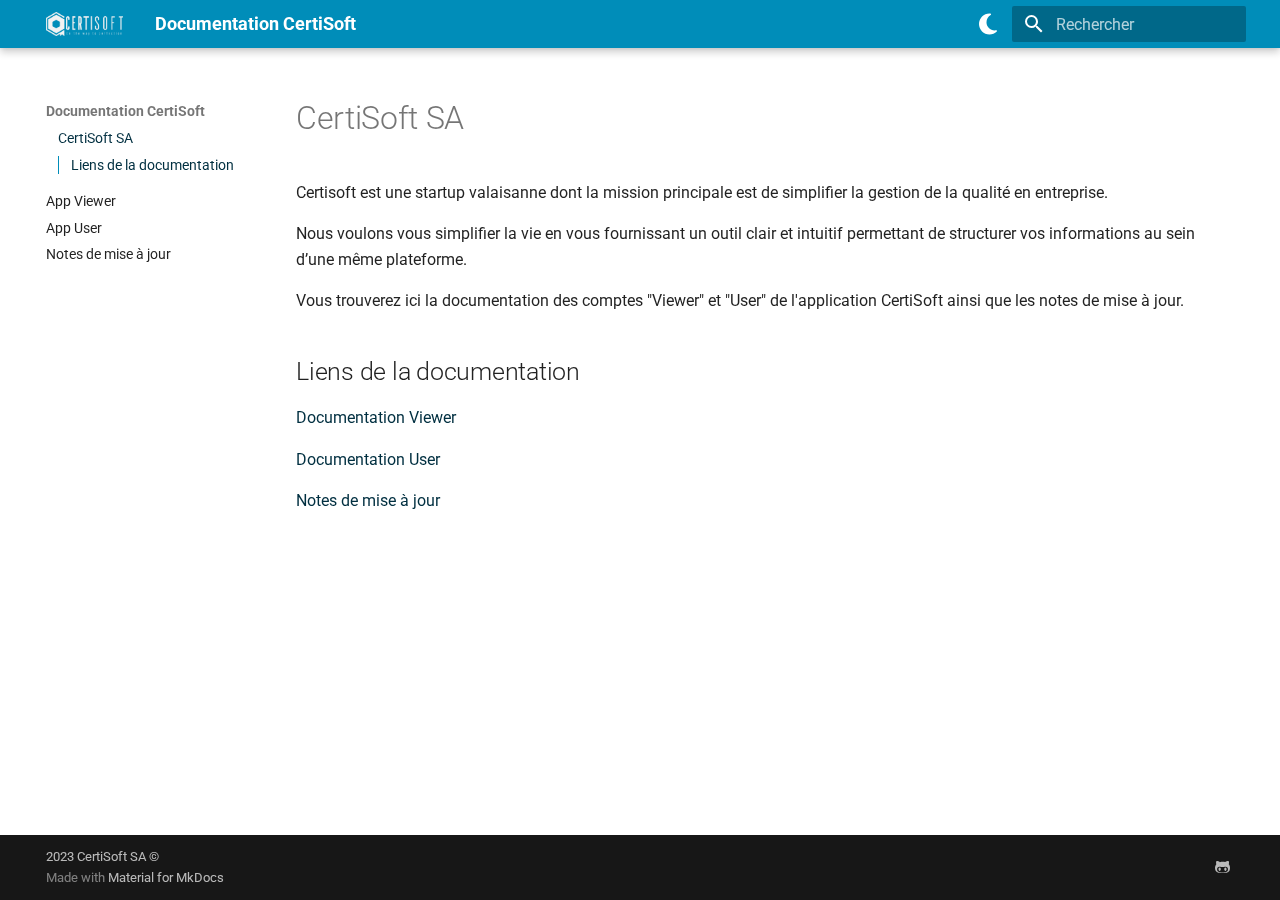
<file: index.html>
<!doctype html>
<html lang="fr" class="no-js">
  <head>
    
      <meta charset="utf-8">
      <meta name="viewport" content="width=device-width,initial-scale=1">
      
      
      
      
      
        <link rel="next" href="02_viewer/">
      
      
      <link rel="icon" href="assets/favicon.ico">
      <meta name="generator" content="mkdocs-1.5.3, mkdocs-material-9.4.6">
    
    
      
        <title>Documentation CertiSoft</title>
      
    
    
      <link rel="stylesheet" href="assets/stylesheets/main.35e1ed30.min.css">
      
        
        <link rel="stylesheet" href="assets/stylesheets/palette.356b1318.min.css">
      
      


    
    
      
    
    
      
        
        
        <link rel="preconnect" href="https://fonts.gstatic.com" crossorigin>
        <link rel="stylesheet" href="https://fonts.googleapis.com/css?family=Roboto:300,300i,400,400i,700,700i%7CRoboto+Mono:400,400i,700,700i&display=fallback">
        <style>:root{--md-text-font:"Roboto";--md-code-font:"Roboto Mono"}</style>
      
    
    
      <link rel="stylesheet" href="stylesheets/theme-colors.css">
    
    <script>__md_scope=new URL(".",location),__md_hash=e=>[...e].reduce((e,_)=>(e<<5)-e+_.charCodeAt(0),0),__md_get=(e,_=localStorage,t=__md_scope)=>JSON.parse(_.getItem(t.pathname+"."+e)),__md_set=(e,_,t=localStorage,a=__md_scope)=>{try{t.setItem(a.pathname+"."+e,JSON.stringify(_))}catch(e){}}</script>
    
      

    
    
    
  </head>
  
  
    
    
      
    
    
    
    
    <body dir="ltr" data-md-color-scheme="default" data-md-color-primary="custom" data-md-color-accent="indigo">
  
    
    
      <script>var palette=__md_get("__palette");if(palette&&"object"==typeof palette.color)for(var key of Object.keys(palette.color))document.body.setAttribute("data-md-color-"+key,palette.color[key])</script>
    
    <input class="md-toggle" data-md-toggle="drawer" type="checkbox" id="__drawer" autocomplete="off">
    <input class="md-toggle" data-md-toggle="search" type="checkbox" id="__search" autocomplete="off">
    <label class="md-overlay" for="__drawer"></label>
    <div data-md-component="skip">
      
        
        <a href="#certisoft-sa" class="md-skip">
          Aller au contenu
        </a>
      
    </div>
    <div data-md-component="announce">
      
    </div>
    
    
      

  

<header class="md-header md-header--shadow" data-md-component="header">
  <nav class="md-header__inner md-grid" aria-label="En-tête">
    <a href="https://certisoft.ch" title="Documentation CertiSoft" class="md-header__button md-logo" aria-label="Documentation CertiSoft" data-md-component="logo">
      
  <img src="assets/certisoft-logo-white.png" alt="logo">

    </a>
    <label class="md-header__button md-icon" for="__drawer">
      
      <svg xmlns="http://www.w3.org/2000/svg" viewBox="0 0 24 24"><path d="M3 6h18v2H3V6m0 5h18v2H3v-2m0 5h18v2H3v-2Z"/></svg>
    </label>
    <div class="md-header__title" data-md-component="header-title">
      <div class="md-header__ellipsis">
        <div class="md-header__topic">
          <span class="md-ellipsis">
            Documentation CertiSoft
          </span>
        </div>
        <div class="md-header__topic" data-md-component="header-topic">
          <span class="md-ellipsis">
            
              CertiSoft SA
            
          </span>
        </div>
      </div>
    </div>
    
      
        <form class="md-header__option" data-md-component="palette">
  
    
    
    
    <input class="md-option" data-md-color-media="" data-md-color-scheme="default" data-md-color-primary="custom" data-md-color-accent="indigo"  aria-label="Mode sombre"  type="radio" name="__palette" id="__palette_1">
    
      <label class="md-header__button md-icon" title="Mode sombre" for="__palette_2" hidden>
        <svg xmlns="http://www.w3.org/2000/svg" viewBox="0 0 384 512"><!--! Font Awesome Free 6.4.2 by @fontawesome - https://fontawesome.com License - https://fontawesome.com/license/free (Icons: CC BY 4.0, Fonts: SIL OFL 1.1, Code: MIT License) Copyright 2023 Fonticons, Inc.--><path d="M223.5 32C100 32 0 132.3 0 256s100 224 223.5 224c60.6 0 115.5-24.2 155.8-63.4 5-4.9 6.3-12.5 3.1-18.7s-10.1-9.7-17-8.5c-9.8 1.7-19.8 2.6-30.1 2.6-96.9 0-175.5-78.8-175.5-176 0-65.8 36-123.1 89.3-153.3 6.1-3.5 9.2-10.5 7.7-17.3s-7.3-11.9-14.3-12.5c-6.3-.5-12.6-.8-19-.8z"/></svg>
      </label>
    
  
    
    
    
    <input class="md-option" data-md-color-media="" data-md-color-scheme="slate" data-md-color-primary="custom" data-md-color-accent="indigo"  aria-label="Mode clair"  type="radio" name="__palette" id="__palette_2">
    
      <label class="md-header__button md-icon" title="Mode clair" for="__palette_1" hidden>
        <svg xmlns="http://www.w3.org/2000/svg" viewBox="0 0 16 16"><path d="M8 12a4 4 0 1 1 0-8 4 4 0 0 1 0 8Zm0-1.5a2.5 2.5 0 1 0 0-5 2.5 2.5 0 0 0 0 5Zm5.657-8.157a.75.75 0 0 1 0 1.061l-1.061 1.06a.749.749 0 0 1-1.275-.326.749.749 0 0 1 .215-.734l1.06-1.06a.75.75 0 0 1 1.06 0Zm-9.193 9.193a.75.75 0 0 1 0 1.06l-1.06 1.061a.75.75 0 1 1-1.061-1.06l1.06-1.061a.75.75 0 0 1 1.061 0ZM8 0a.75.75 0 0 1 .75.75v1.5a.75.75 0 0 1-1.5 0V.75A.75.75 0 0 1 8 0ZM3 8a.75.75 0 0 1-.75.75H.75a.75.75 0 0 1 0-1.5h1.5A.75.75 0 0 1 3 8Zm13 0a.75.75 0 0 1-.75.75h-1.5a.75.75 0 0 1 0-1.5h1.5A.75.75 0 0 1 16 8Zm-8 5a.75.75 0 0 1 .75.75v1.5a.75.75 0 0 1-1.5 0v-1.5A.75.75 0 0 1 8 13Zm3.536-1.464a.75.75 0 0 1 1.06 0l1.061 1.06a.75.75 0 0 1-1.06 1.061l-1.061-1.06a.75.75 0 0 1 0-1.061ZM2.343 2.343a.75.75 0 0 1 1.061 0l1.06 1.061a.751.751 0 0 1-.018 1.042.751.751 0 0 1-1.042.018l-1.06-1.06a.75.75 0 0 1 0-1.06Z"/></svg>
      </label>
    
  
</form>
      
    
    
    
      <label class="md-header__button md-icon" for="__search">
        
        <svg xmlns="http://www.w3.org/2000/svg" viewBox="0 0 24 24"><path d="M9.5 3A6.5 6.5 0 0 1 16 9.5c0 1.61-.59 3.09-1.56 4.23l.27.27h.79l5 5-1.5 1.5-5-5v-.79l-.27-.27A6.516 6.516 0 0 1 9.5 16 6.5 6.5 0 0 1 3 9.5 6.5 6.5 0 0 1 9.5 3m0 2C7 5 5 7 5 9.5S7 14 9.5 14 14 12 14 9.5 12 5 9.5 5Z"/></svg>
      </label>
      <div class="md-search" data-md-component="search" role="dialog">
  <label class="md-search__overlay" for="__search"></label>
  <div class="md-search__inner" role="search">
    <form class="md-search__form" name="search">
      <input type="text" class="md-search__input" name="query" aria-label="Rechercher" placeholder="Rechercher" autocapitalize="off" autocorrect="off" autocomplete="off" spellcheck="false" data-md-component="search-query" required>
      <label class="md-search__icon md-icon" for="__search">
        
        <svg xmlns="http://www.w3.org/2000/svg" viewBox="0 0 24 24"><path d="M9.5 3A6.5 6.5 0 0 1 16 9.5c0 1.61-.59 3.09-1.56 4.23l.27.27h.79l5 5-1.5 1.5-5-5v-.79l-.27-.27A6.516 6.516 0 0 1 9.5 16 6.5 6.5 0 0 1 3 9.5 6.5 6.5 0 0 1 9.5 3m0 2C7 5 5 7 5 9.5S7 14 9.5 14 14 12 14 9.5 12 5 9.5 5Z"/></svg>
        
        <svg xmlns="http://www.w3.org/2000/svg" viewBox="0 0 24 24"><path d="M20 11v2H8l5.5 5.5-1.42 1.42L4.16 12l7.92-7.92L13.5 5.5 8 11h12Z"/></svg>
      </label>
      <nav class="md-search__options" aria-label="Recherche">
        
        <button type="reset" class="md-search__icon md-icon" title="Effacer" aria-label="Effacer" tabindex="-1">
          
          <svg xmlns="http://www.w3.org/2000/svg" viewBox="0 0 24 24"><path d="M19 6.41 17.59 5 12 10.59 6.41 5 5 6.41 10.59 12 5 17.59 6.41 19 12 13.41 17.59 19 19 17.59 13.41 12 19 6.41Z"/></svg>
        </button>
      </nav>
      
        <div class="md-search__suggest" data-md-component="search-suggest"></div>
      
    </form>
    <div class="md-search__output">
      <div class="md-search__scrollwrap" data-md-scrollfix>
        <div class="md-search-result" data-md-component="search-result">
          <div class="md-search-result__meta">
            Initialisation de la recherche
          </div>
          <ol class="md-search-result__list" role="presentation"></ol>
        </div>
      </div>
    </div>
  </div>
</div>
    
    
  </nav>
  
</header>
    
    <div class="md-container" data-md-component="container">
      
      
        
          
        
      
      <main class="md-main" data-md-component="main">
        <div class="md-main__inner md-grid">
          
            
              
              <div class="md-sidebar md-sidebar--primary" data-md-component="sidebar" data-md-type="navigation" >
                <div class="md-sidebar__scrollwrap">
                  <div class="md-sidebar__inner">
                    



  

<nav class="md-nav md-nav--primary md-nav--integrated" aria-label="Navigation" data-md-level="0">
  <label class="md-nav__title" for="__drawer">
    <a href="https://certisoft.ch" title="Documentation CertiSoft" class="md-nav__button md-logo" aria-label="Documentation CertiSoft" data-md-component="logo">
      
  <img src="assets/certisoft-logo-white.png" alt="logo">

    </a>
    Documentation CertiSoft
  </label>
  
  <ul class="md-nav__list" data-md-scrollfix>
    
      
      
  
  
    
  
  
    <li class="md-nav__item md-nav__item--active">
      
      <input class="md-nav__toggle md-toggle" type="checkbox" id="__toc">
      
      
        
      
      
        <label class="md-nav__link md-nav__link--active" for="__toc">
          
  
  <span class="md-ellipsis">
    CertiSoft SA
  </span>
  

          <span class="md-nav__icon md-icon"></span>
        </label>
      
      <a href="." class="md-nav__link md-nav__link--active">
        
  
  <span class="md-ellipsis">
    CertiSoft SA
  </span>
  

      </a>
      
        

<nav class="md-nav md-nav--secondary" aria-label="Table des matières">
  
  
  
    
  
  
    <label class="md-nav__title" for="__toc">
      <span class="md-nav__icon md-icon"></span>
      Table des matières
    </label>
    <ul class="md-nav__list" data-md-component="toc" data-md-scrollfix>
      
        <li class="md-nav__item">
  <a href="#liens-de-la-documentation" class="md-nav__link">
    Liens de la documentation
  </a>
  
</li>
      
    </ul>
  
</nav>
      
    </li>
  

    
      
      
  
  
  
    <li class="md-nav__item">
      <a href="02_viewer/" class="md-nav__link">
        
  
  <span class="md-ellipsis">
    App Viewer
  </span>
  

      </a>
    </li>
  

    
      
      
  
  
  
    <li class="md-nav__item">
      <a href="03_user/" class="md-nav__link">
        
  
  <span class="md-ellipsis">
    App User
  </span>
  

      </a>
    </li>
  

    
      
      
  
  
  
    <li class="md-nav__item">
      <a href="04_release-notes/" class="md-nav__link">
        
  
  <span class="md-ellipsis">
    Notes de mise à jour
  </span>
  

      </a>
    </li>
  

    
  </ul>
</nav>
                  </div>
                </div>
              </div>
            
            
          
          
            <div class="md-content" data-md-component="content">
              <article class="md-content__inner md-typeset">
                
                  


<h1 id="certisoft-sa">CertiSoft SA</h1>
<p>Certisoft est une startup valaisanne dont la mission principale est de simplifier la gestion de la qualité en entreprise. </p>
<p>Nous voulons vous simplifier la vie en vous fournissant un outil clair et intuitif permettant de structurer vos informations au sein d’une même plateforme.</p>
<p>Vous trouverez ici la documentation des comptes "Viewer" et "User" de l'application CertiSoft ainsi que les notes de mise à jour.</p>
<h2 id="liens-de-la-documentation">Liens de la documentation</h2>
<p><a href="02_viewer/">Documentation Viewer</a></p>
<p><a href="03_user/">Documentation User</a></p>
<p><a href="04_release-notes/">Notes de mise à jour</a></p>





                
              </article>
            </div>
          
          
  <script>var tabs=__md_get("__tabs");if(Array.isArray(tabs))e:for(var set of document.querySelectorAll(".tabbed-set")){var tab,labels=set.querySelector(".tabbed-labels");for(tab of tabs)for(var label of labels.getElementsByTagName("label"))if(label.innerText.trim()===tab){var input=document.getElementById(label.htmlFor);input.checked=!0;continue e}}</script>

        </div>
        
      </main>
      
        <footer class="md-footer">
  
  <div class="md-footer-meta md-typeset">
    <div class="md-footer-meta__inner md-grid">
      <div class="md-copyright">
  
    <div class="md-copyright__highlight">
      2023 <a href="https://certisoft.ch" target="_blank">CertiSoft SA</a> &copy;
    </div>
  
  
    Made with
    <a href="https://squidfunk.github.io/mkdocs-material/" target="_blank" rel="noopener">
      Material for MkDocs
    </a>
  
</div>
      
        <div class="md-social">
  
    
    
    
    
      
      
    
    <a href="https://boardmanagementsystems.ch" target="_blank" rel="noopener" title="boardmanagementsystems.ch" class="md-social__link">
      <svg xmlns="http://www.w3.org/2000/svg" viewBox="0 0 480 512"><!--! Font Awesome Free 6.4.2 by @fontawesome - https://fontawesome.com License - https://fontawesome.com/license/free (Icons: CC BY 4.0, Fonts: SIL OFL 1.1, Code: MIT License) Copyright 2023 Fonticons, Inc.--><path d="M186.1 328.7c0 20.9-10.9 55.1-36.7 55.1s-36.7-34.2-36.7-55.1 10.9-55.1 36.7-55.1 36.7 34.2 36.7 55.1zM480 278.2c0 31.9-3.2 65.7-17.5 95-37.9 76.6-142.1 74.8-216.7 74.8-75.8 0-186.2 2.7-225.6-74.8-14.6-29-20.2-63.1-20.2-95 0-41.9 13.9-81.5 41.5-113.6-5.2-15.8-7.7-32.4-7.7-48.8 0-21.5 4.9-32.3 14.6-51.8 45.3 0 74.3 9 108.8 36 29-6.9 58.8-10 88.7-10 27 0 54.2 2.9 80.4 9.2 34-26.7 63-35.2 107.8-35.2 9.8 19.5 14.6 30.3 14.6 51.8 0 16.4-2.6 32.7-7.7 48.2 27.5 32.4 39 72.3 39 114.2zm-64.3 50.5c0-43.9-26.7-82.6-73.5-82.6-18.9 0-37 3.4-56 6-14.9 2.3-29.8 3.2-45.1 3.2-15.2 0-30.1-.9-45.1-3.2-18.7-2.6-37-6-56-6-46.8 0-73.5 38.7-73.5 82.6 0 87.8 80.4 101.3 150.4 101.3h48.2c70.3 0 150.6-13.4 150.6-101.3zm-82.6-55.1c-25.8 0-36.7 34.2-36.7 55.1s10.9 55.1 36.7 55.1 36.7-34.2 36.7-55.1-10.9-55.1-36.7-55.1z"/></svg>
    </a>
  
</div>
      
    </div>
  </div>
</footer>
      
    </div>
    <div class="md-dialog" data-md-component="dialog">
      <div class="md-dialog__inner md-typeset"></div>
    </div>
    
    
    <script id="__config" type="application/json">{"base": ".", "features": ["navigation.sections", "toc.integrate", "search.suggest", "search.highlight", "content.tabs.link", "content.code.annotation", "content.code.copy"], "search": "assets/javascripts/workers/search.f886a092.min.js", "translations": {"clipboard.copied": "Copi\u00e9 dans le presse-papier", "clipboard.copy": "Copier dans le presse-papier", "search.result.more.one": "1 de plus sur cette page", "search.result.more.other": "# de plus sur cette page", "search.result.none": "Aucun document trouv\u00e9", "search.result.one": "1 document trouv\u00e9", "search.result.other": "# documents trouv\u00e9s", "search.result.placeholder": "Taper pour d\u00e9marrer la recherche", "search.result.term.missing": "Non trouv\u00e9", "select.version": "S\u00e9lectionner la version"}}</script>
    
    
      <script src="assets/javascripts/bundle.aecac24b.min.js"></script>
      
    
  </body>
</html>
</file>
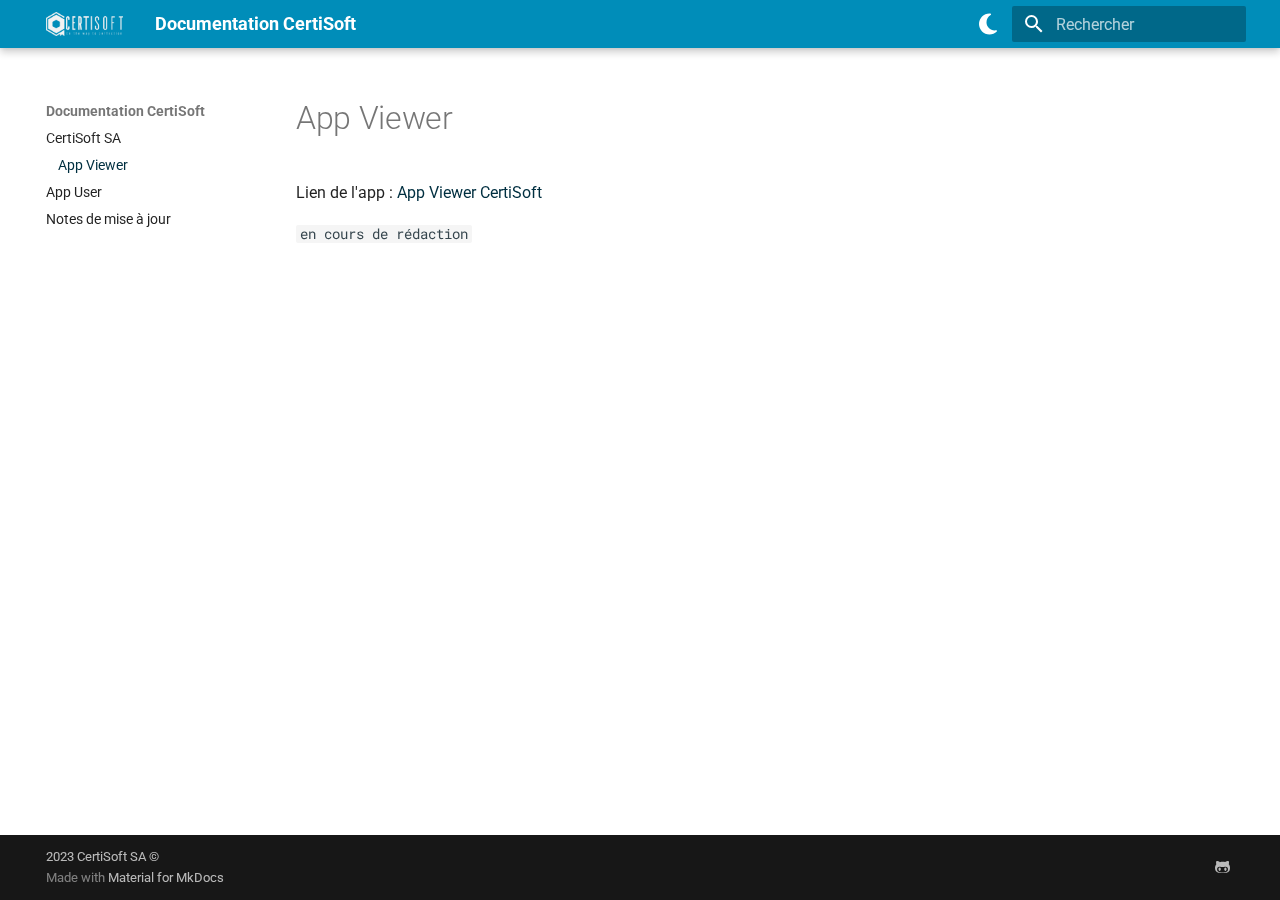
<file: 02_viewer/index.html>
<!doctype html>
<html lang="fr" class="no-js">
  <head>
    
      <meta charset="utf-8">
      <meta name="viewport" content="width=device-width,initial-scale=1">
      
      
      
      
        <link rel="prev" href="..">
      
      
        <link rel="next" href="../03_user/">
      
      
      <link rel="icon" href="../assets/favicon.ico">
      <meta name="generator" content="mkdocs-1.5.3, mkdocs-material-9.4.6">
    
    
      
        <title>App Viewer - Documentation CertiSoft</title>
      
    
    
      <link rel="stylesheet" href="../assets/stylesheets/main.35e1ed30.min.css">
      
        
        <link rel="stylesheet" href="../assets/stylesheets/palette.356b1318.min.css">
      
      


    
    
      
    
    
      
        
        
        <link rel="preconnect" href="https://fonts.gstatic.com" crossorigin>
        <link rel="stylesheet" href="https://fonts.googleapis.com/css?family=Roboto:300,300i,400,400i,700,700i%7CRoboto+Mono:400,400i,700,700i&display=fallback">
        <style>:root{--md-text-font:"Roboto";--md-code-font:"Roboto Mono"}</style>
      
    
    
      <link rel="stylesheet" href="../stylesheets/theme-colors.css">
    
    <script>__md_scope=new URL("..",location),__md_hash=e=>[...e].reduce((e,_)=>(e<<5)-e+_.charCodeAt(0),0),__md_get=(e,_=localStorage,t=__md_scope)=>JSON.parse(_.getItem(t.pathname+"."+e)),__md_set=(e,_,t=localStorage,a=__md_scope)=>{try{t.setItem(a.pathname+"."+e,JSON.stringify(_))}catch(e){}}</script>
    
      

    
    
    
  </head>
  
  
    
    
      
    
    
    
    
    <body dir="ltr" data-md-color-scheme="default" data-md-color-primary="custom" data-md-color-accent="indigo">
  
    
    
      <script>var palette=__md_get("__palette");if(palette&&"object"==typeof palette.color)for(var key of Object.keys(palette.color))document.body.setAttribute("data-md-color-"+key,palette.color[key])</script>
    
    <input class="md-toggle" data-md-toggle="drawer" type="checkbox" id="__drawer" autocomplete="off">
    <input class="md-toggle" data-md-toggle="search" type="checkbox" id="__search" autocomplete="off">
    <label class="md-overlay" for="__drawer"></label>
    <div data-md-component="skip">
      
        
        <a href="#app-viewer" class="md-skip">
          Aller au contenu
        </a>
      
    </div>
    <div data-md-component="announce">
      
    </div>
    
    
      

  

<header class="md-header md-header--shadow" data-md-component="header">
  <nav class="md-header__inner md-grid" aria-label="En-tête">
    <a href="https://certisoft.ch" title="Documentation CertiSoft" class="md-header__button md-logo" aria-label="Documentation CertiSoft" data-md-component="logo">
      
  <img src="../assets/certisoft-logo-white.png" alt="logo">

    </a>
    <label class="md-header__button md-icon" for="__drawer">
      
      <svg xmlns="http://www.w3.org/2000/svg" viewBox="0 0 24 24"><path d="M3 6h18v2H3V6m0 5h18v2H3v-2m0 5h18v2H3v-2Z"/></svg>
    </label>
    <div class="md-header__title" data-md-component="header-title">
      <div class="md-header__ellipsis">
        <div class="md-header__topic">
          <span class="md-ellipsis">
            Documentation CertiSoft
          </span>
        </div>
        <div class="md-header__topic" data-md-component="header-topic">
          <span class="md-ellipsis">
            
              App Viewer
            
          </span>
        </div>
      </div>
    </div>
    
      
        <form class="md-header__option" data-md-component="palette">
  
    
    
    
    <input class="md-option" data-md-color-media="" data-md-color-scheme="default" data-md-color-primary="custom" data-md-color-accent="indigo"  aria-label="Mode sombre"  type="radio" name="__palette" id="__palette_1">
    
      <label class="md-header__button md-icon" title="Mode sombre" for="__palette_2" hidden>
        <svg xmlns="http://www.w3.org/2000/svg" viewBox="0 0 384 512"><!--! Font Awesome Free 6.4.2 by @fontawesome - https://fontawesome.com License - https://fontawesome.com/license/free (Icons: CC BY 4.0, Fonts: SIL OFL 1.1, Code: MIT License) Copyright 2023 Fonticons, Inc.--><path d="M223.5 32C100 32 0 132.3 0 256s100 224 223.5 224c60.6 0 115.5-24.2 155.8-63.4 5-4.9 6.3-12.5 3.1-18.7s-10.1-9.7-17-8.5c-9.8 1.7-19.8 2.6-30.1 2.6-96.9 0-175.5-78.8-175.5-176 0-65.8 36-123.1 89.3-153.3 6.1-3.5 9.2-10.5 7.7-17.3s-7.3-11.9-14.3-12.5c-6.3-.5-12.6-.8-19-.8z"/></svg>
      </label>
    
  
    
    
    
    <input class="md-option" data-md-color-media="" data-md-color-scheme="slate" data-md-color-primary="custom" data-md-color-accent="indigo"  aria-label="Mode clair"  type="radio" name="__palette" id="__palette_2">
    
      <label class="md-header__button md-icon" title="Mode clair" for="__palette_1" hidden>
        <svg xmlns="http://www.w3.org/2000/svg" viewBox="0 0 16 16"><path d="M8 12a4 4 0 1 1 0-8 4 4 0 0 1 0 8Zm0-1.5a2.5 2.5 0 1 0 0-5 2.5 2.5 0 0 0 0 5Zm5.657-8.157a.75.75 0 0 1 0 1.061l-1.061 1.06a.749.749 0 0 1-1.275-.326.749.749 0 0 1 .215-.734l1.06-1.06a.75.75 0 0 1 1.06 0Zm-9.193 9.193a.75.75 0 0 1 0 1.06l-1.06 1.061a.75.75 0 1 1-1.061-1.06l1.06-1.061a.75.75 0 0 1 1.061 0ZM8 0a.75.75 0 0 1 .75.75v1.5a.75.75 0 0 1-1.5 0V.75A.75.75 0 0 1 8 0ZM3 8a.75.75 0 0 1-.75.75H.75a.75.75 0 0 1 0-1.5h1.5A.75.75 0 0 1 3 8Zm13 0a.75.75 0 0 1-.75.75h-1.5a.75.75 0 0 1 0-1.5h1.5A.75.75 0 0 1 16 8Zm-8 5a.75.75 0 0 1 .75.75v1.5a.75.75 0 0 1-1.5 0v-1.5A.75.75 0 0 1 8 13Zm3.536-1.464a.75.75 0 0 1 1.06 0l1.061 1.06a.75.75 0 0 1-1.06 1.061l-1.061-1.06a.75.75 0 0 1 0-1.061ZM2.343 2.343a.75.75 0 0 1 1.061 0l1.06 1.061a.751.751 0 0 1-.018 1.042.751.751 0 0 1-1.042.018l-1.06-1.06a.75.75 0 0 1 0-1.06Z"/></svg>
      </label>
    
  
</form>
      
    
    
    
      <label class="md-header__button md-icon" for="__search">
        
        <svg xmlns="http://www.w3.org/2000/svg" viewBox="0 0 24 24"><path d="M9.5 3A6.5 6.5 0 0 1 16 9.5c0 1.61-.59 3.09-1.56 4.23l.27.27h.79l5 5-1.5 1.5-5-5v-.79l-.27-.27A6.516 6.516 0 0 1 9.5 16 6.5 6.5 0 0 1 3 9.5 6.5 6.5 0 0 1 9.5 3m0 2C7 5 5 7 5 9.5S7 14 9.5 14 14 12 14 9.5 12 5 9.5 5Z"/></svg>
      </label>
      <div class="md-search" data-md-component="search" role="dialog">
  <label class="md-search__overlay" for="__search"></label>
  <div class="md-search__inner" role="search">
    <form class="md-search__form" name="search">
      <input type="text" class="md-search__input" name="query" aria-label="Rechercher" placeholder="Rechercher" autocapitalize="off" autocorrect="off" autocomplete="off" spellcheck="false" data-md-component="search-query" required>
      <label class="md-search__icon md-icon" for="__search">
        
        <svg xmlns="http://www.w3.org/2000/svg" viewBox="0 0 24 24"><path d="M9.5 3A6.5 6.5 0 0 1 16 9.5c0 1.61-.59 3.09-1.56 4.23l.27.27h.79l5 5-1.5 1.5-5-5v-.79l-.27-.27A6.516 6.516 0 0 1 9.5 16 6.5 6.5 0 0 1 3 9.5 6.5 6.5 0 0 1 9.5 3m0 2C7 5 5 7 5 9.5S7 14 9.5 14 14 12 14 9.5 12 5 9.5 5Z"/></svg>
        
        <svg xmlns="http://www.w3.org/2000/svg" viewBox="0 0 24 24"><path d="M20 11v2H8l5.5 5.5-1.42 1.42L4.16 12l7.92-7.92L13.5 5.5 8 11h12Z"/></svg>
      </label>
      <nav class="md-search__options" aria-label="Recherche">
        
        <button type="reset" class="md-search__icon md-icon" title="Effacer" aria-label="Effacer" tabindex="-1">
          
          <svg xmlns="http://www.w3.org/2000/svg" viewBox="0 0 24 24"><path d="M19 6.41 17.59 5 12 10.59 6.41 5 5 6.41 10.59 12 5 17.59 6.41 19 12 13.41 17.59 19 19 17.59 13.41 12 19 6.41Z"/></svg>
        </button>
      </nav>
      
        <div class="md-search__suggest" data-md-component="search-suggest"></div>
      
    </form>
    <div class="md-search__output">
      <div class="md-search__scrollwrap" data-md-scrollfix>
        <div class="md-search-result" data-md-component="search-result">
          <div class="md-search-result__meta">
            Initialisation de la recherche
          </div>
          <ol class="md-search-result__list" role="presentation"></ol>
        </div>
      </div>
    </div>
  </div>
</div>
    
    
  </nav>
  
</header>
    
    <div class="md-container" data-md-component="container">
      
      
        
          
        
      
      <main class="md-main" data-md-component="main">
        <div class="md-main__inner md-grid">
          
            
              
              <div class="md-sidebar md-sidebar--primary" data-md-component="sidebar" data-md-type="navigation" >
                <div class="md-sidebar__scrollwrap">
                  <div class="md-sidebar__inner">
                    



  

<nav class="md-nav md-nav--primary md-nav--integrated" aria-label="Navigation" data-md-level="0">
  <label class="md-nav__title" for="__drawer">
    <a href="https://certisoft.ch" title="Documentation CertiSoft" class="md-nav__button md-logo" aria-label="Documentation CertiSoft" data-md-component="logo">
      
  <img src="../assets/certisoft-logo-white.png" alt="logo">

    </a>
    Documentation CertiSoft
  </label>
  
  <ul class="md-nav__list" data-md-scrollfix>
    
      
      
  
  
  
    <li class="md-nav__item">
      <a href=".." class="md-nav__link">
        
  
  <span class="md-ellipsis">
    CertiSoft SA
  </span>
  

      </a>
    </li>
  

    
      
      
  
  
    
  
  
    <li class="md-nav__item md-nav__item--active">
      
      <input class="md-nav__toggle md-toggle" type="checkbox" id="__toc">
      
      
        
      
      
      <a href="./" class="md-nav__link md-nav__link--active">
        
  
  <span class="md-ellipsis">
    App Viewer
  </span>
  

      </a>
      
    </li>
  

    
      
      
  
  
  
    <li class="md-nav__item">
      <a href="../03_user/" class="md-nav__link">
        
  
  <span class="md-ellipsis">
    App User
  </span>
  

      </a>
    </li>
  

    
      
      
  
  
  
    <li class="md-nav__item">
      <a href="../04_release-notes/" class="md-nav__link">
        
  
  <span class="md-ellipsis">
    Notes de mise à jour
  </span>
  

      </a>
    </li>
  

    
  </ul>
</nav>
                  </div>
                </div>
              </div>
            
            
          
          
            <div class="md-content" data-md-component="content">
              <article class="md-content__inner md-typeset">
                
                  


<h1 id="app-viewer">App Viewer</h1>
<p>Lien de l'app : <a href="https://app.certisoft.ch" target="_blank">App Viewer CertiSoft</a></p>
<p><code>en cours de rédaction</code></p>





                
              </article>
            </div>
          
          
  <script>var tabs=__md_get("__tabs");if(Array.isArray(tabs))e:for(var set of document.querySelectorAll(".tabbed-set")){var tab,labels=set.querySelector(".tabbed-labels");for(tab of tabs)for(var label of labels.getElementsByTagName("label"))if(label.innerText.trim()===tab){var input=document.getElementById(label.htmlFor);input.checked=!0;continue e}}</script>

        </div>
        
      </main>
      
        <footer class="md-footer">
  
  <div class="md-footer-meta md-typeset">
    <div class="md-footer-meta__inner md-grid">
      <div class="md-copyright">
  
    <div class="md-copyright__highlight">
      2023 <a href="https://certisoft.ch" target="_blank">CertiSoft SA</a> &copy;
    </div>
  
  
    Made with
    <a href="https://squidfunk.github.io/mkdocs-material/" target="_blank" rel="noopener">
      Material for MkDocs
    </a>
  
</div>
      
        <div class="md-social">
  
    
    
    
    
      
      
    
    <a href="https://boardmanagementsystems.ch" target="_blank" rel="noopener" title="boardmanagementsystems.ch" class="md-social__link">
      <svg xmlns="http://www.w3.org/2000/svg" viewBox="0 0 480 512"><!--! Font Awesome Free 6.4.2 by @fontawesome - https://fontawesome.com License - https://fontawesome.com/license/free (Icons: CC BY 4.0, Fonts: SIL OFL 1.1, Code: MIT License) Copyright 2023 Fonticons, Inc.--><path d="M186.1 328.7c0 20.9-10.9 55.1-36.7 55.1s-36.7-34.2-36.7-55.1 10.9-55.1 36.7-55.1 36.7 34.2 36.7 55.1zM480 278.2c0 31.9-3.2 65.7-17.5 95-37.9 76.6-142.1 74.8-216.7 74.8-75.8 0-186.2 2.7-225.6-74.8-14.6-29-20.2-63.1-20.2-95 0-41.9 13.9-81.5 41.5-113.6-5.2-15.8-7.7-32.4-7.7-48.8 0-21.5 4.9-32.3 14.6-51.8 45.3 0 74.3 9 108.8 36 29-6.9 58.8-10 88.7-10 27 0 54.2 2.9 80.4 9.2 34-26.7 63-35.2 107.8-35.2 9.8 19.5 14.6 30.3 14.6 51.8 0 16.4-2.6 32.7-7.7 48.2 27.5 32.4 39 72.3 39 114.2zm-64.3 50.5c0-43.9-26.7-82.6-73.5-82.6-18.9 0-37 3.4-56 6-14.9 2.3-29.8 3.2-45.1 3.2-15.2 0-30.1-.9-45.1-3.2-18.7-2.6-37-6-56-6-46.8 0-73.5 38.7-73.5 82.6 0 87.8 80.4 101.3 150.4 101.3h48.2c70.3 0 150.6-13.4 150.6-101.3zm-82.6-55.1c-25.8 0-36.7 34.2-36.7 55.1s10.9 55.1 36.7 55.1 36.7-34.2 36.7-55.1-10.9-55.1-36.7-55.1z"/></svg>
    </a>
  
</div>
      
    </div>
  </div>
</footer>
      
    </div>
    <div class="md-dialog" data-md-component="dialog">
      <div class="md-dialog__inner md-typeset"></div>
    </div>
    
    
    <script id="__config" type="application/json">{"base": "..", "features": ["navigation.sections", "toc.integrate", "search.suggest", "search.highlight", "content.tabs.link", "content.code.annotation", "content.code.copy"], "search": "../assets/javascripts/workers/search.f886a092.min.js", "translations": {"clipboard.copied": "Copi\u00e9 dans le presse-papier", "clipboard.copy": "Copier dans le presse-papier", "search.result.more.one": "1 de plus sur cette page", "search.result.more.other": "# de plus sur cette page", "search.result.none": "Aucun document trouv\u00e9", "search.result.one": "1 document trouv\u00e9", "search.result.other": "# documents trouv\u00e9s", "search.result.placeholder": "Taper pour d\u00e9marrer la recherche", "search.result.term.missing": "Non trouv\u00e9", "select.version": "S\u00e9lectionner la version"}}</script>
    
    
      <script src="../assets/javascripts/bundle.aecac24b.min.js"></script>
      
    
  </body>
</html>
</file>
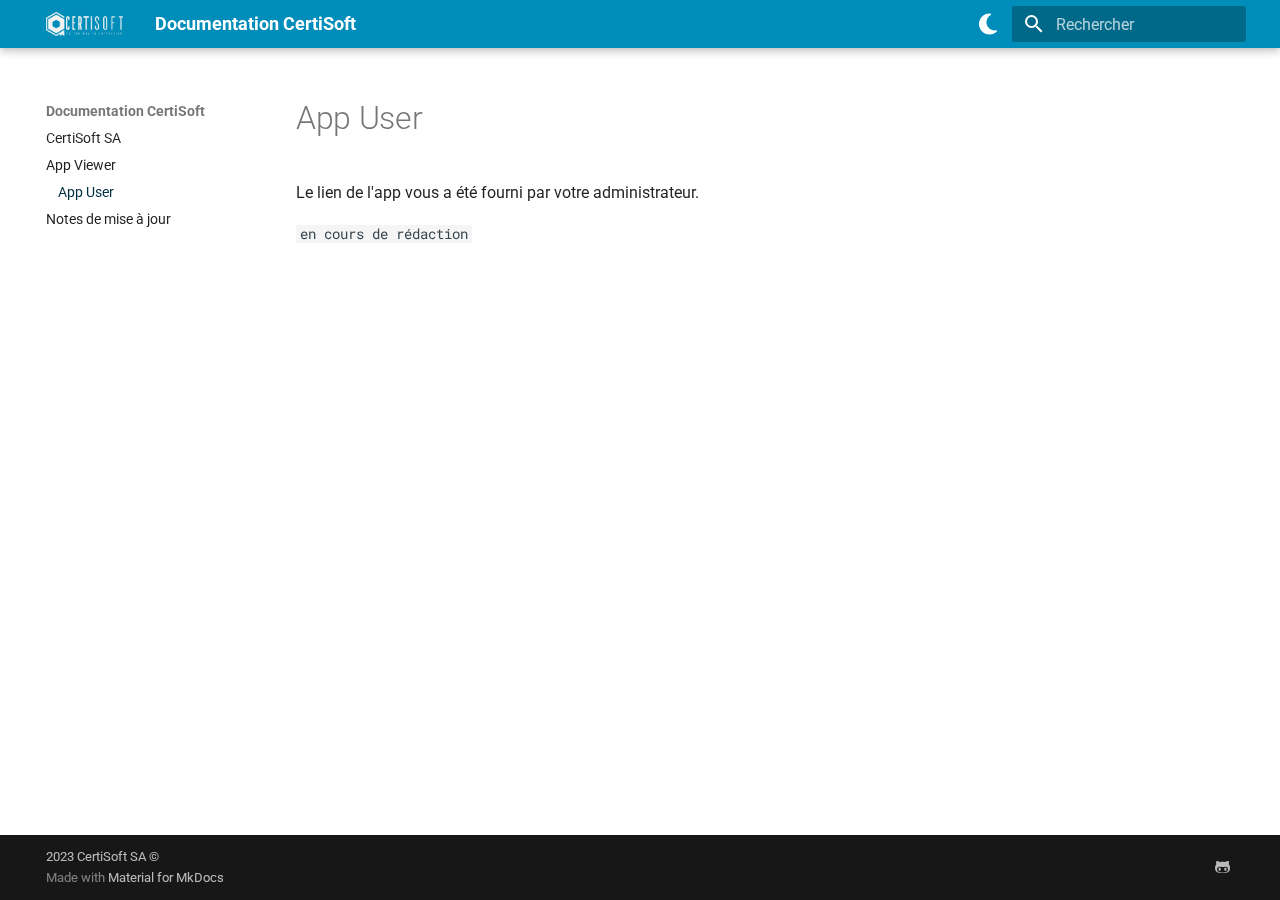
<file: 03_user/index.html>
<!doctype html>
<html lang="fr" class="no-js">
  <head>
    
      <meta charset="utf-8">
      <meta name="viewport" content="width=device-width,initial-scale=1">
      
      
      
      
        <link rel="prev" href="../02_viewer/">
      
      
        <link rel="next" href="../04_release-notes/">
      
      
      <link rel="icon" href="../assets/favicon.ico">
      <meta name="generator" content="mkdocs-1.5.3, mkdocs-material-9.4.6">
    
    
      
        <title>App User - Documentation CertiSoft</title>
      
    
    
      <link rel="stylesheet" href="../assets/stylesheets/main.35e1ed30.min.css">
      
        
        <link rel="stylesheet" href="../assets/stylesheets/palette.356b1318.min.css">
      
      


    
    
      
    
    
      
        
        
        <link rel="preconnect" href="https://fonts.gstatic.com" crossorigin>
        <link rel="stylesheet" href="https://fonts.googleapis.com/css?family=Roboto:300,300i,400,400i,700,700i%7CRoboto+Mono:400,400i,700,700i&display=fallback">
        <style>:root{--md-text-font:"Roboto";--md-code-font:"Roboto Mono"}</style>
      
    
    
      <link rel="stylesheet" href="../stylesheets/theme-colors.css">
    
    <script>__md_scope=new URL("..",location),__md_hash=e=>[...e].reduce((e,_)=>(e<<5)-e+_.charCodeAt(0),0),__md_get=(e,_=localStorage,t=__md_scope)=>JSON.parse(_.getItem(t.pathname+"."+e)),__md_set=(e,_,t=localStorage,a=__md_scope)=>{try{t.setItem(a.pathname+"."+e,JSON.stringify(_))}catch(e){}}</script>
    
      

    
    
    
  </head>
  
  
    
    
      
    
    
    
    
    <body dir="ltr" data-md-color-scheme="default" data-md-color-primary="custom" data-md-color-accent="indigo">
  
    
    
      <script>var palette=__md_get("__palette");if(palette&&"object"==typeof palette.color)for(var key of Object.keys(palette.color))document.body.setAttribute("data-md-color-"+key,palette.color[key])</script>
    
    <input class="md-toggle" data-md-toggle="drawer" type="checkbox" id="__drawer" autocomplete="off">
    <input class="md-toggle" data-md-toggle="search" type="checkbox" id="__search" autocomplete="off">
    <label class="md-overlay" for="__drawer"></label>
    <div data-md-component="skip">
      
        
        <a href="#app-user" class="md-skip">
          Aller au contenu
        </a>
      
    </div>
    <div data-md-component="announce">
      
    </div>
    
    
      

  

<header class="md-header md-header--shadow" data-md-component="header">
  <nav class="md-header__inner md-grid" aria-label="En-tête">
    <a href="https://certisoft.ch" title="Documentation CertiSoft" class="md-header__button md-logo" aria-label="Documentation CertiSoft" data-md-component="logo">
      
  <img src="../assets/certisoft-logo-white.png" alt="logo">

    </a>
    <label class="md-header__button md-icon" for="__drawer">
      
      <svg xmlns="http://www.w3.org/2000/svg" viewBox="0 0 24 24"><path d="M3 6h18v2H3V6m0 5h18v2H3v-2m0 5h18v2H3v-2Z"/></svg>
    </label>
    <div class="md-header__title" data-md-component="header-title">
      <div class="md-header__ellipsis">
        <div class="md-header__topic">
          <span class="md-ellipsis">
            Documentation CertiSoft
          </span>
        </div>
        <div class="md-header__topic" data-md-component="header-topic">
          <span class="md-ellipsis">
            
              App User
            
          </span>
        </div>
      </div>
    </div>
    
      
        <form class="md-header__option" data-md-component="palette">
  
    
    
    
    <input class="md-option" data-md-color-media="" data-md-color-scheme="default" data-md-color-primary="custom" data-md-color-accent="indigo"  aria-label="Mode sombre"  type="radio" name="__palette" id="__palette_1">
    
      <label class="md-header__button md-icon" title="Mode sombre" for="__palette_2" hidden>
        <svg xmlns="http://www.w3.org/2000/svg" viewBox="0 0 384 512"><!--! Font Awesome Free 6.4.2 by @fontawesome - https://fontawesome.com License - https://fontawesome.com/license/free (Icons: CC BY 4.0, Fonts: SIL OFL 1.1, Code: MIT License) Copyright 2023 Fonticons, Inc.--><path d="M223.5 32C100 32 0 132.3 0 256s100 224 223.5 224c60.6 0 115.5-24.2 155.8-63.4 5-4.9 6.3-12.5 3.1-18.7s-10.1-9.7-17-8.5c-9.8 1.7-19.8 2.6-30.1 2.6-96.9 0-175.5-78.8-175.5-176 0-65.8 36-123.1 89.3-153.3 6.1-3.5 9.2-10.5 7.7-17.3s-7.3-11.9-14.3-12.5c-6.3-.5-12.6-.8-19-.8z"/></svg>
      </label>
    
  
    
    
    
    <input class="md-option" data-md-color-media="" data-md-color-scheme="slate" data-md-color-primary="custom" data-md-color-accent="indigo"  aria-label="Mode clair"  type="radio" name="__palette" id="__palette_2">
    
      <label class="md-header__button md-icon" title="Mode clair" for="__palette_1" hidden>
        <svg xmlns="http://www.w3.org/2000/svg" viewBox="0 0 16 16"><path d="M8 12a4 4 0 1 1 0-8 4 4 0 0 1 0 8Zm0-1.5a2.5 2.5 0 1 0 0-5 2.5 2.5 0 0 0 0 5Zm5.657-8.157a.75.75 0 0 1 0 1.061l-1.061 1.06a.749.749 0 0 1-1.275-.326.749.749 0 0 1 .215-.734l1.06-1.06a.75.75 0 0 1 1.06 0Zm-9.193 9.193a.75.75 0 0 1 0 1.06l-1.06 1.061a.75.75 0 1 1-1.061-1.06l1.06-1.061a.75.75 0 0 1 1.061 0ZM8 0a.75.75 0 0 1 .75.75v1.5a.75.75 0 0 1-1.5 0V.75A.75.75 0 0 1 8 0ZM3 8a.75.75 0 0 1-.75.75H.75a.75.75 0 0 1 0-1.5h1.5A.75.75 0 0 1 3 8Zm13 0a.75.75 0 0 1-.75.75h-1.5a.75.75 0 0 1 0-1.5h1.5A.75.75 0 0 1 16 8Zm-8 5a.75.75 0 0 1 .75.75v1.5a.75.75 0 0 1-1.5 0v-1.5A.75.75 0 0 1 8 13Zm3.536-1.464a.75.75 0 0 1 1.06 0l1.061 1.06a.75.75 0 0 1-1.06 1.061l-1.061-1.06a.75.75 0 0 1 0-1.061ZM2.343 2.343a.75.75 0 0 1 1.061 0l1.06 1.061a.751.751 0 0 1-.018 1.042.751.751 0 0 1-1.042.018l-1.06-1.06a.75.75 0 0 1 0-1.06Z"/></svg>
      </label>
    
  
</form>
      
    
    
    
      <label class="md-header__button md-icon" for="__search">
        
        <svg xmlns="http://www.w3.org/2000/svg" viewBox="0 0 24 24"><path d="M9.5 3A6.5 6.5 0 0 1 16 9.5c0 1.61-.59 3.09-1.56 4.23l.27.27h.79l5 5-1.5 1.5-5-5v-.79l-.27-.27A6.516 6.516 0 0 1 9.5 16 6.5 6.5 0 0 1 3 9.5 6.5 6.5 0 0 1 9.5 3m0 2C7 5 5 7 5 9.5S7 14 9.5 14 14 12 14 9.5 12 5 9.5 5Z"/></svg>
      </label>
      <div class="md-search" data-md-component="search" role="dialog">
  <label class="md-search__overlay" for="__search"></label>
  <div class="md-search__inner" role="search">
    <form class="md-search__form" name="search">
      <input type="text" class="md-search__input" name="query" aria-label="Rechercher" placeholder="Rechercher" autocapitalize="off" autocorrect="off" autocomplete="off" spellcheck="false" data-md-component="search-query" required>
      <label class="md-search__icon md-icon" for="__search">
        
        <svg xmlns="http://www.w3.org/2000/svg" viewBox="0 0 24 24"><path d="M9.5 3A6.5 6.5 0 0 1 16 9.5c0 1.61-.59 3.09-1.56 4.23l.27.27h.79l5 5-1.5 1.5-5-5v-.79l-.27-.27A6.516 6.516 0 0 1 9.5 16 6.5 6.5 0 0 1 3 9.5 6.5 6.5 0 0 1 9.5 3m0 2C7 5 5 7 5 9.5S7 14 9.5 14 14 12 14 9.5 12 5 9.5 5Z"/></svg>
        
        <svg xmlns="http://www.w3.org/2000/svg" viewBox="0 0 24 24"><path d="M20 11v2H8l5.5 5.5-1.42 1.42L4.16 12l7.92-7.92L13.5 5.5 8 11h12Z"/></svg>
      </label>
      <nav class="md-search__options" aria-label="Recherche">
        
        <button type="reset" class="md-search__icon md-icon" title="Effacer" aria-label="Effacer" tabindex="-1">
          
          <svg xmlns="http://www.w3.org/2000/svg" viewBox="0 0 24 24"><path d="M19 6.41 17.59 5 12 10.59 6.41 5 5 6.41 10.59 12 5 17.59 6.41 19 12 13.41 17.59 19 19 17.59 13.41 12 19 6.41Z"/></svg>
        </button>
      </nav>
      
        <div class="md-search__suggest" data-md-component="search-suggest"></div>
      
    </form>
    <div class="md-search__output">
      <div class="md-search__scrollwrap" data-md-scrollfix>
        <div class="md-search-result" data-md-component="search-result">
          <div class="md-search-result__meta">
            Initialisation de la recherche
          </div>
          <ol class="md-search-result__list" role="presentation"></ol>
        </div>
      </div>
    </div>
  </div>
</div>
    
    
  </nav>
  
</header>
    
    <div class="md-container" data-md-component="container">
      
      
        
          
        
      
      <main class="md-main" data-md-component="main">
        <div class="md-main__inner md-grid">
          
            
              
              <div class="md-sidebar md-sidebar--primary" data-md-component="sidebar" data-md-type="navigation" >
                <div class="md-sidebar__scrollwrap">
                  <div class="md-sidebar__inner">
                    



  

<nav class="md-nav md-nav--primary md-nav--integrated" aria-label="Navigation" data-md-level="0">
  <label class="md-nav__title" for="__drawer">
    <a href="https://certisoft.ch" title="Documentation CertiSoft" class="md-nav__button md-logo" aria-label="Documentation CertiSoft" data-md-component="logo">
      
  <img src="../assets/certisoft-logo-white.png" alt="logo">

    </a>
    Documentation CertiSoft
  </label>
  
  <ul class="md-nav__list" data-md-scrollfix>
    
      
      
  
  
  
    <li class="md-nav__item">
      <a href=".." class="md-nav__link">
        
  
  <span class="md-ellipsis">
    CertiSoft SA
  </span>
  

      </a>
    </li>
  

    
      
      
  
  
  
    <li class="md-nav__item">
      <a href="../02_viewer/" class="md-nav__link">
        
  
  <span class="md-ellipsis">
    App Viewer
  </span>
  

      </a>
    </li>
  

    
      
      
  
  
    
  
  
    <li class="md-nav__item md-nav__item--active">
      
      <input class="md-nav__toggle md-toggle" type="checkbox" id="__toc">
      
      
        
      
      
      <a href="./" class="md-nav__link md-nav__link--active">
        
  
  <span class="md-ellipsis">
    App User
  </span>
  

      </a>
      
    </li>
  

    
      
      
  
  
  
    <li class="md-nav__item">
      <a href="../04_release-notes/" class="md-nav__link">
        
  
  <span class="md-ellipsis">
    Notes de mise à jour
  </span>
  

      </a>
    </li>
  

    
  </ul>
</nav>
                  </div>
                </div>
              </div>
            
            
          
          
            <div class="md-content" data-md-component="content">
              <article class="md-content__inner md-typeset">
                
                  


<h1 id="app-user">App User</h1>
<p>Le lien de l'app vous a été fourni par votre administrateur. </p>
<p><code>en cours de rédaction</code></p>





                
              </article>
            </div>
          
          
  <script>var tabs=__md_get("__tabs");if(Array.isArray(tabs))e:for(var set of document.querySelectorAll(".tabbed-set")){var tab,labels=set.querySelector(".tabbed-labels");for(tab of tabs)for(var label of labels.getElementsByTagName("label"))if(label.innerText.trim()===tab){var input=document.getElementById(label.htmlFor);input.checked=!0;continue e}}</script>

        </div>
        
      </main>
      
        <footer class="md-footer">
  
  <div class="md-footer-meta md-typeset">
    <div class="md-footer-meta__inner md-grid">
      <div class="md-copyright">
  
    <div class="md-copyright__highlight">
      2023 <a href="https://certisoft.ch" target="_blank">CertiSoft SA</a> &copy;
    </div>
  
  
    Made with
    <a href="https://squidfunk.github.io/mkdocs-material/" target="_blank" rel="noopener">
      Material for MkDocs
    </a>
  
</div>
      
        <div class="md-social">
  
    
    
    
    
      
      
    
    <a href="https://boardmanagementsystems.ch" target="_blank" rel="noopener" title="boardmanagementsystems.ch" class="md-social__link">
      <svg xmlns="http://www.w3.org/2000/svg" viewBox="0 0 480 512"><!--! Font Awesome Free 6.4.2 by @fontawesome - https://fontawesome.com License - https://fontawesome.com/license/free (Icons: CC BY 4.0, Fonts: SIL OFL 1.1, Code: MIT License) Copyright 2023 Fonticons, Inc.--><path d="M186.1 328.7c0 20.9-10.9 55.1-36.7 55.1s-36.7-34.2-36.7-55.1 10.9-55.1 36.7-55.1 36.7 34.2 36.7 55.1zM480 278.2c0 31.9-3.2 65.7-17.5 95-37.9 76.6-142.1 74.8-216.7 74.8-75.8 0-186.2 2.7-225.6-74.8-14.6-29-20.2-63.1-20.2-95 0-41.9 13.9-81.5 41.5-113.6-5.2-15.8-7.7-32.4-7.7-48.8 0-21.5 4.9-32.3 14.6-51.8 45.3 0 74.3 9 108.8 36 29-6.9 58.8-10 88.7-10 27 0 54.2 2.9 80.4 9.2 34-26.7 63-35.2 107.8-35.2 9.8 19.5 14.6 30.3 14.6 51.8 0 16.4-2.6 32.7-7.7 48.2 27.5 32.4 39 72.3 39 114.2zm-64.3 50.5c0-43.9-26.7-82.6-73.5-82.6-18.9 0-37 3.4-56 6-14.9 2.3-29.8 3.2-45.1 3.2-15.2 0-30.1-.9-45.1-3.2-18.7-2.6-37-6-56-6-46.8 0-73.5 38.7-73.5 82.6 0 87.8 80.4 101.3 150.4 101.3h48.2c70.3 0 150.6-13.4 150.6-101.3zm-82.6-55.1c-25.8 0-36.7 34.2-36.7 55.1s10.9 55.1 36.7 55.1 36.7-34.2 36.7-55.1-10.9-55.1-36.7-55.1z"/></svg>
    </a>
  
</div>
      
    </div>
  </div>
</footer>
      
    </div>
    <div class="md-dialog" data-md-component="dialog">
      <div class="md-dialog__inner md-typeset"></div>
    </div>
    
    
    <script id="__config" type="application/json">{"base": "..", "features": ["navigation.sections", "toc.integrate", "search.suggest", "search.highlight", "content.tabs.link", "content.code.annotation", "content.code.copy"], "search": "../assets/javascripts/workers/search.f886a092.min.js", "translations": {"clipboard.copied": "Copi\u00e9 dans le presse-papier", "clipboard.copy": "Copier dans le presse-papier", "search.result.more.one": "1 de plus sur cette page", "search.result.more.other": "# de plus sur cette page", "search.result.none": "Aucun document trouv\u00e9", "search.result.one": "1 document trouv\u00e9", "search.result.other": "# documents trouv\u00e9s", "search.result.placeholder": "Taper pour d\u00e9marrer la recherche", "search.result.term.missing": "Non trouv\u00e9", "select.version": "S\u00e9lectionner la version"}}</script>
    
    
      <script src="../assets/javascripts/bundle.aecac24b.min.js"></script>
      
    
  </body>
</html>
</file>
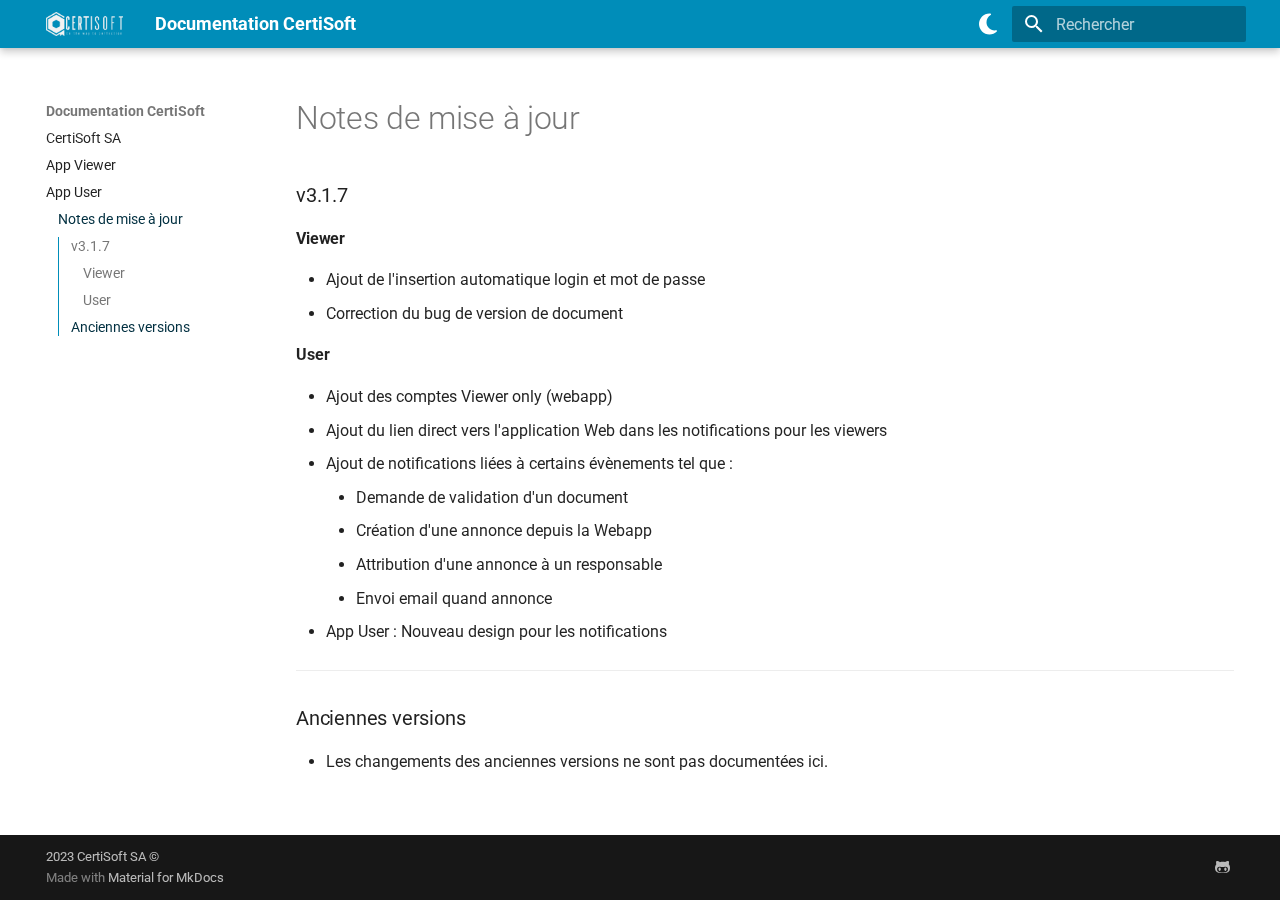
<file: 04_release-notes/index.html>
<!doctype html>
<html lang="fr" class="no-js">
  <head>
    
      <meta charset="utf-8">
      <meta name="viewport" content="width=device-width,initial-scale=1">
      
      
      
      
        <link rel="prev" href="../03_user/">
      
      
      
      <link rel="icon" href="../assets/favicon.ico">
      <meta name="generator" content="mkdocs-1.5.3, mkdocs-material-9.4.6">
    
    
      
        <title>Notes de mise à jour - Documentation CertiSoft</title>
      
    
    
      <link rel="stylesheet" href="../assets/stylesheets/main.35e1ed30.min.css">
      
        
        <link rel="stylesheet" href="../assets/stylesheets/palette.356b1318.min.css">
      
      


    
    
      
    
    
      
        
        
        <link rel="preconnect" href="https://fonts.gstatic.com" crossorigin>
        <link rel="stylesheet" href="https://fonts.googleapis.com/css?family=Roboto:300,300i,400,400i,700,700i%7CRoboto+Mono:400,400i,700,700i&display=fallback">
        <style>:root{--md-text-font:"Roboto";--md-code-font:"Roboto Mono"}</style>
      
    
    
      <link rel="stylesheet" href="../stylesheets/theme-colors.css">
    
    <script>__md_scope=new URL("..",location),__md_hash=e=>[...e].reduce((e,_)=>(e<<5)-e+_.charCodeAt(0),0),__md_get=(e,_=localStorage,t=__md_scope)=>JSON.parse(_.getItem(t.pathname+"."+e)),__md_set=(e,_,t=localStorage,a=__md_scope)=>{try{t.setItem(a.pathname+"."+e,JSON.stringify(_))}catch(e){}}</script>
    
      

    
    
    
  </head>
  
  
    
    
      
    
    
    
    
    <body dir="ltr" data-md-color-scheme="default" data-md-color-primary="custom" data-md-color-accent="indigo">
  
    
    
      <script>var palette=__md_get("__palette");if(palette&&"object"==typeof palette.color)for(var key of Object.keys(palette.color))document.body.setAttribute("data-md-color-"+key,palette.color[key])</script>
    
    <input class="md-toggle" data-md-toggle="drawer" type="checkbox" id="__drawer" autocomplete="off">
    <input class="md-toggle" data-md-toggle="search" type="checkbox" id="__search" autocomplete="off">
    <label class="md-overlay" for="__drawer"></label>
    <div data-md-component="skip">
      
        
        <a href="#notes-de-mise-a-jour" class="md-skip">
          Aller au contenu
        </a>
      
    </div>
    <div data-md-component="announce">
      
    </div>
    
    
      

  

<header class="md-header md-header--shadow" data-md-component="header">
  <nav class="md-header__inner md-grid" aria-label="En-tête">
    <a href="https://certisoft.ch" title="Documentation CertiSoft" class="md-header__button md-logo" aria-label="Documentation CertiSoft" data-md-component="logo">
      
  <img src="../assets/certisoft-logo-white.png" alt="logo">

    </a>
    <label class="md-header__button md-icon" for="__drawer">
      
      <svg xmlns="http://www.w3.org/2000/svg" viewBox="0 0 24 24"><path d="M3 6h18v2H3V6m0 5h18v2H3v-2m0 5h18v2H3v-2Z"/></svg>
    </label>
    <div class="md-header__title" data-md-component="header-title">
      <div class="md-header__ellipsis">
        <div class="md-header__topic">
          <span class="md-ellipsis">
            Documentation CertiSoft
          </span>
        </div>
        <div class="md-header__topic" data-md-component="header-topic">
          <span class="md-ellipsis">
            
              Notes de mise à jour
            
          </span>
        </div>
      </div>
    </div>
    
      
        <form class="md-header__option" data-md-component="palette">
  
    
    
    
    <input class="md-option" data-md-color-media="" data-md-color-scheme="default" data-md-color-primary="custom" data-md-color-accent="indigo"  aria-label="Mode sombre"  type="radio" name="__palette" id="__palette_1">
    
      <label class="md-header__button md-icon" title="Mode sombre" for="__palette_2" hidden>
        <svg xmlns="http://www.w3.org/2000/svg" viewBox="0 0 384 512"><!--! Font Awesome Free 6.4.2 by @fontawesome - https://fontawesome.com License - https://fontawesome.com/license/free (Icons: CC BY 4.0, Fonts: SIL OFL 1.1, Code: MIT License) Copyright 2023 Fonticons, Inc.--><path d="M223.5 32C100 32 0 132.3 0 256s100 224 223.5 224c60.6 0 115.5-24.2 155.8-63.4 5-4.9 6.3-12.5 3.1-18.7s-10.1-9.7-17-8.5c-9.8 1.7-19.8 2.6-30.1 2.6-96.9 0-175.5-78.8-175.5-176 0-65.8 36-123.1 89.3-153.3 6.1-3.5 9.2-10.5 7.7-17.3s-7.3-11.9-14.3-12.5c-6.3-.5-12.6-.8-19-.8z"/></svg>
      </label>
    
  
    
    
    
    <input class="md-option" data-md-color-media="" data-md-color-scheme="slate" data-md-color-primary="custom" data-md-color-accent="indigo"  aria-label="Mode clair"  type="radio" name="__palette" id="__palette_2">
    
      <label class="md-header__button md-icon" title="Mode clair" for="__palette_1" hidden>
        <svg xmlns="http://www.w3.org/2000/svg" viewBox="0 0 16 16"><path d="M8 12a4 4 0 1 1 0-8 4 4 0 0 1 0 8Zm0-1.5a2.5 2.5 0 1 0 0-5 2.5 2.5 0 0 0 0 5Zm5.657-8.157a.75.75 0 0 1 0 1.061l-1.061 1.06a.749.749 0 0 1-1.275-.326.749.749 0 0 1 .215-.734l1.06-1.06a.75.75 0 0 1 1.06 0Zm-9.193 9.193a.75.75 0 0 1 0 1.06l-1.06 1.061a.75.75 0 1 1-1.061-1.06l1.06-1.061a.75.75 0 0 1 1.061 0ZM8 0a.75.75 0 0 1 .75.75v1.5a.75.75 0 0 1-1.5 0V.75A.75.75 0 0 1 8 0ZM3 8a.75.75 0 0 1-.75.75H.75a.75.75 0 0 1 0-1.5h1.5A.75.75 0 0 1 3 8Zm13 0a.75.75 0 0 1-.75.75h-1.5a.75.75 0 0 1 0-1.5h1.5A.75.75 0 0 1 16 8Zm-8 5a.75.75 0 0 1 .75.75v1.5a.75.75 0 0 1-1.5 0v-1.5A.75.75 0 0 1 8 13Zm3.536-1.464a.75.75 0 0 1 1.06 0l1.061 1.06a.75.75 0 0 1-1.06 1.061l-1.061-1.06a.75.75 0 0 1 0-1.061ZM2.343 2.343a.75.75 0 0 1 1.061 0l1.06 1.061a.751.751 0 0 1-.018 1.042.751.751 0 0 1-1.042.018l-1.06-1.06a.75.75 0 0 1 0-1.06Z"/></svg>
      </label>
    
  
</form>
      
    
    
    
      <label class="md-header__button md-icon" for="__search">
        
        <svg xmlns="http://www.w3.org/2000/svg" viewBox="0 0 24 24"><path d="M9.5 3A6.5 6.5 0 0 1 16 9.5c0 1.61-.59 3.09-1.56 4.23l.27.27h.79l5 5-1.5 1.5-5-5v-.79l-.27-.27A6.516 6.516 0 0 1 9.5 16 6.5 6.5 0 0 1 3 9.5 6.5 6.5 0 0 1 9.5 3m0 2C7 5 5 7 5 9.5S7 14 9.5 14 14 12 14 9.5 12 5 9.5 5Z"/></svg>
      </label>
      <div class="md-search" data-md-component="search" role="dialog">
  <label class="md-search__overlay" for="__search"></label>
  <div class="md-search__inner" role="search">
    <form class="md-search__form" name="search">
      <input type="text" class="md-search__input" name="query" aria-label="Rechercher" placeholder="Rechercher" autocapitalize="off" autocorrect="off" autocomplete="off" spellcheck="false" data-md-component="search-query" required>
      <label class="md-search__icon md-icon" for="__search">
        
        <svg xmlns="http://www.w3.org/2000/svg" viewBox="0 0 24 24"><path d="M9.5 3A6.5 6.5 0 0 1 16 9.5c0 1.61-.59 3.09-1.56 4.23l.27.27h.79l5 5-1.5 1.5-5-5v-.79l-.27-.27A6.516 6.516 0 0 1 9.5 16 6.5 6.5 0 0 1 3 9.5 6.5 6.5 0 0 1 9.5 3m0 2C7 5 5 7 5 9.5S7 14 9.5 14 14 12 14 9.5 12 5 9.5 5Z"/></svg>
        
        <svg xmlns="http://www.w3.org/2000/svg" viewBox="0 0 24 24"><path d="M20 11v2H8l5.5 5.5-1.42 1.42L4.16 12l7.92-7.92L13.5 5.5 8 11h12Z"/></svg>
      </label>
      <nav class="md-search__options" aria-label="Recherche">
        
        <button type="reset" class="md-search__icon md-icon" title="Effacer" aria-label="Effacer" tabindex="-1">
          
          <svg xmlns="http://www.w3.org/2000/svg" viewBox="0 0 24 24"><path d="M19 6.41 17.59 5 12 10.59 6.41 5 5 6.41 10.59 12 5 17.59 6.41 19 12 13.41 17.59 19 19 17.59 13.41 12 19 6.41Z"/></svg>
        </button>
      </nav>
      
        <div class="md-search__suggest" data-md-component="search-suggest"></div>
      
    </form>
    <div class="md-search__output">
      <div class="md-search__scrollwrap" data-md-scrollfix>
        <div class="md-search-result" data-md-component="search-result">
          <div class="md-search-result__meta">
            Initialisation de la recherche
          </div>
          <ol class="md-search-result__list" role="presentation"></ol>
        </div>
      </div>
    </div>
  </div>
</div>
    
    
  </nav>
  
</header>
    
    <div class="md-container" data-md-component="container">
      
      
        
          
        
      
      <main class="md-main" data-md-component="main">
        <div class="md-main__inner md-grid">
          
            
              
              <div class="md-sidebar md-sidebar--primary" data-md-component="sidebar" data-md-type="navigation" >
                <div class="md-sidebar__scrollwrap">
                  <div class="md-sidebar__inner">
                    



  

<nav class="md-nav md-nav--primary md-nav--integrated" aria-label="Navigation" data-md-level="0">
  <label class="md-nav__title" for="__drawer">
    <a href="https://certisoft.ch" title="Documentation CertiSoft" class="md-nav__button md-logo" aria-label="Documentation CertiSoft" data-md-component="logo">
      
  <img src="../assets/certisoft-logo-white.png" alt="logo">

    </a>
    Documentation CertiSoft
  </label>
  
  <ul class="md-nav__list" data-md-scrollfix>
    
      
      
  
  
  
    <li class="md-nav__item">
      <a href=".." class="md-nav__link">
        
  
  <span class="md-ellipsis">
    CertiSoft SA
  </span>
  

      </a>
    </li>
  

    
      
      
  
  
  
    <li class="md-nav__item">
      <a href="../02_viewer/" class="md-nav__link">
        
  
  <span class="md-ellipsis">
    App Viewer
  </span>
  

      </a>
    </li>
  

    
      
      
  
  
  
    <li class="md-nav__item">
      <a href="../03_user/" class="md-nav__link">
        
  
  <span class="md-ellipsis">
    App User
  </span>
  

      </a>
    </li>
  

    
      
      
  
  
    
  
  
    <li class="md-nav__item md-nav__item--active">
      
      <input class="md-nav__toggle md-toggle" type="checkbox" id="__toc">
      
      
        
      
      
        <label class="md-nav__link md-nav__link--active" for="__toc">
          
  
  <span class="md-ellipsis">
    Notes de mise à jour
  </span>
  

          <span class="md-nav__icon md-icon"></span>
        </label>
      
      <a href="./" class="md-nav__link md-nav__link--active">
        
  
  <span class="md-ellipsis">
    Notes de mise à jour
  </span>
  

      </a>
      
        

<nav class="md-nav md-nav--secondary" aria-label="Table des matières">
  
  
  
    
  
  
    <label class="md-nav__title" for="__toc">
      <span class="md-nav__icon md-icon"></span>
      Table des matières
    </label>
    <ul class="md-nav__list" data-md-component="toc" data-md-scrollfix>
      
        <li class="md-nav__item">
  <a href="#v317" class="md-nav__link">
    v3.1.7
  </a>
  
    <nav class="md-nav" aria-label="v3.1.7">
      <ul class="md-nav__list">
        
          <li class="md-nav__item">
  <a href="#viewer" class="md-nav__link">
    Viewer
  </a>
  
</li>
        
          <li class="md-nav__item">
  <a href="#user" class="md-nav__link">
    User
  </a>
  
</li>
        
      </ul>
    </nav>
  
</li>
      
        <li class="md-nav__item">
  <a href="#anciennes-versions" class="md-nav__link">
    Anciennes versions
  </a>
  
</li>
      
    </ul>
  
</nav>
      
    </li>
  

    
  </ul>
</nav>
                  </div>
                </div>
              </div>
            
            
          
          
            <div class="md-content" data-md-component="content">
              <article class="md-content__inner md-typeset">
                
                  


<h1 id="notes-de-mise-a-jour">Notes de mise à jour</h1>
<h3 id="v317">v3.1.7</h3>
<h4 id="viewer">Viewer</h4>
<ul>
<li>Ajout de l'insertion automatique login et mot de passe</li>
<li>Correction du bug de version de document</li>
</ul>
<h4 id="user">User</h4>
<ul>
<li>Ajout des comptes Viewer only (webapp)</li>
<li>Ajout du lien direct vers l'application Web dans les notifications pour les viewers</li>
<li>Ajout de notifications liées à certains évènements tel que :<ul>
<li>Demande de validation d'un document</li>
<li>Création d'une annonce depuis la Webapp</li>
<li>Attribution d'une annonce à un responsable</li>
<li>Envoi email quand annonce</li>
</ul>
</li>
<li>App User : Nouveau design pour les notifications</li>
</ul>
<hr />
<h3 id="anciennes-versions">Anciennes versions</h3>
<ul>
<li>Les changements des anciennes versions ne sont pas documentées ici.</li>
</ul>





                
              </article>
            </div>
          
          
  <script>var tabs=__md_get("__tabs");if(Array.isArray(tabs))e:for(var set of document.querySelectorAll(".tabbed-set")){var tab,labels=set.querySelector(".tabbed-labels");for(tab of tabs)for(var label of labels.getElementsByTagName("label"))if(label.innerText.trim()===tab){var input=document.getElementById(label.htmlFor);input.checked=!0;continue e}}</script>

        </div>
        
      </main>
      
        <footer class="md-footer">
  
  <div class="md-footer-meta md-typeset">
    <div class="md-footer-meta__inner md-grid">
      <div class="md-copyright">
  
    <div class="md-copyright__highlight">
      2023 <a href="https://certisoft.ch" target="_blank">CertiSoft SA</a> &copy;
    </div>
  
  
    Made with
    <a href="https://squidfunk.github.io/mkdocs-material/" target="_blank" rel="noopener">
      Material for MkDocs
    </a>
  
</div>
      
        <div class="md-social">
  
    
    
    
    
      
      
    
    <a href="https://boardmanagementsystems.ch" target="_blank" rel="noopener" title="boardmanagementsystems.ch" class="md-social__link">
      <svg xmlns="http://www.w3.org/2000/svg" viewBox="0 0 480 512"><!--! Font Awesome Free 6.4.2 by @fontawesome - https://fontawesome.com License - https://fontawesome.com/license/free (Icons: CC BY 4.0, Fonts: SIL OFL 1.1, Code: MIT License) Copyright 2023 Fonticons, Inc.--><path d="M186.1 328.7c0 20.9-10.9 55.1-36.7 55.1s-36.7-34.2-36.7-55.1 10.9-55.1 36.7-55.1 36.7 34.2 36.7 55.1zM480 278.2c0 31.9-3.2 65.7-17.5 95-37.9 76.6-142.1 74.8-216.7 74.8-75.8 0-186.2 2.7-225.6-74.8-14.6-29-20.2-63.1-20.2-95 0-41.9 13.9-81.5 41.5-113.6-5.2-15.8-7.7-32.4-7.7-48.8 0-21.5 4.9-32.3 14.6-51.8 45.3 0 74.3 9 108.8 36 29-6.9 58.8-10 88.7-10 27 0 54.2 2.9 80.4 9.2 34-26.7 63-35.2 107.8-35.2 9.8 19.5 14.6 30.3 14.6 51.8 0 16.4-2.6 32.7-7.7 48.2 27.5 32.4 39 72.3 39 114.2zm-64.3 50.5c0-43.9-26.7-82.6-73.5-82.6-18.9 0-37 3.4-56 6-14.9 2.3-29.8 3.2-45.1 3.2-15.2 0-30.1-.9-45.1-3.2-18.7-2.6-37-6-56-6-46.8 0-73.5 38.7-73.5 82.6 0 87.8 80.4 101.3 150.4 101.3h48.2c70.3 0 150.6-13.4 150.6-101.3zm-82.6-55.1c-25.8 0-36.7 34.2-36.7 55.1s10.9 55.1 36.7 55.1 36.7-34.2 36.7-55.1-10.9-55.1-36.7-55.1z"/></svg>
    </a>
  
</div>
      
    </div>
  </div>
</footer>
      
    </div>
    <div class="md-dialog" data-md-component="dialog">
      <div class="md-dialog__inner md-typeset"></div>
    </div>
    
    
    <script id="__config" type="application/json">{"base": "..", "features": ["navigation.sections", "toc.integrate", "search.suggest", "search.highlight", "content.tabs.link", "content.code.annotation", "content.code.copy"], "search": "../assets/javascripts/workers/search.f886a092.min.js", "translations": {"clipboard.copied": "Copi\u00e9 dans le presse-papier", "clipboard.copy": "Copier dans le presse-papier", "search.result.more.one": "1 de plus sur cette page", "search.result.more.other": "# de plus sur cette page", "search.result.none": "Aucun document trouv\u00e9", "search.result.one": "1 document trouv\u00e9", "search.result.other": "# documents trouv\u00e9s", "search.result.placeholder": "Taper pour d\u00e9marrer la recherche", "search.result.term.missing": "Non trouv\u00e9", "select.version": "S\u00e9lectionner la version"}}</script>
    
    
      <script src="../assets/javascripts/bundle.aecac24b.min.js"></script>
      
    
  </body>
</html>
</file>
<file: stylesheets/theme-colors.css>
[data-md-color-scheme="default"] {
    --md-primary-fg-color: #008DB9; /* header color */
    --md-primary-bg-color: #FFF; /* header text color */

    --md-typeset-a-color: #002F40; /* links color */
    --md-accent-fg-color: #008DB9; /* links hover color */

}

[data-md-color-scheme="slate"] {
    --md-primary-fg-color: #008DB9; /* header color */
    --md-primary-bg-color: #FFF; /* header text color */

    --md-typeset-a-color: #7ec4ef; /* links color */
    --md-accent-fg-color: #008DB9; /* links hover color */

    --md-default-bg-color: #002F40; /* background color */
    --md-default-fg-color: #d0d0d0; /* text color */
    --md-default-fg-color--light: #FFFFFF; /* text head color */

}
</file>
<file: assets/stylesheets/main.35e1ed30.min.css>
@charset "UTF-8";html{-webkit-text-size-adjust:none;-moz-text-size-adjust:none;text-size-adjust:none;box-sizing:border-box}*,:after,:before{box-sizing:inherit}@media (prefers-reduced-motion){*,:after,:before{transition:none!important}}body{margin:0}a,button,input,label{-webkit-tap-highlight-color:transparent}a{color:inherit;text-decoration:none}hr{border:0;box-sizing:initial;display:block;height:.05rem;overflow:visible;padding:0}small{font-size:80%}sub,sup{line-height:1em}img{border-style:none}table{border-collapse:initial;border-spacing:0}td,th{font-weight:400;vertical-align:top}button{background:#0000;border:0;font-family:inherit;font-size:inherit;margin:0;padding:0}input{border:0;outline:none}:root{--md-primary-fg-color:#4051b5;--md-primary-fg-color--light:#5d6cc0;--md-primary-fg-color--dark:#303fa1;--md-primary-bg-color:#fff;--md-primary-bg-color--light:#ffffffb3;--md-accent-fg-color:#526cfe;--md-accent-fg-color--transparent:#526cfe1a;--md-accent-bg-color:#fff;--md-accent-bg-color--light:#ffffffb3}[data-md-color-scheme=default]{color-scheme:light}[data-md-color-scheme=default] img[src$="#gh-dark-mode-only"],[data-md-color-scheme=default] img[src$="#only-dark"]{display:none}:root,[data-md-color-scheme=default]{--md-hue:225deg;--md-default-fg-color:#000000de;--md-default-fg-color--light:#0000008a;--md-default-fg-color--lighter:#00000052;--md-default-fg-color--lightest:#00000012;--md-default-bg-color:#fff;--md-default-bg-color--light:#ffffffb3;--md-default-bg-color--lighter:#ffffff4d;--md-default-bg-color--lightest:#ffffff1f;--md-code-fg-color:#36464e;--md-code-bg-color:#f5f5f5;--md-code-hl-color:#4287ff;--md-code-hl-color--light:#4287ff1a;--md-code-hl-number-color:#d52a2a;--md-code-hl-special-color:#db1457;--md-code-hl-function-color:#a846b9;--md-code-hl-constant-color:#6e59d9;--md-code-hl-keyword-color:#3f6ec6;--md-code-hl-string-color:#1c7d4d;--md-code-hl-name-color:var(--md-code-fg-color);--md-code-hl-operator-color:var(--md-default-fg-color--light);--md-code-hl-punctuation-color:var(--md-default-fg-color--light);--md-code-hl-comment-color:var(--md-default-fg-color--light);--md-code-hl-generic-color:var(--md-default-fg-color--light);--md-code-hl-variable-color:var(--md-default-fg-color--light);--md-typeset-color:var(--md-default-fg-color);--md-typeset-a-color:var(--md-primary-fg-color);--md-typeset-del-color:#f5503d26;--md-typeset-ins-color:#0bd57026;--md-typeset-kbd-color:#fafafa;--md-typeset-kbd-accent-color:#fff;--md-typeset-kbd-border-color:#b8b8b8;--md-typeset-mark-color:#ffff0080;--md-typeset-table-color:#0000001f;--md-typeset-table-color--light:rgba(0,0,0,.035);--md-admonition-fg-color:var(--md-default-fg-color);--md-admonition-bg-color:var(--md-default-bg-color);--md-warning-fg-color:#000000de;--md-warning-bg-color:#ff9;--md-footer-fg-color:#fff;--md-footer-fg-color--light:#ffffffb3;--md-footer-fg-color--lighter:#ffffff73;--md-footer-bg-color:#000000de;--md-footer-bg-color--dark:#00000052;--md-shadow-z1:0 0.2rem 0.5rem #0000000d,0 0 0.05rem #0000001a;--md-shadow-z2:0 0.2rem 0.5rem #0000001a,0 0 0.05rem #00000040;--md-shadow-z3:0 0.2rem 0.5rem #0003,0 0 0.05rem #00000059}.md-icon svg{fill:currentcolor;display:block;height:1.2rem;width:1.2rem}body{-webkit-font-smoothing:antialiased;-moz-osx-font-smoothing:grayscale;--md-text-font-family:var(--md-text-font,_),-apple-system,BlinkMacSystemFont,Helvetica,Arial,sans-serif;--md-code-font-family:var(--md-code-font,_),SFMono-Regular,Consolas,Menlo,monospace}aside,body,input{font-feature-settings:"kern","liga";color:var(--md-typeset-color);font-family:var(--md-text-font-family)}code,kbd,pre{font-feature-settings:"kern";font-family:var(--md-code-font-family)}:root{--md-typeset-table-sort-icon:url('data:image/svg+xml;charset=utf-8,<svg xmlns="http://www.w3.org/2000/svg" viewBox="0 0 24 24"><path d="m18 21-4-4h3V7h-3l4-4 4 4h-3v10h3M2 19v-2h10v2M2 13v-2h7v2M2 7V5h4v2H2Z"/></svg>');--md-typeset-table-sort-icon--asc:url('data:image/svg+xml;charset=utf-8,<svg xmlns="http://www.w3.org/2000/svg" viewBox="0 0 24 24"><path d="M19 17h3l-4 4-4-4h3V3h2M2 17h10v2H2M6 5v2H2V5m0 6h7v2H2v-2Z"/></svg>');--md-typeset-table-sort-icon--desc:url('data:image/svg+xml;charset=utf-8,<svg xmlns="http://www.w3.org/2000/svg" viewBox="0 0 24 24"><path d="M19 7h3l-4-4-4 4h3v14h2M2 17h10v2H2M6 5v2H2V5m0 6h7v2H2v-2Z"/></svg>')}.md-typeset{-webkit-print-color-adjust:exact;color-adjust:exact;font-size:.8rem;line-height:1.6}@media print{.md-typeset{font-size:.68rem}}.md-typeset blockquote,.md-typeset dl,.md-typeset figure,.md-typeset ol,.md-typeset pre,.md-typeset ul{margin-bottom:1em;margin-top:1em}.md-typeset h1{color:var(--md-default-fg-color--light);font-size:2em;line-height:1.3;margin:0 0 1.25em}.md-typeset h1,.md-typeset h2{font-weight:300;letter-spacing:-.01em}.md-typeset h2{font-size:1.5625em;line-height:1.4;margin:1.6em 0 .64em}.md-typeset h3{font-size:1.25em;font-weight:400;letter-spacing:-.01em;line-height:1.5;margin:1.6em 0 .8em}.md-typeset h2+h3{margin-top:.8em}.md-typeset h4{font-weight:700;letter-spacing:-.01em;margin:1em 0}.md-typeset h5,.md-typeset h6{color:var(--md-default-fg-color--light);font-size:.8em;font-weight:700;letter-spacing:-.01em;margin:1.25em 0}.md-typeset h5{text-transform:uppercase}.md-typeset hr{border-bottom:.05rem solid var(--md-default-fg-color--lightest);display:flow-root;margin:1.5em 0}.md-typeset a{color:var(--md-typeset-a-color);word-break:break-word}.md-typeset a,.md-typeset a:before{transition:color 125ms}.md-typeset a:focus,.md-typeset a:hover{color:var(--md-accent-fg-color)}.md-typeset a:focus code,.md-typeset a:hover code{background-color:var(--md-accent-fg-color--transparent)}.md-typeset a code{color:currentcolor;transition:background-color 125ms}.md-typeset a.focus-visible{outline-color:var(--md-accent-fg-color);outline-offset:.2rem}.md-typeset code,.md-typeset kbd,.md-typeset pre{color:var(--md-code-fg-color);direction:ltr;font-variant-ligatures:none}@media print{.md-typeset code,.md-typeset kbd,.md-typeset pre{white-space:pre-wrap}}.md-typeset code{background-color:var(--md-code-bg-color);border-radius:.1rem;-webkit-box-decoration-break:clone;box-decoration-break:clone;font-size:.85em;padding:0 .2941176471em;word-break:break-word}.md-typeset code:not(.focus-visible){-webkit-tap-highlight-color:transparent;outline:none}.md-typeset pre{display:flow-root;line-height:1.4;position:relative}.md-typeset pre>code{-webkit-box-decoration-break:slice;box-decoration-break:slice;box-shadow:none;display:block;margin:0;outline-color:var(--md-accent-fg-color);overflow:auto;padding:.7720588235em 1.1764705882em;scrollbar-color:var(--md-default-fg-color--lighter) #0000;scrollbar-width:thin;touch-action:auto;word-break:normal}.md-typeset pre>code:hover{scrollbar-color:var(--md-accent-fg-color) #0000}.md-typeset pre>code::-webkit-scrollbar{height:.2rem;width:.2rem}.md-typeset pre>code::-webkit-scrollbar-thumb{background-color:var(--md-default-fg-color--lighter)}.md-typeset pre>code::-webkit-scrollbar-thumb:hover{background-color:var(--md-accent-fg-color)}.md-typeset kbd{background-color:var(--md-typeset-kbd-color);border-radius:.1rem;box-shadow:0 .1rem 0 .05rem var(--md-typeset-kbd-border-color),0 .1rem 0 var(--md-typeset-kbd-border-color),0 -.1rem .2rem var(--md-typeset-kbd-accent-color) inset;color:var(--md-default-fg-color);display:inline-block;font-size:.75em;padding:0 .6666666667em;vertical-align:text-top;word-break:break-word}.md-typeset mark{background-color:var(--md-typeset-mark-color);-webkit-box-decoration-break:clone;box-decoration-break:clone;color:inherit;word-break:break-word}.md-typeset abbr{border-bottom:.05rem dotted var(--md-default-fg-color--light);cursor:help;text-decoration:none}@media (hover:none){.md-typeset abbr[title]:focus:after,.md-typeset abbr[title]:hover:after{background-color:var(--md-default-fg-color);border-radius:.1rem;box-shadow:var(--md-shadow-z3);color:var(--md-default-bg-color);content:attr(title);font-size:.7rem;left:.8rem;margin-top:2em;padding:.2rem .3rem;position:absolute;right:.8rem}}.md-typeset small{opacity:.75}[dir=ltr] .md-typeset sub,[dir=ltr] .md-typeset sup{margin-left:.078125em}[dir=rtl] .md-typeset sub,[dir=rtl] .md-typeset sup{margin-right:.078125em}[dir=ltr] .md-typeset blockquote{padding-left:.6rem}[dir=rtl] .md-typeset blockquote{padding-right:.6rem}[dir=ltr] .md-typeset blockquote{border-left:.2rem solid var(--md-default-fg-color--lighter)}[dir=rtl] .md-typeset blockquote{border-right:.2rem solid var(--md-default-fg-color--lighter)}.md-typeset blockquote{color:var(--md-default-fg-color--light);margin-left:0;margin-right:0}.md-typeset ul{list-style-type:disc}[dir=ltr] .md-typeset ol,[dir=ltr] .md-typeset ul{margin-left:.625em}[dir=rtl] .md-typeset ol,[dir=rtl] .md-typeset ul{margin-right:.625em}.md-typeset ol,.md-typeset ul{padding:0}.md-typeset ol:not([hidden]),.md-typeset ul:not([hidden]){display:flow-root}.md-typeset ol ol,.md-typeset ul ol{list-style-type:lower-alpha}.md-typeset ol ol ol,.md-typeset ul ol ol{list-style-type:lower-roman}[dir=ltr] .md-typeset ol li,[dir=ltr] .md-typeset ul li{margin-left:1.25em}[dir=rtl] .md-typeset ol li,[dir=rtl] .md-typeset ul li{margin-right:1.25em}.md-typeset ol li,.md-typeset ul li{margin-bottom:.5em}.md-typeset ol li blockquote,.md-typeset ol li p,.md-typeset ul li blockquote,.md-typeset ul li p{margin:.5em 0}.md-typeset ol li:last-child,.md-typeset ul li:last-child{margin-bottom:0}[dir=ltr] .md-typeset ol li ol,[dir=ltr] .md-typeset ol li ul,[dir=ltr] .md-typeset ul li ol,[dir=ltr] .md-typeset ul li ul{margin-left:.625em}[dir=rtl] .md-typeset ol li ol,[dir=rtl] .md-typeset ol li ul,[dir=rtl] .md-typeset ul li ol,[dir=rtl] .md-typeset ul li ul{margin-right:.625em}.md-typeset ol li ol,.md-typeset ol li ul,.md-typeset ul li ol,.md-typeset ul li ul{margin-bottom:.5em;margin-top:.5em}[dir=ltr] .md-typeset dd{margin-left:1.875em}[dir=rtl] .md-typeset dd{margin-right:1.875em}.md-typeset dd{margin-bottom:1.5em;margin-top:1em}.md-typeset img,.md-typeset svg,.md-typeset video{height:auto;max-width:100%}.md-typeset img[align=left]{margin:1em 1em 1em 0}.md-typeset img[align=right]{margin:1em 0 1em 1em}.md-typeset img[align]:only-child{margin-top:0}.md-typeset figure{display:flow-root;margin:1em auto;max-width:100%;text-align:center;width:-webkit-fit-content;width:-moz-fit-content;width:fit-content}.md-typeset figure img{display:block}.md-typeset figcaption{font-style:italic;margin:1em auto;max-width:24rem}.md-typeset iframe{max-width:100%}.md-typeset table:not([class]){background-color:var(--md-default-bg-color);border:.05rem solid var(--md-typeset-table-color);border-radius:.1rem;display:inline-block;font-size:.64rem;max-width:100%;overflow:auto;touch-action:auto}@media print{.md-typeset table:not([class]){display:table}}.md-typeset table:not([class])+*{margin-top:1.5em}.md-typeset table:not([class]) td>:first-child,.md-typeset table:not([class]) th>:first-child{margin-top:0}.md-typeset table:not([class]) td>:last-child,.md-typeset table:not([class]) th>:last-child{margin-bottom:0}.md-typeset table:not([class]) td:not([align]),.md-typeset table:not([class]) th:not([align]){text-align:left}[dir=rtl] .md-typeset table:not([class]) td:not([align]),[dir=rtl] .md-typeset table:not([class]) th:not([align]){text-align:right}.md-typeset table:not([class]) th{font-weight:700;min-width:5rem;padding:.9375em 1.25em;vertical-align:top}.md-typeset table:not([class]) td{border-top:.05rem solid var(--md-typeset-table-color);padding:.9375em 1.25em;vertical-align:top}.md-typeset table:not([class]) tbody tr{transition:background-color 125ms}.md-typeset table:not([class]) tbody tr:hover{background-color:var(--md-typeset-table-color--light);box-shadow:0 .05rem 0 var(--md-default-bg-color) inset}.md-typeset table:not([class]) a{word-break:normal}.md-typeset table th[role=columnheader]{cursor:pointer}[dir=ltr] .md-typeset table th[role=columnheader]:after{margin-left:.5em}[dir=rtl] .md-typeset table th[role=columnheader]:after{margin-right:.5em}.md-typeset table th[role=columnheader]:after{content:"";display:inline-block;height:1.2em;-webkit-mask-image:var(--md-typeset-table-sort-icon);mask-image:var(--md-typeset-table-sort-icon);-webkit-mask-repeat:no-repeat;mask-repeat:no-repeat;-webkit-mask-size:contain;mask-size:contain;transition:background-color 125ms;vertical-align:text-bottom;width:1.2em}.md-typeset table th[role=columnheader]:hover:after{background-color:var(--md-default-fg-color--lighter)}.md-typeset table th[role=columnheader][aria-sort=ascending]:after{background-color:var(--md-default-fg-color--light);-webkit-mask-image:var(--md-typeset-table-sort-icon--asc);mask-image:var(--md-typeset-table-sort-icon--asc)}.md-typeset table th[role=columnheader][aria-sort=descending]:after{background-color:var(--md-default-fg-color--light);-webkit-mask-image:var(--md-typeset-table-sort-icon--desc);mask-image:var(--md-typeset-table-sort-icon--desc)}.md-typeset__scrollwrap{margin:1em -.8rem;overflow-x:auto;touch-action:auto}.md-typeset__table{display:inline-block;margin-bottom:.5em;padding:0 .8rem}@media print{.md-typeset__table{display:block}}html .md-typeset__table table{display:table;margin:0;overflow:hidden;width:100%}@media screen and (max-width:44.984375em){.md-content__inner>pre{margin:1em -.8rem}.md-content__inner>pre code{border-radius:0}}.md-typeset .md-author{display:block;flex-shrink:0;height:1.6rem;overflow:hidden;position:relative;transition:color 125ms,transform 125ms;width:1.6rem}.md-typeset .md-author img{border-radius:100%;display:block}.md-typeset .md-author--more{background:var(--md-default-fg-color--lightest);color:var(--md-default-fg-color--lighter);font-size:.6rem;font-weight:700;line-height:1.6rem;text-align:center}.md-typeset .md-author--long{height:2.4rem;width:2.4rem}.md-typeset a.md-author{transform:scale(1)}.md-typeset a.md-author img{filter:grayscale(100%) opacity(75%);transition:filter 125ms}.md-typeset a.md-author:focus,.md-typeset a.md-author:hover{transform:scale(1.1);z-index:1}.md-typeset a.md-author:focus img,.md-typeset a.md-author:hover img{filter:grayscale(0)}.md-banner{background-color:var(--md-footer-bg-color);color:var(--md-footer-fg-color);overflow:auto}@media print{.md-banner{display:none}}.md-banner--warning{background-color:var(--md-warning-bg-color);color:var(--md-warning-fg-color)}.md-banner__inner{font-size:.7rem;margin:.6rem auto;padding:0 .8rem}[dir=ltr] .md-banner__button{float:right}[dir=rtl] .md-banner__button{float:left}.md-banner__button{color:inherit;cursor:pointer;transition:opacity .25s}.no-js .md-banner__button{display:none}.md-banner__button:hover{opacity:.7}html{font-size:125%;height:100%;overflow-x:hidden}@media screen and (min-width:100em){html{font-size:137.5%}}@media screen and (min-width:125em){html{font-size:150%}}body{background-color:var(--md-default-bg-color);display:flex;flex-direction:column;font-size:.5rem;min-height:100%;position:relative;width:100%}@media print{body{display:block}}@media screen and (max-width:59.984375em){body[data-md-scrolllock]{position:fixed}}.md-grid{margin-left:auto;margin-right:auto;max-width:61rem}.md-container{display:flex;flex-direction:column;flex-grow:1}@media print{.md-container{display:block}}.md-main{flex-grow:1}.md-main__inner{display:flex;height:100%;margin-top:1.5rem}.md-ellipsis{overflow:hidden;text-overflow:ellipsis}.md-toggle{display:none}.md-option{height:0;opacity:0;position:absolute;width:0}.md-option:checked+label:not([hidden]){display:block}.md-option.focus-visible+label{outline-color:var(--md-accent-fg-color);outline-style:auto}.md-skip{background-color:var(--md-default-fg-color);border-radius:.1rem;color:var(--md-default-bg-color);font-size:.64rem;margin:.5rem;opacity:0;outline-color:var(--md-accent-fg-color);padding:.3rem .5rem;position:fixed;transform:translateY(.4rem);z-index:-1}.md-skip:focus{opacity:1;transform:translateY(0);transition:transform .25s cubic-bezier(.4,0,.2,1),opacity 175ms 75ms;z-index:10}@page{margin:25mm}:root{--md-clipboard-icon:url('data:image/svg+xml;charset=utf-8,<svg xmlns="http://www.w3.org/2000/svg" viewBox="0 0 24 24"><path d="M19 21H8V7h11m0-2H8a2 2 0 0 0-2 2v14a2 2 0 0 0 2 2h11a2 2 0 0 0 2-2V7a2 2 0 0 0-2-2m-3-4H4a2 2 0 0 0-2 2v14h2V3h12V1Z"/></svg>')}.md-clipboard{border-radius:.1rem;color:var(--md-default-fg-color--lightest);cursor:pointer;height:1.5em;outline-color:var(--md-accent-fg-color);outline-offset:.1rem;position:absolute;right:.5em;top:.5em;transition:color .25s;width:1.5em;z-index:1}@media print{.md-clipboard{display:none}}.md-clipboard:not(.focus-visible){-webkit-tap-highlight-color:transparent;outline:none}:hover>.md-clipboard{color:var(--md-default-fg-color--light)}.md-clipboard:focus,.md-clipboard:hover{color:var(--md-accent-fg-color)}.md-clipboard:after{background-color:currentcolor;content:"";display:block;height:1.125em;margin:0 auto;-webkit-mask-image:var(--md-clipboard-icon);mask-image:var(--md-clipboard-icon);-webkit-mask-position:center;mask-position:center;-webkit-mask-repeat:no-repeat;mask-repeat:no-repeat;-webkit-mask-size:contain;mask-size:contain;width:1.125em}.md-clipboard--inline{cursor:pointer}.md-clipboard--inline code{transition:color .25s,background-color .25s}.md-clipboard--inline:focus code,.md-clipboard--inline:hover code{background-color:var(--md-accent-fg-color--transparent);color:var(--md-accent-fg-color)}@keyframes consent{0%{opacity:0;transform:translateY(100%)}to{opacity:1;transform:translateY(0)}}@keyframes overlay{0%{opacity:0}to{opacity:1}}.md-consent__overlay{animation:overlay .25s both;-webkit-backdrop-filter:blur(.1rem);backdrop-filter:blur(.1rem);background-color:#0000008a;height:100%;opacity:1;position:fixed;top:0;width:100%;z-index:5}.md-consent__inner{animation:consent .5s cubic-bezier(.1,.7,.1,1) both;background-color:var(--md-default-bg-color);border:0;border-radius:.1rem;bottom:0;box-shadow:0 0 .2rem #0000001a,0 .2rem .4rem #0003;max-height:100%;overflow:auto;padding:0;position:fixed;width:100%;z-index:5}.md-consent__form{padding:.8rem}.md-consent__settings{display:none;margin:1em 0}input:checked+.md-consent__settings{display:block}.md-consent__controls{margin-bottom:.8rem}.md-typeset .md-consent__controls .md-button{display:inline}@media screen and (max-width:44.984375em){.md-typeset .md-consent__controls .md-button{display:block;margin-top:.4rem;text-align:center;width:100%}}.md-consent label{cursor:pointer}.md-content{flex-grow:1;min-width:0}.md-content__inner{margin:0 .8rem 1.2rem;padding-top:.6rem}@media screen and (min-width:76.25em){[dir=ltr] .md-sidebar--primary:not([hidden])~.md-content>.md-content__inner{margin-left:1.2rem}[dir=ltr] .md-sidebar--secondary:not([hidden])~.md-content>.md-content__inner,[dir=rtl] .md-sidebar--primary:not([hidden])~.md-content>.md-content__inner{margin-right:1.2rem}[dir=rtl] .md-sidebar--secondary:not([hidden])~.md-content>.md-content__inner{margin-left:1.2rem}}.md-content__inner:before{content:"";display:block;height:.4rem}.md-content__inner>:last-child{margin-bottom:0}[dir=ltr] .md-content__button{float:right}[dir=rtl] .md-content__button{float:left}[dir=ltr] .md-content__button{margin-left:.4rem}[dir=rtl] .md-content__button{margin-right:.4rem}.md-content__button{margin:.4rem 0;padding:0}@media print{.md-content__button{display:none}}.md-typeset .md-content__button{color:var(--md-default-fg-color--lighter)}.md-content__button svg{display:inline;vertical-align:top}[dir=rtl] .md-content__button svg{transform:scaleX(-1)}[dir=ltr] .md-dialog{right:.8rem}[dir=rtl] .md-dialog{left:.8rem}.md-dialog{background-color:var(--md-default-fg-color);border-radius:.1rem;bottom:.8rem;box-shadow:var(--md-shadow-z3);min-width:11.1rem;opacity:0;padding:.4rem .6rem;pointer-events:none;position:fixed;transform:translateY(100%);transition:transform 0ms .4s,opacity .4s;z-index:4}@media print{.md-dialog{display:none}}.md-dialog--active{opacity:1;pointer-events:auto;transform:translateY(0);transition:transform .4s cubic-bezier(.075,.85,.175,1),opacity .4s}.md-dialog__inner{color:var(--md-default-bg-color);font-size:.7rem}.md-feedback{margin:2em 0 1em;text-align:center}.md-feedback fieldset{border:none;margin:0;padding:0}.md-feedback__title{font-weight:700;margin:1em auto}.md-feedback__inner{position:relative}.md-feedback__list{align-content:baseline;display:flex;flex-wrap:wrap;justify-content:center;position:relative}.md-feedback__list:hover .md-icon:not(:disabled){color:var(--md-default-fg-color--lighter)}:disabled .md-feedback__list{min-height:1.8rem}.md-feedback__icon{color:var(--md-default-fg-color--light);cursor:pointer;flex-shrink:0;margin:0 .1rem;transition:color 125ms}.md-feedback__icon:not(:disabled).md-icon:hover{color:var(--md-accent-fg-color)}.md-feedback__icon:disabled{color:var(--md-default-fg-color--lightest);pointer-events:none}.md-feedback__note{opacity:0;position:relative;transform:translateY(.4rem);transition:transform .4s cubic-bezier(.1,.7,.1,1),opacity .15s}.md-feedback__note>*{margin:0 auto;max-width:16rem}:disabled .md-feedback__note{opacity:1;transform:translateY(0)}.md-footer{background-color:var(--md-footer-bg-color);color:var(--md-footer-fg-color)}@media print{.md-footer{display:none}}.md-footer__inner{justify-content:space-between;overflow:auto;padding:.2rem}.md-footer__inner:not([hidden]){display:flex}.md-footer__link{align-items:end;display:flex;flex-grow:0.01;margin-bottom:.4rem;margin-top:1rem;max-width:100%;outline-color:var(--md-accent-fg-color);overflow:hidden;transition:opacity .25s}.md-footer__link:focus,.md-footer__link:hover{opacity:.7}[dir=rtl] .md-footer__link svg{transform:scaleX(-1)}@media screen and (max-width:44.984375em){.md-footer__link--prev{flex-shrink:0}.md-footer__link--prev .md-footer__title{display:none}}[dir=ltr] .md-footer__link--next{margin-left:auto}[dir=rtl] .md-footer__link--next{margin-right:auto}.md-footer__link--next{text-align:right}[dir=rtl] .md-footer__link--next{text-align:left}.md-footer__title{flex-grow:1;font-size:.9rem;margin-bottom:.7rem;max-width:calc(100% - 2.4rem);padding:0 1rem;white-space:nowrap}.md-footer__button{margin:.2rem;padding:.4rem}.md-footer__direction{font-size:.64rem;opacity:.7}.md-footer-meta{background-color:var(--md-footer-bg-color--dark)}.md-footer-meta__inner{display:flex;flex-wrap:wrap;justify-content:space-between;padding:.2rem}html .md-footer-meta.md-typeset a{color:var(--md-footer-fg-color--light)}html .md-footer-meta.md-typeset a:focus,html .md-footer-meta.md-typeset a:hover{color:var(--md-footer-fg-color)}.md-copyright{color:var(--md-footer-fg-color--lighter);font-size:.64rem;margin:auto .6rem;padding:.4rem 0;width:100%}@media screen and (min-width:45em){.md-copyright{width:auto}}.md-copyright__highlight{color:var(--md-footer-fg-color--light)}.md-social{display:inline-flex;gap:.2rem;margin:0 .4rem;padding:.2rem 0 .6rem}@media screen and (min-width:45em){.md-social{padding:.6rem 0}}.md-social__link{display:inline-block;height:1.6rem;text-align:center;width:1.6rem}.md-social__link:before{line-height:1.9}.md-social__link svg{fill:currentcolor;max-height:.8rem;vertical-align:-25%}.md-typeset .md-button{border:.1rem solid;border-radius:.1rem;color:var(--md-primary-fg-color);cursor:pointer;display:inline-block;font-weight:700;padding:.625em 2em;transition:color 125ms,background-color 125ms,border-color 125ms}.md-typeset .md-button--primary{background-color:var(--md-primary-fg-color);border-color:var(--md-primary-fg-color);color:var(--md-primary-bg-color)}.md-typeset .md-button:focus,.md-typeset .md-button:hover{background-color:var(--md-accent-fg-color);border-color:var(--md-accent-fg-color);color:var(--md-accent-bg-color)}[dir=ltr] .md-typeset .md-input{border-top-left-radius:.1rem}[dir=ltr] .md-typeset .md-input,[dir=rtl] .md-typeset .md-input{border-top-right-radius:.1rem}[dir=rtl] .md-typeset .md-input{border-top-left-radius:.1rem}.md-typeset .md-input{border-bottom:.1rem solid var(--md-default-fg-color--lighter);box-shadow:var(--md-shadow-z1);font-size:.8rem;height:1.8rem;padding:0 .6rem;transition:border .25s,box-shadow .25s}.md-typeset .md-input:focus,.md-typeset .md-input:hover{border-bottom-color:var(--md-accent-fg-color);box-shadow:var(--md-shadow-z2)}.md-typeset .md-input--stretch{width:100%}.md-header{background-color:var(--md-primary-fg-color);box-shadow:0 0 .2rem #0000,0 .2rem .4rem #0000;color:var(--md-primary-bg-color);display:block;left:0;position:sticky;right:0;top:0;z-index:4}@media print{.md-header{display:none}}.md-header[hidden]{transform:translateY(-100%);transition:transform .25s cubic-bezier(.8,0,.6,1),box-shadow .25s}.md-header--shadow{box-shadow:0 0 .2rem #0000001a,0 .2rem .4rem #0003;transition:transform .25s cubic-bezier(.1,.7,.1,1),box-shadow .25s}.md-header__inner{align-items:center;display:flex;padding:0 .2rem}.md-header__button{color:currentcolor;cursor:pointer;margin:.2rem;outline-color:var(--md-accent-fg-color);padding:.4rem;position:relative;transition:opacity .25s;vertical-align:middle;z-index:1}.md-header__button:hover{opacity:.7}.md-header__button:not([hidden]){display:inline-block}.md-header__button:not(.focus-visible){-webkit-tap-highlight-color:transparent;outline:none}.md-header__button.md-logo{margin:.2rem;padding:.4rem}@media screen and (max-width:76.234375em){.md-header__button.md-logo{display:none}}.md-header__button.md-logo img,.md-header__button.md-logo svg{fill:currentcolor;display:block;height:1.2rem;width:auto}@media screen and (min-width:60em){.md-header__button[for=__search]{display:none}}.no-js .md-header__button[for=__search]{display:none}[dir=rtl] .md-header__button[for=__search] svg{transform:scaleX(-1)}@media screen and (min-width:76.25em){.md-header__button[for=__drawer]{display:none}}.md-header__topic{display:flex;max-width:100%;position:absolute;transition:transform .4s cubic-bezier(.1,.7,.1,1),opacity .15s;white-space:nowrap}.md-header__topic+.md-header__topic{opacity:0;pointer-events:none;transform:translateX(1.25rem);transition:transform .4s cubic-bezier(1,.7,.1,.1),opacity .15s;z-index:-1}[dir=rtl] .md-header__topic+.md-header__topic{transform:translateX(-1.25rem)}.md-header__topic:first-child{font-weight:700}[dir=ltr] .md-header__title{margin-left:1rem}[dir=rtl] .md-header__title{margin-right:1rem}[dir=ltr] .md-header__title{margin-right:.4rem}[dir=rtl] .md-header__title{margin-left:.4rem}.md-header__title{flex-grow:1;font-size:.9rem;height:2.4rem;line-height:2.4rem}.md-header__title--active .md-header__topic{opacity:0;pointer-events:none;transform:translateX(-1.25rem);transition:transform .4s cubic-bezier(1,.7,.1,.1),opacity .15s;z-index:-1}[dir=rtl] .md-header__title--active .md-header__topic{transform:translateX(1.25rem)}.md-header__title--active .md-header__topic+.md-header__topic{opacity:1;pointer-events:auto;transform:translateX(0);transition:transform .4s cubic-bezier(.1,.7,.1,1),opacity .15s;z-index:0}.md-header__title>.md-header__ellipsis{height:100%;position:relative;width:100%}.md-header__option{display:flex;flex-shrink:0;max-width:100%;transition:max-width 0ms .25s,opacity .25s .25s;white-space:nowrap}[data-md-toggle=search]:checked~.md-header .md-header__option{max-width:0;opacity:0;transition:max-width 0ms,opacity 0ms}.md-header__option>input{bottom:0}.md-header__source{display:none}@media screen and (min-width:60em){[dir=ltr] .md-header__source{margin-left:1rem}[dir=rtl] .md-header__source{margin-right:1rem}.md-header__source{display:block;max-width:11.7rem;width:11.7rem}}@media screen and (min-width:76.25em){[dir=ltr] .md-header__source{margin-left:1.4rem}[dir=rtl] .md-header__source{margin-right:1.4rem}}.md-meta{color:var(--md-default-fg-color--light);font-size:.7rem;line-height:1.3}.md-meta__list{display:inline-flex;flex-wrap:wrap;list-style:none;margin:0;padding:0}.md-meta__item:not(:last-child):after{content:"·";margin-left:.2rem;margin-right:.2rem}.md-meta__link{color:var(--md-typeset-a-color)}.md-meta__link:focus,.md-meta__link:hover{color:var(--md-accent-fg-color)}.md-draft{background-color:#ff1744;border-radius:.125em;color:#fff;display:inline-block;font-weight:700;padding-left:.5714285714em;padding-right:.5714285714em}:root{--md-nav-icon--prev:url('data:image/svg+xml;charset=utf-8,<svg xmlns="http://www.w3.org/2000/svg" viewBox="0 0 24 24"><path d="M20 11v2H8l5.5 5.5-1.42 1.42L4.16 12l7.92-7.92L13.5 5.5 8 11h12Z"/></svg>');--md-nav-icon--next:url('data:image/svg+xml;charset=utf-8,<svg xmlns="http://www.w3.org/2000/svg" viewBox="0 0 24 24"><path d="M8.59 16.58 13.17 12 8.59 7.41 10 6l6 6-6 6-1.41-1.42Z"/></svg>');--md-toc-icon:url('data:image/svg+xml;charset=utf-8,<svg xmlns="http://www.w3.org/2000/svg" viewBox="0 0 24 24"><path d="M3 9h14V7H3v2m0 4h14v-2H3v2m0 4h14v-2H3v2m16 0h2v-2h-2v2m0-10v2h2V7h-2m0 6h2v-2h-2v2Z"/></svg>')}.md-nav{font-size:.7rem;line-height:1.3}.md-nav__title{color:var(--md-default-fg-color--light);display:block;font-weight:700;overflow:hidden;padding:0 .6rem;text-overflow:ellipsis}.md-nav__title .md-nav__button{display:none}.md-nav__title .md-nav__button img{height:100%;width:auto}.md-nav__title .md-nav__button.md-logo img,.md-nav__title .md-nav__button.md-logo svg{fill:currentcolor;display:block;height:2.4rem;max-width:100%;object-fit:contain;width:auto}.md-nav__list{list-style:none;margin:0;padding:0}.md-nav__link{align-items:flex-start;display:flex;gap:.4rem;margin-top:.625em;scroll-snap-align:start;transition:color 125ms}.md-nav__link--passed{color:var(--md-default-fg-color--light)}.md-nav__item .md-nav__link--active,.md-nav__item .md-nav__link--active code{color:var(--md-typeset-a-color)}.md-nav__link .md-ellipsis{position:relative}[dir=ltr] .md-nav__link .md-icon:last-child{margin-left:auto}[dir=rtl] .md-nav__link .md-icon:last-child{margin-right:auto}.md-nav__link svg{fill:currentcolor;flex-shrink:0;height:1.3em}.md-nav__link[for]:focus,.md-nav__link[for]:hover,.md-nav__link[href]:focus,.md-nav__link[href]:hover{color:var(--md-accent-fg-color);cursor:pointer}.md-nav__link.focus-visible{outline-color:var(--md-accent-fg-color);outline-offset:.2rem}.md-nav--primary .md-nav__link[for=__toc]{display:none}.md-nav--primary .md-nav__link[for=__toc] .md-icon:after{background-color:currentcolor;display:block;height:100%;-webkit-mask-image:var(--md-toc-icon);mask-image:var(--md-toc-icon);width:100%}.md-nav--primary .md-nav__link[for=__toc]~.md-nav{display:none}.md-nav__container>.md-nav__link{margin-top:0}.md-nav__container>.md-nav__link:first-child{flex-grow:1;min-width:0}.md-nav__icon{flex-shrink:0}.md-nav__source{display:none}@media screen and (max-width:76.234375em){.md-nav--primary,.md-nav--primary .md-nav{background-color:var(--md-default-bg-color);display:flex;flex-direction:column;height:100%;left:0;position:absolute;right:0;top:0;z-index:1}.md-nav--primary .md-nav__item,.md-nav--primary .md-nav__title{font-size:.8rem;line-height:1.5}.md-nav--primary .md-nav__title{background-color:var(--md-default-fg-color--lightest);color:var(--md-default-fg-color--light);cursor:pointer;height:5.6rem;line-height:2.4rem;padding:3rem .8rem .2rem;position:relative;white-space:nowrap}[dir=ltr] .md-nav--primary .md-nav__title .md-nav__icon{left:.4rem}[dir=rtl] .md-nav--primary .md-nav__title .md-nav__icon{right:.4rem}.md-nav--primary .md-nav__title .md-nav__icon{display:block;height:1.2rem;margin:.2rem;position:absolute;top:.4rem;width:1.2rem}.md-nav--primary .md-nav__title .md-nav__icon:after{background-color:currentcolor;content:"";display:block;height:100%;-webkit-mask-image:var(--md-nav-icon--prev);mask-image:var(--md-nav-icon--prev);-webkit-mask-position:center;mask-position:center;-webkit-mask-repeat:no-repeat;mask-repeat:no-repeat;-webkit-mask-size:contain;mask-size:contain;width:100%}.md-nav--primary .md-nav__title~.md-nav__list{background-color:var(--md-default-bg-color);box-shadow:0 .05rem 0 var(--md-default-fg-color--lightest) inset;overflow-y:auto;scroll-snap-type:y mandatory;touch-action:pan-y}.md-nav--primary .md-nav__title~.md-nav__list>:first-child{border-top:0}.md-nav--primary .md-nav__title[for=__drawer]{background-color:var(--md-primary-fg-color);color:var(--md-primary-bg-color);font-weight:700}.md-nav--primary .md-nav__title .md-logo{display:block;left:.2rem;margin:.2rem;padding:.4rem;position:absolute;right:.2rem;top:.2rem}.md-nav--primary .md-nav__list{flex:1}.md-nav--primary .md-nav__item{border-top:.05rem solid var(--md-default-fg-color--lightest)}.md-nav--primary .md-nav__item--active>.md-nav__link{color:var(--md-typeset-a-color)}.md-nav--primary .md-nav__item--active>.md-nav__link:focus,.md-nav--primary .md-nav__item--active>.md-nav__link:hover{color:var(--md-accent-fg-color)}.md-nav--primary .md-nav__link{margin-top:0;padding:.6rem .8rem}.md-nav--primary .md-nav__link svg{margin-top:.1em}.md-nav--primary .md-nav__link>.md-nav__link{padding:0}[dir=ltr] .md-nav--primary .md-nav__link .md-nav__icon{margin-right:-.2rem}[dir=rtl] .md-nav--primary .md-nav__link .md-nav__icon{margin-left:-.2rem}.md-nav--primary .md-nav__link .md-nav__icon{font-size:1.2rem;height:1.2rem;width:1.2rem}.md-nav--primary .md-nav__link .md-nav__icon:after{background-color:currentcolor;content:"";display:block;height:100%;-webkit-mask-image:var(--md-nav-icon--next);mask-image:var(--md-nav-icon--next);-webkit-mask-position:center;mask-position:center;-webkit-mask-repeat:no-repeat;mask-repeat:no-repeat;-webkit-mask-size:contain;mask-size:contain;width:100%}[dir=rtl] .md-nav--primary .md-nav__icon:after{transform:scale(-1)}.md-nav--primary .md-nav--secondary .md-nav{background-color:initial;position:static}[dir=ltr] .md-nav--primary .md-nav--secondary .md-nav .md-nav__link{padding-left:1.4rem}[dir=rtl] .md-nav--primary .md-nav--secondary .md-nav .md-nav__link{padding-right:1.4rem}[dir=ltr] .md-nav--primary .md-nav--secondary .md-nav .md-nav .md-nav__link{padding-left:2rem}[dir=rtl] .md-nav--primary .md-nav--secondary .md-nav .md-nav .md-nav__link{padding-right:2rem}[dir=ltr] .md-nav--primary .md-nav--secondary .md-nav .md-nav .md-nav .md-nav__link{padding-left:2.6rem}[dir=rtl] .md-nav--primary .md-nav--secondary .md-nav .md-nav .md-nav .md-nav__link{padding-right:2.6rem}[dir=ltr] .md-nav--primary .md-nav--secondary .md-nav .md-nav .md-nav .md-nav .md-nav__link{padding-left:3.2rem}[dir=rtl] .md-nav--primary .md-nav--secondary .md-nav .md-nav .md-nav .md-nav .md-nav__link{padding-right:3.2rem}.md-nav--secondary{background-color:initial}.md-nav__toggle~.md-nav{display:flex;opacity:0;transform:translateX(100%);transition:transform .25s cubic-bezier(.8,0,.6,1),opacity 125ms 50ms}[dir=rtl] .md-nav__toggle~.md-nav{transform:translateX(-100%)}.md-nav__toggle:checked~.md-nav{opacity:1;transform:translateX(0);transition:transform .25s cubic-bezier(.4,0,.2,1),opacity 125ms 125ms}.md-nav__toggle:checked~.md-nav>.md-nav__list{-webkit-backface-visibility:hidden;backface-visibility:hidden}}@media screen and (max-width:59.984375em){.md-nav--primary .md-nav__link[for=__toc]{display:flex}.md-nav--primary .md-nav__link[for=__toc] .md-icon:after{content:""}.md-nav--primary .md-nav__link[for=__toc]+.md-nav__link{display:none}.md-nav--primary .md-nav__link[for=__toc]~.md-nav{display:flex}.md-nav__source{background-color:var(--md-primary-fg-color--dark);color:var(--md-primary-bg-color);display:block;padding:0 .2rem}}@media screen and (min-width:60em) and (max-width:76.234375em){.md-nav--integrated .md-nav__link[for=__toc]{display:flex}.md-nav--integrated .md-nav__link[for=__toc] .md-icon:after{content:""}.md-nav--integrated .md-nav__link[for=__toc]+.md-nav__link{display:none}.md-nav--integrated .md-nav__link[for=__toc]~.md-nav{display:flex}}@media screen and (min-width:60em){.md-nav{margin-bottom:-.4rem}.md-nav--secondary .md-nav__title{background:var(--md-default-bg-color);box-shadow:0 0 .4rem .4rem var(--md-default-bg-color);position:sticky;top:0;z-index:1}.md-nav--secondary .md-nav__title[for=__toc]{scroll-snap-align:start}.md-nav--secondary .md-nav__title .md-nav__icon{display:none}[dir=ltr] .md-nav--secondary .md-nav__list{padding-left:.6rem}[dir=rtl] .md-nav--secondary .md-nav__list{padding-right:.6rem}.md-nav--secondary .md-nav__list{padding-bottom:.4rem}[dir=ltr] .md-nav--secondary .md-nav__item>.md-nav__link{margin-right:.4rem}[dir=rtl] .md-nav--secondary .md-nav__item>.md-nav__link{margin-left:.4rem}}@media screen and (min-width:76.25em){.md-nav{margin-bottom:-.4rem;transition:max-height .25s cubic-bezier(.86,0,.07,1)}.md-nav--primary .md-nav__title{background:var(--md-default-bg-color);box-shadow:0 0 .4rem .4rem var(--md-default-bg-color);position:sticky;top:0;z-index:1}.md-nav--primary .md-nav__title[for=__drawer]{scroll-snap-align:start}.md-nav--primary .md-nav__title .md-nav__icon{display:none}[dir=ltr] .md-nav--primary .md-nav__list{padding-left:.6rem}[dir=rtl] .md-nav--primary .md-nav__list{padding-right:.6rem}.md-nav--primary .md-nav__list{padding-bottom:.4rem}[dir=ltr] .md-nav--primary .md-nav__item>.md-nav__link{margin-right:.4rem}[dir=rtl] .md-nav--primary .md-nav__item>.md-nav__link{margin-left:.4rem}.md-nav__toggle~.md-nav{display:grid;grid-template-rows:0fr;opacity:0;transition:grid-template-rows .25s cubic-bezier(.86,0,.07,1),opacity .25s,visibility 0ms .25s;visibility:collapse}.md-nav__toggle~.md-nav>.md-nav__list{overflow:hidden}.md-nav__toggle:checked~.md-nav,.md-nav__toggle:indeterminate~.md-nav{grid-template-rows:1fr;opacity:1;transition:grid-template-rows .25s cubic-bezier(.86,0,.07,1),opacity .15s .1s,visibility 0ms;visibility:visible}.md-nav__item--nested>.md-nav>.md-nav__title{display:none}.md-nav__item--section{display:block;margin:1.25em 0}.md-nav__item--section:last-child{margin-bottom:0}.md-nav__item--section>.md-nav__link{font-weight:700}.md-nav__item--section>.md-nav__link[for]{color:var(--md-default-fg-color--light)}.md-nav__item--section>.md-nav__link:not(.md-nav__container){pointer-events:none}.md-nav__item--section>.md-nav__link .md-icon,.md-nav__item--section>.md-nav__link>[for]{display:none}[dir=ltr] .md-nav__item--section>.md-nav{margin-left:-.6rem}[dir=rtl] .md-nav__item--section>.md-nav{margin-right:-.6rem}.md-nav__item--section>.md-nav{display:block;opacity:1;visibility:visible}.md-nav__item--section>.md-nav>.md-nav__list>.md-nav__item{padding:0}.md-nav__icon{border-radius:100%;height:.9rem;transition:background-color .25s;width:.9rem}.md-nav__icon:hover{background-color:var(--md-accent-fg-color--transparent)}.md-nav__icon:after{background-color:currentcolor;border-radius:100%;content:"";display:inline-block;height:100%;-webkit-mask-image:var(--md-nav-icon--next);mask-image:var(--md-nav-icon--next);-webkit-mask-position:center;mask-position:center;-webkit-mask-repeat:no-repeat;mask-repeat:no-repeat;-webkit-mask-size:contain;mask-size:contain;transition:transform .25s;vertical-align:-.1rem;width:100%}[dir=rtl] .md-nav__icon:after{transform:rotate(180deg)}.md-nav__item--nested .md-nav__toggle:checked~.md-nav__link .md-nav__icon:after,.md-nav__item--nested .md-nav__toggle:indeterminate~.md-nav__link .md-nav__icon:after{transform:rotate(90deg)}.md-nav--lifted>.md-nav__list>.md-nav__item,.md-nav--lifted>.md-nav__title{display:none}.md-nav--lifted>.md-nav__list>.md-nav__item--active{display:block}.md-nav--lifted>.md-nav__list>.md-nav__item--active>.md-nav__link{background:var(--md-default-bg-color);box-shadow:0 0 .4rem .4rem var(--md-default-bg-color);margin-top:0;position:sticky;top:0;z-index:1}.md-nav--lifted>.md-nav__list>.md-nav__item--active>.md-nav__link:not(.md-nav__container){pointer-events:none}.md-nav--lifted>.md-nav__list>.md-nav__item--active.md-nav__item--section{margin:0}[dir=ltr] .md-nav--lifted>.md-nav__list>.md-nav__item>.md-nav{margin-left:-.6rem}[dir=rtl] .md-nav--lifted>.md-nav__list>.md-nav__item>.md-nav{margin-right:-.6rem}.md-nav--lifted>.md-nav__list>.md-nav__item>[for]{color:var(--md-default-fg-color--light)}.md-nav--lifted .md-nav[data-md-level="1"]{grid-template-rows:1fr;opacity:1;visibility:visible}.md-nav--integrated>.md-nav__list>.md-nav__item--active:not(.md-nav__item--nested){padding:0 .6rem}.md-nav--integrated>.md-nav__list>.md-nav__item--active:not(.md-nav__item--nested)>.md-nav__link{padding:0}[dir=ltr] .md-nav--integrated>.md-nav__list>.md-nav__item--active .md-nav--secondary{border-left:.05rem solid var(--md-primary-fg-color)}[dir=rtl] .md-nav--integrated>.md-nav__list>.md-nav__item--active .md-nav--secondary{border-right:.05rem solid var(--md-primary-fg-color)}.md-nav--integrated>.md-nav__list>.md-nav__item--active .md-nav--secondary{display:block;margin-bottom:1.25em;opacity:1;visibility:visible}.md-nav--integrated>.md-nav__list>.md-nav__item--active .md-nav--secondary>.md-nav__list{overflow:visible;padding-bottom:0}.md-nav--integrated>.md-nav__list>.md-nav__item--active .md-nav--secondary>.md-nav__title{display:none}}.md-pagination{font-size:.8rem;font-weight:700;gap:.4rem}.md-pagination,.md-pagination>*{align-items:center;display:flex;justify-content:center}.md-pagination>*{border-radius:.2rem;height:1.8rem;min-width:1.8rem;text-align:center}.md-pagination__current{background-color:var(--md-default-fg-color--lightest);color:var(--md-default-fg-color--light)}.md-pagination__link{transition:color 125ms,background-color 125ms}.md-pagination__link:focus,.md-pagination__link:hover{background-color:var(--md-accent-fg-color--transparent);color:var(--md-accent-fg-color)}.md-pagination__link:focus svg,.md-pagination__link:hover svg{color:var(--md-accent-fg-color)}.md-pagination__link.focus-visible{outline-color:var(--md-accent-fg-color);outline-offset:.2rem}.md-pagination__link svg{fill:currentcolor;color:var(--md-default-fg-color--lighter);display:block;max-height:100%;width:1.2rem}.md-post__back{border-bottom:.05rem solid var(--md-default-fg-color--lightest);margin-bottom:1.2rem;padding-bottom:1.2rem}@media screen and (max-width:76.234375em){.md-post__back{display:none}}[dir=rtl] .md-post__back svg{transform:scaleX(-1)}.md-post__authors{display:flex;flex-direction:column;gap:.6rem;margin:0 .6rem 1.2rem}.md-post .md-post__meta a{transition:color 125ms}.md-post .md-post__meta a:focus,.md-post .md-post__meta a:hover{color:var(--md-accent-fg-color)}.md-post__title{color:var(--md-default-fg-color--light);font-weight:700}.md-post--excerpt{margin-bottom:3.2rem}.md-post--excerpt .md-post__header{align-items:center;display:flex;gap:.6rem;min-height:1.6rem}.md-post--excerpt .md-post__authors{align-items:center;display:inline-flex;flex-direction:row;gap:.2rem;margin:0;min-height:2.4rem}[dir=ltr] .md-post--excerpt .md-post__meta .md-meta__list{margin-right:.4rem}[dir=rtl] .md-post--excerpt .md-post__meta .md-meta__list{margin-left:.4rem}.md-post--excerpt .md-post__content>:first-child{--md-scroll-margin:6rem;margin-top:0}.md-post>.md-nav--secondary{margin:1em 0}.md-profile{align-items:center;display:flex;font-size:.7rem;gap:.6rem;line-height:1.4;width:100%}.md-profile__description{flex-grow:1}.md-content--post{display:flex}@media screen and (max-width:76.234375em){.md-content--post{flex-flow:column-reverse}}.md-content--post>.md-content__inner{min-width:0}@media screen and (min-width:76.25em){[dir=ltr] .md-content--post>.md-content__inner{margin-left:1.2rem}[dir=rtl] .md-content--post>.md-content__inner{margin-right:1.2rem}}@media screen and (max-width:76.234375em){.md-sidebar.md-sidebar--post{padding:0;position:static;width:100%}.md-sidebar.md-sidebar--post .md-sidebar__scrollwrap{overflow:visible}.md-sidebar.md-sidebar--post .md-sidebar__inner{padding:0}.md-sidebar.md-sidebar--post .md-post__meta{margin-left:.6rem;margin-right:.6rem}.md-sidebar.md-sidebar--post .md-nav__item{border:none;display:inline}.md-sidebar.md-sidebar--post .md-nav__list{display:inline-flex;flex-wrap:wrap;gap:.6rem;padding-bottom:.6rem;padding-top:.6rem}.md-sidebar.md-sidebar--post .md-nav__link{padding:0}.md-sidebar.md-sidebar--post .md-nav{height:auto;margin-bottom:0;position:static}}:root{--md-progress-value:0;--md-progress-delay:400ms}.md-progress{background:var(--md-primary-bg-color);height:.075rem;opacity:min(clamp(0,var(--md-progress-value),1),clamp(0,100 - var(--md-progress-value),1));position:fixed;top:0;transform:scaleX(calc(var(--md-progress-value)*1%));transform-origin:left;transition:transform .5s cubic-bezier(.19,1,.22,1),opacity .25s var(--md-progress-delay);width:100%;z-index:4}:root{--md-search-result-icon:url('data:image/svg+xml;charset=utf-8,<svg xmlns="http://www.w3.org/2000/svg" viewBox="0 0 24 24"><path d="M14 2H6a2 2 0 0 0-2 2v16a2 2 0 0 0 2 2h7c-.41-.25-.8-.56-1.14-.9-.33-.33-.61-.7-.86-1.1H6V4h7v5h5v1.18c.71.16 1.39.43 2 .82V8l-6-6m6.31 16.9c1.33-2.11.69-4.9-1.4-6.22-2.11-1.33-4.91-.68-6.22 1.4-1.34 2.11-.69 4.89 1.4 6.22 1.46.93 3.32.93 4.79.02L22 23.39 23.39 22l-3.08-3.1m-3.81.1a2.5 2.5 0 0 1-2.5-2.5 2.5 2.5 0 0 1 2.5-2.5 2.5 2.5 0 0 1 2.5 2.5 2.5 2.5 0 0 1-2.5 2.5Z"/></svg>')}.md-search{position:relative}@media screen and (min-width:60em){.md-search{padding:.2rem 0}}.no-js .md-search{display:none}.md-search__overlay{opacity:0;z-index:1}@media screen and (max-width:59.984375em){[dir=ltr] .md-search__overlay{left:-2.2rem}[dir=rtl] .md-search__overlay{right:-2.2rem}.md-search__overlay{background-color:var(--md-default-bg-color);border-radius:1rem;height:2rem;overflow:hidden;pointer-events:none;position:absolute;top:-1rem;transform-origin:center;transition:transform .3s .1s,opacity .2s .2s;width:2rem}[data-md-toggle=search]:checked~.md-header .md-search__overlay{opacity:1;transition:transform .4s,opacity .1s}}@media screen and (min-width:60em){[dir=ltr] .md-search__overlay{left:0}[dir=rtl] .md-search__overlay{right:0}.md-search__overlay{background-color:#0000008a;cursor:pointer;height:0;position:fixed;top:0;transition:width 0ms .25s,height 0ms .25s,opacity .25s;width:0}[data-md-toggle=search]:checked~.md-header .md-search__overlay{height:200vh;opacity:1;transition:width 0ms,height 0ms,opacity .25s;width:100%}}@media screen and (max-width:29.984375em){[data-md-toggle=search]:checked~.md-header .md-search__overlay{transform:scale(45)}}@media screen and (min-width:30em) and (max-width:44.984375em){[data-md-toggle=search]:checked~.md-header .md-search__overlay{transform:scale(60)}}@media screen and (min-width:45em) and (max-width:59.984375em){[data-md-toggle=search]:checked~.md-header .md-search__overlay{transform:scale(75)}}.md-search__inner{-webkit-backface-visibility:hidden;backface-visibility:hidden}@media screen and (max-width:59.984375em){[dir=ltr] .md-search__inner{left:0}[dir=rtl] .md-search__inner{right:0}.md-search__inner{height:0;opacity:0;overflow:hidden;position:fixed;top:0;transform:translateX(5%);transition:width 0ms .3s,height 0ms .3s,transform .15s cubic-bezier(.4,0,.2,1) .15s,opacity .15s .15s;width:0;z-index:2}[dir=rtl] .md-search__inner{transform:translateX(-5%)}[data-md-toggle=search]:checked~.md-header .md-search__inner{height:100%;opacity:1;transform:translateX(0);transition:width 0ms 0ms,height 0ms 0ms,transform .15s cubic-bezier(.1,.7,.1,1) .15s,opacity .15s .15s;width:100%}}@media screen and (min-width:60em){[dir=ltr] .md-search__inner{float:right}[dir=rtl] .md-search__inner{float:left}.md-search__inner{padding:.1rem 0;position:relative;transition:width .25s cubic-bezier(.1,.7,.1,1);width:11.7rem}}@media screen and (min-width:60em) and (max-width:76.234375em){[data-md-toggle=search]:checked~.md-header .md-search__inner{width:23.4rem}}@media screen and (min-width:76.25em){[data-md-toggle=search]:checked~.md-header .md-search__inner{width:34.4rem}}.md-search__form{background-color:var(--md-default-bg-color);box-shadow:0 0 .6rem #0000;height:2.4rem;position:relative;transition:color .25s,background-color .25s;z-index:2}@media screen and (min-width:60em){.md-search__form{background-color:#00000042;border-radius:.1rem;height:1.8rem}.md-search__form:hover{background-color:#ffffff1f}}[data-md-toggle=search]:checked~.md-header .md-search__form{background-color:var(--md-default-bg-color);border-radius:.1rem .1rem 0 0;box-shadow:0 0 .6rem #00000012;color:var(--md-default-fg-color)}[dir=ltr] .md-search__input{padding-left:3.6rem;padding-right:2.2rem}[dir=rtl] .md-search__input{padding-left:2.2rem;padding-right:3.6rem}.md-search__input{background:#0000;font-size:.9rem;height:100%;position:relative;text-overflow:ellipsis;width:100%;z-index:2}.md-search__input::placeholder{transition:color .25s}.md-search__input::placeholder,.md-search__input~.md-search__icon{color:var(--md-default-fg-color--light)}.md-search__input::-ms-clear{display:none}@media screen and (max-width:59.984375em){.md-search__input{font-size:.9rem;height:2.4rem;width:100%}}@media screen and (min-width:60em){[dir=ltr] .md-search__input{padding-left:2.2rem}[dir=rtl] .md-search__input{padding-right:2.2rem}.md-search__input{color:inherit;font-size:.8rem}.md-search__input::placeholder{color:var(--md-primary-bg-color--light)}.md-search__input+.md-search__icon{color:var(--md-primary-bg-color)}[data-md-toggle=search]:checked~.md-header .md-search__input{text-overflow:clip}[data-md-toggle=search]:checked~.md-header .md-search__input+.md-search__icon{color:var(--md-default-fg-color--light)}[data-md-toggle=search]:checked~.md-header .md-search__input::placeholder{color:#0000}}.md-search__icon{cursor:pointer;display:inline-block;height:1.2rem;transition:color .25s,opacity .25s;width:1.2rem}.md-search__icon:hover{opacity:.7}[dir=ltr] .md-search__icon[for=__search]{left:.5rem}[dir=rtl] .md-search__icon[for=__search]{right:.5rem}.md-search__icon[for=__search]{position:absolute;top:.3rem;z-index:2}[dir=rtl] .md-search__icon[for=__search] svg{transform:scaleX(-1)}@media screen and (max-width:59.984375em){[dir=ltr] .md-search__icon[for=__search]{left:.8rem}[dir=rtl] .md-search__icon[for=__search]{right:.8rem}.md-search__icon[for=__search]{top:.6rem}.md-search__icon[for=__search] svg:first-child{display:none}}@media screen and (min-width:60em){.md-search__icon[for=__search]{pointer-events:none}.md-search__icon[for=__search] svg:last-child{display:none}}[dir=ltr] .md-search__options{right:.5rem}[dir=rtl] .md-search__options{left:.5rem}.md-search__options{pointer-events:none;position:absolute;top:.3rem;z-index:2}@media screen and (max-width:59.984375em){[dir=ltr] .md-search__options{right:.8rem}[dir=rtl] .md-search__options{left:.8rem}.md-search__options{top:.6rem}}[dir=ltr] .md-search__options>.md-icon{margin-left:.2rem}[dir=rtl] .md-search__options>.md-icon{margin-right:.2rem}.md-search__options>.md-icon{color:var(--md-default-fg-color--light);opacity:0;transform:scale(.75);transition:transform .15s cubic-bezier(.1,.7,.1,1),opacity .15s}.md-search__options>.md-icon:not(.focus-visible){-webkit-tap-highlight-color:transparent;outline:none}[data-md-toggle=search]:checked~.md-header .md-search__input:valid~.md-search__options>.md-icon{opacity:1;pointer-events:auto;transform:scale(1)}[data-md-toggle=search]:checked~.md-header .md-search__input:valid~.md-search__options>.md-icon:hover{opacity:.7}[dir=ltr] .md-search__suggest{padding-left:3.6rem;padding-right:2.2rem}[dir=rtl] .md-search__suggest{padding-left:2.2rem;padding-right:3.6rem}.md-search__suggest{align-items:center;color:var(--md-default-fg-color--lighter);display:flex;font-size:.9rem;height:100%;opacity:0;position:absolute;top:0;transition:opacity 50ms;white-space:nowrap;width:100%}@media screen and (min-width:60em){[dir=ltr] .md-search__suggest{padding-left:2.2rem}[dir=rtl] .md-search__suggest{padding-right:2.2rem}.md-search__suggest{font-size:.8rem}}[data-md-toggle=search]:checked~.md-header .md-search__suggest{opacity:1;transition:opacity .3s .1s}[dir=ltr] .md-search__output{border-bottom-left-radius:.1rem}[dir=ltr] .md-search__output,[dir=rtl] .md-search__output{border-bottom-right-radius:.1rem}[dir=rtl] .md-search__output{border-bottom-left-radius:.1rem}.md-search__output{overflow:hidden;position:absolute;width:100%;z-index:1}@media screen and (max-width:59.984375em){.md-search__output{bottom:0;top:2.4rem}}@media screen and (min-width:60em){.md-search__output{opacity:0;top:1.9rem;transition:opacity .4s}[data-md-toggle=search]:checked~.md-header .md-search__output{box-shadow:var(--md-shadow-z3);opacity:1}}.md-search__scrollwrap{-webkit-backface-visibility:hidden;backface-visibility:hidden;background-color:var(--md-default-bg-color);height:100%;overflow-y:auto;touch-action:pan-y}@media (-webkit-max-device-pixel-ratio:1),(max-resolution:1dppx){.md-search__scrollwrap{transform:translateZ(0)}}@media screen and (min-width:60em) and (max-width:76.234375em){.md-search__scrollwrap{width:23.4rem}}@media screen and (min-width:76.25em){.md-search__scrollwrap{width:34.4rem}}@media screen and (min-width:60em){.md-search__scrollwrap{max-height:0;scrollbar-color:var(--md-default-fg-color--lighter) #0000;scrollbar-width:thin}[data-md-toggle=search]:checked~.md-header .md-search__scrollwrap{max-height:75vh}.md-search__scrollwrap:hover{scrollbar-color:var(--md-accent-fg-color) #0000}.md-search__scrollwrap::-webkit-scrollbar{height:.2rem;width:.2rem}.md-search__scrollwrap::-webkit-scrollbar-thumb{background-color:var(--md-default-fg-color--lighter)}.md-search__scrollwrap::-webkit-scrollbar-thumb:hover{background-color:var(--md-accent-fg-color)}}.md-search-result{color:var(--md-default-fg-color);word-break:break-word}.md-search-result__meta{background-color:var(--md-default-fg-color--lightest);color:var(--md-default-fg-color--light);font-size:.64rem;line-height:1.8rem;padding:0 .8rem;scroll-snap-align:start}@media screen and (min-width:60em){[dir=ltr] .md-search-result__meta{padding-left:2.2rem}[dir=rtl] .md-search-result__meta{padding-right:2.2rem}}.md-search-result__list{list-style:none;margin:0;padding:0;-webkit-user-select:none;user-select:none}.md-search-result__item{box-shadow:0 -.05rem var(--md-default-fg-color--lightest)}.md-search-result__item:first-child{box-shadow:none}.md-search-result__link{display:block;outline:none;scroll-snap-align:start;transition:background-color .25s}.md-search-result__link:focus,.md-search-result__link:hover{background-color:var(--md-accent-fg-color--transparent)}.md-search-result__link:last-child p:last-child{margin-bottom:.6rem}.md-search-result__more>summary{cursor:pointer;display:block;outline:none;position:sticky;scroll-snap-align:start;top:0;z-index:1}.md-search-result__more>summary::marker{display:none}.md-search-result__more>summary::-webkit-details-marker{display:none}.md-search-result__more>summary>div{color:var(--md-typeset-a-color);font-size:.64rem;padding:.75em .8rem;transition:color .25s,background-color .25s}@media screen and (min-width:60em){[dir=ltr] .md-search-result__more>summary>div{padding-left:2.2rem}[dir=rtl] .md-search-result__more>summary>div{padding-right:2.2rem}}.md-search-result__more>summary:focus>div,.md-search-result__more>summary:hover>div{background-color:var(--md-accent-fg-color--transparent);color:var(--md-accent-fg-color)}.md-search-result__more[open]>summary{background-color:var(--md-default-bg-color)}.md-search-result__article{overflow:hidden;padding:0 .8rem;position:relative}@media screen and (min-width:60em){[dir=ltr] .md-search-result__article{padding-left:2.2rem}[dir=rtl] .md-search-result__article{padding-right:2.2rem}}[dir=ltr] .md-search-result__icon{left:0}[dir=rtl] .md-search-result__icon{right:0}.md-search-result__icon{color:var(--md-default-fg-color--light);height:1.2rem;margin:.5rem;position:absolute;width:1.2rem}@media screen and (max-width:59.984375em){.md-search-result__icon{display:none}}.md-search-result__icon:after{background-color:currentcolor;content:"";display:inline-block;height:100%;-webkit-mask-image:var(--md-search-result-icon);mask-image:var(--md-search-result-icon);-webkit-mask-position:center;mask-position:center;-webkit-mask-repeat:no-repeat;mask-repeat:no-repeat;-webkit-mask-size:contain;mask-size:contain;width:100%}[dir=rtl] .md-search-result__icon:after{transform:scaleX(-1)}.md-search-result .md-typeset{color:var(--md-default-fg-color--light);font-size:.64rem;line-height:1.6}.md-search-result .md-typeset h1{color:var(--md-default-fg-color);font-size:.8rem;font-weight:400;line-height:1.4;margin:.55rem 0}.md-search-result .md-typeset h1 mark{text-decoration:none}.md-search-result .md-typeset h2{color:var(--md-default-fg-color);font-size:.64rem;font-weight:700;line-height:1.6;margin:.5em 0}.md-search-result .md-typeset h2 mark{text-decoration:none}.md-search-result__terms{color:var(--md-default-fg-color);display:block;font-size:.64rem;font-style:italic;margin:.5em 0}.md-search-result mark{background-color:initial;color:var(--md-accent-fg-color);text-decoration:underline}.md-select{position:relative;z-index:1}.md-select__inner{background-color:var(--md-default-bg-color);border-radius:.1rem;box-shadow:var(--md-shadow-z2);color:var(--md-default-fg-color);left:50%;margin-top:.2rem;max-height:0;opacity:0;position:absolute;top:calc(100% - .2rem);transform:translate3d(-50%,.3rem,0);transition:transform .25s 375ms,opacity .25s .25s,max-height 0ms .5s}.md-select:focus-within .md-select__inner,.md-select:hover .md-select__inner{max-height:10rem;opacity:1;transform:translate3d(-50%,0,0);transition:transform .25s cubic-bezier(.1,.7,.1,1),opacity .25s,max-height 0ms}.md-select__inner:after{border-bottom:.2rem solid #0000;border-bottom-color:var(--md-default-bg-color);border-left:.2rem solid #0000;border-right:.2rem solid #0000;border-top:0;content:"";height:0;left:50%;margin-left:-.2rem;margin-top:-.2rem;position:absolute;top:0;width:0}.md-select__list{border-radius:.1rem;font-size:.8rem;list-style-type:none;margin:0;max-height:inherit;overflow:auto;padding:0}.md-select__item{line-height:1.8rem}[dir=ltr] .md-select__link{padding-left:.6rem;padding-right:1.2rem}[dir=rtl] .md-select__link{padding-left:1.2rem;padding-right:.6rem}.md-select__link{cursor:pointer;display:block;outline:none;scroll-snap-align:start;transition:background-color .25s,color .25s;width:100%}.md-select__link:focus,.md-select__link:hover{color:var(--md-accent-fg-color)}.md-select__link:focus{background-color:var(--md-default-fg-color--lightest)}.md-sidebar{align-self:flex-start;flex-shrink:0;padding:1.2rem 0;position:sticky;top:2.4rem;width:12.1rem}@media print{.md-sidebar{display:none}}@media screen and (max-width:76.234375em){[dir=ltr] .md-sidebar--primary{left:-12.1rem}[dir=rtl] .md-sidebar--primary{right:-12.1rem}.md-sidebar--primary{background-color:var(--md-default-bg-color);display:block;height:100%;position:fixed;top:0;transform:translateX(0);transition:transform .25s cubic-bezier(.4,0,.2,1),box-shadow .25s;width:12.1rem;z-index:5}[data-md-toggle=drawer]:checked~.md-container .md-sidebar--primary{box-shadow:var(--md-shadow-z3);transform:translateX(12.1rem)}[dir=rtl] [data-md-toggle=drawer]:checked~.md-container .md-sidebar--primary{transform:translateX(-12.1rem)}.md-sidebar--primary .md-sidebar__scrollwrap{bottom:0;left:0;margin:0;overflow:hidden;position:absolute;right:0;scroll-snap-type:none;top:0}}@media screen and (min-width:76.25em){.md-sidebar{height:0}.no-js .md-sidebar{height:auto}.md-header--lifted~.md-container .md-sidebar{top:4.8rem}}.md-sidebar--secondary{display:none;order:2}@media screen and (min-width:60em){.md-sidebar--secondary{height:0}.no-js .md-sidebar--secondary{height:auto}.md-sidebar--secondary:not([hidden]){display:block}.md-sidebar--secondary .md-sidebar__scrollwrap{touch-action:pan-y}}.md-sidebar__scrollwrap{scrollbar-gutter:stable;-webkit-backface-visibility:hidden;backface-visibility:hidden;margin:0 .2rem;overflow-y:auto;scrollbar-color:var(--md-default-fg-color--lighter) #0000;scrollbar-width:thin}.md-sidebar__scrollwrap::-webkit-scrollbar{height:.2rem;width:.2rem}.md-sidebar__scrollwrap:focus-within,.md-sidebar__scrollwrap:hover{scrollbar-color:var(--md-accent-fg-color) #0000}.md-sidebar__scrollwrap:focus-within::-webkit-scrollbar-thumb,.md-sidebar__scrollwrap:hover::-webkit-scrollbar-thumb{background-color:var(--md-default-fg-color--lighter)}.md-sidebar__scrollwrap:focus-within::-webkit-scrollbar-thumb:hover,.md-sidebar__scrollwrap:hover::-webkit-scrollbar-thumb:hover{background-color:var(--md-accent-fg-color)}@supports selector(::-webkit-scrollbar){.md-sidebar__scrollwrap{scrollbar-gutter:auto}[dir=ltr] .md-sidebar__inner{padding-right:calc(100% - 11.5rem)}[dir=rtl] .md-sidebar__inner{padding-left:calc(100% - 11.5rem)}}@media screen and (max-width:76.234375em){.md-overlay{background-color:#0000008a;height:0;opacity:0;position:fixed;top:0;transition:width 0ms .25s,height 0ms .25s,opacity .25s;width:0;z-index:5}[data-md-toggle=drawer]:checked~.md-overlay{height:100%;opacity:1;transition:width 0ms,height 0ms,opacity .25s;width:100%}}@keyframes facts{0%{height:0}to{height:.65rem}}@keyframes fact{0%{opacity:0;transform:translateY(100%)}50%{opacity:0}to{opacity:1;transform:translateY(0)}}:root{--md-source-forks-icon:url('data:image/svg+xml;charset=utf-8,<svg xmlns="http://www.w3.org/2000/svg" viewBox="0 0 16 16"><path d="M5 5.372v.878c0 .414.336.75.75.75h4.5a.75.75 0 0 0 .75-.75v-.878a2.25 2.25 0 1 1 1.5 0v.878a2.25 2.25 0 0 1-2.25 2.25h-1.5v2.128a2.251 2.251 0 1 1-1.5 0V8.5h-1.5A2.25 2.25 0 0 1 3.5 6.25v-.878a2.25 2.25 0 1 1 1.5 0ZM5 3.25a.75.75 0 1 0-1.5 0 .75.75 0 0 0 1.5 0Zm6.75.75a.75.75 0 1 0 0-1.5.75.75 0 0 0 0 1.5Zm-3 8.75a.75.75 0 1 0-1.5 0 .75.75 0 0 0 1.5 0Z"/></svg>');--md-source-repositories-icon:url('data:image/svg+xml;charset=utf-8,<svg xmlns="http://www.w3.org/2000/svg" viewBox="0 0 16 16"><path d="M2 2.5A2.5 2.5 0 0 1 4.5 0h8.75a.75.75 0 0 1 .75.75v12.5a.75.75 0 0 1-.75.75h-2.5a.75.75 0 0 1 0-1.5h1.75v-2h-8a1 1 0 0 0-.714 1.7.75.75 0 1 1-1.072 1.05A2.495 2.495 0 0 1 2 11.5Zm10.5-1h-8a1 1 0 0 0-1 1v6.708A2.486 2.486 0 0 1 4.5 9h8ZM5 12.25a.25.25 0 0 1 .25-.25h3.5a.25.25 0 0 1 .25.25v3.25a.25.25 0 0 1-.4.2l-1.45-1.087a.249.249 0 0 0-.3 0L5.4 15.7a.25.25 0 0 1-.4-.2Z"/></svg>');--md-source-stars-icon:url('data:image/svg+xml;charset=utf-8,<svg xmlns="http://www.w3.org/2000/svg" viewBox="0 0 16 16"><path d="M8 .25a.75.75 0 0 1 .673.418l1.882 3.815 4.21.612a.75.75 0 0 1 .416 1.279l-3.046 2.97.719 4.192a.751.751 0 0 1-1.088.791L8 12.347l-3.766 1.98a.75.75 0 0 1-1.088-.79l.72-4.194L.818 6.374a.75.75 0 0 1 .416-1.28l4.21-.611L7.327.668A.75.75 0 0 1 8 .25Zm0 2.445L6.615 5.5a.75.75 0 0 1-.564.41l-3.097.45 2.24 2.184a.75.75 0 0 1 .216.664l-.528 3.084 2.769-1.456a.75.75 0 0 1 .698 0l2.77 1.456-.53-3.084a.75.75 0 0 1 .216-.664l2.24-2.183-3.096-.45a.75.75 0 0 1-.564-.41L8 2.694Z"/></svg>');--md-source-version-icon:url('data:image/svg+xml;charset=utf-8,<svg xmlns="http://www.w3.org/2000/svg" viewBox="0 0 16 16"><path d="M1 7.775V2.75C1 1.784 1.784 1 2.75 1h5.025c.464 0 .91.184 1.238.513l6.25 6.25a1.75 1.75 0 0 1 0 2.474l-5.026 5.026a1.75 1.75 0 0 1-2.474 0l-6.25-6.25A1.752 1.752 0 0 1 1 7.775Zm1.5 0c0 .066.026.13.073.177l6.25 6.25a.25.25 0 0 0 .354 0l5.025-5.025a.25.25 0 0 0 0-.354l-6.25-6.25a.25.25 0 0 0-.177-.073H2.75a.25.25 0 0 0-.25.25ZM6 5a1 1 0 1 1 0 2 1 1 0 0 1 0-2Z"/></svg>')}.md-source{-webkit-backface-visibility:hidden;backface-visibility:hidden;display:block;font-size:.65rem;line-height:1.2;outline-color:var(--md-accent-fg-color);transition:opacity .25s;white-space:nowrap}.md-source:hover{opacity:.7}.md-source__icon{display:inline-block;height:2.4rem;vertical-align:middle;width:2rem}[dir=ltr] .md-source__icon svg{margin-left:.6rem}[dir=rtl] .md-source__icon svg{margin-right:.6rem}.md-source__icon svg{margin-top:.6rem}[dir=ltr] .md-source__icon+.md-source__repository{padding-left:2rem}[dir=rtl] .md-source__icon+.md-source__repository{padding-right:2rem}[dir=ltr] .md-source__icon+.md-source__repository{margin-left:-2rem}[dir=rtl] .md-source__icon+.md-source__repository{margin-right:-2rem}[dir=ltr] .md-source__repository{margin-left:.6rem}[dir=rtl] .md-source__repository{margin-right:.6rem}.md-source__repository{display:inline-block;max-width:calc(100% - 1.2rem);overflow:hidden;text-overflow:ellipsis;vertical-align:middle}.md-source__facts{display:flex;font-size:.55rem;gap:.4rem;list-style-type:none;margin:.1rem 0 0;opacity:.75;overflow:hidden;padding:0;width:100%}.md-source__repository--active .md-source__facts{animation:facts .25s ease-in}.md-source__fact{overflow:hidden;text-overflow:ellipsis}.md-source__repository--active .md-source__fact{animation:fact .4s ease-out}[dir=ltr] .md-source__fact:before{margin-right:.1rem}[dir=rtl] .md-source__fact:before{margin-left:.1rem}.md-source__fact:before{background-color:currentcolor;content:"";display:inline-block;height:.6rem;-webkit-mask-position:center;mask-position:center;-webkit-mask-repeat:no-repeat;mask-repeat:no-repeat;-webkit-mask-size:contain;mask-size:contain;vertical-align:text-top;width:.6rem}.md-source__fact:nth-child(1n+2){flex-shrink:0}.md-source__fact--version:before{-webkit-mask-image:var(--md-source-version-icon);mask-image:var(--md-source-version-icon)}.md-source__fact--stars:before{-webkit-mask-image:var(--md-source-stars-icon);mask-image:var(--md-source-stars-icon)}.md-source__fact--forks:before{-webkit-mask-image:var(--md-source-forks-icon);mask-image:var(--md-source-forks-icon)}.md-source__fact--repositories:before{-webkit-mask-image:var(--md-source-repositories-icon);mask-image:var(--md-source-repositories-icon)}:root{--md-status:url('data:image/svg+xml;charset=utf-8,<svg xmlns="http://www.w3.org/2000/svg" viewBox="0 0 24 24"><path d="M11 9h2V7h-2m1 13c-4.41 0-8-3.59-8-8s3.59-8 8-8 8 3.59 8 8-3.59 8-8 8m0-18A10 10 0 0 0 2 12a10 10 0 0 0 10 10 10 10 0 0 0 10-10A10 10 0 0 0 12 2m-1 15h2v-6h-2v6Z"/></svg>');--md-status--new:url('data:image/svg+xml;charset=utf-8,<svg xmlns="http://www.w3.org/2000/svg" viewBox="0 0 24 24"><path d="m23 12-2.44-2.78.34-3.68-3.61-.82-1.89-3.18L12 3 8.6 1.54 6.71 4.72l-3.61.81.34 3.68L1 12l2.44 2.78-.34 3.69 3.61.82 1.89 3.18L12 21l3.4 1.46 1.89-3.18 3.61-.82-.34-3.68L23 12m-10 5h-2v-2h2v2m0-4h-2V7h2v6Z"/></svg>');--md-status--deprecated:url('data:image/svg+xml;charset=utf-8,<svg xmlns="http://www.w3.org/2000/svg" viewBox="0 0 24 24"><path d="M9 3v1H4v2h1v13a2 2 0 0 0 2 2h10a2 2 0 0 0 2-2V6h1V4h-5V3H9m0 5h2v9H9V8m4 0h2v9h-2V8Z"/></svg>');--md-status--encrypted:url('data:image/svg+xml;charset=utf-8,<svg xmlns="http://www.w3.org/2000/svg" viewBox="0 0 24 24"><path d="M12 1 3 5v6c0 5.55 3.84 10.74 9 12 5.16-1.26 9-6.45 9-12V5l-9-4m0 6c1.4 0 2.8 1.1 2.8 2.5V11c.6 0 1.2.6 1.2 1.3v3.5c0 .6-.6 1.2-1.3 1.2H9.2c-.6 0-1.2-.6-1.2-1.3v-3.5c0-.6.6-1.2 1.2-1.2V9.5C9.2 8.1 10.6 7 12 7m0 1.2c-.8 0-1.5.5-1.5 1.3V11h3V9.5c0-.8-.7-1.3-1.5-1.3Z"/></svg>')}.md-status:after{background-color:var(--md-default-fg-color--light);content:"";display:inline-block;height:1.125em;-webkit-mask-image:var(--md-status);mask-image:var(--md-status);-webkit-mask-position:center;mask-position:center;-webkit-mask-repeat:no-repeat;mask-repeat:no-repeat;-webkit-mask-size:contain;mask-size:contain;vertical-align:text-bottom;width:1.125em}.md-status:hover:after{background-color:currentcolor}.md-status--new:after{-webkit-mask-image:var(--md-status--new);mask-image:var(--md-status--new)}.md-status--deprecated:after{-webkit-mask-image:var(--md-status--deprecated);mask-image:var(--md-status--deprecated)}.md-status--encrypted:after{-webkit-mask-image:var(--md-status--encrypted);mask-image:var(--md-status--encrypted)}.md-tabs{background-color:var(--md-primary-fg-color);color:var(--md-primary-bg-color);display:block;line-height:1.3;overflow:auto;width:100%;z-index:3}@media print{.md-tabs{display:none}}@media screen and (max-width:76.234375em){.md-tabs{display:none}}.md-tabs[hidden]{pointer-events:none}[dir=ltr] .md-tabs__list{margin-left:.2rem}[dir=rtl] .md-tabs__list{margin-right:.2rem}.md-tabs__list{contain:content;display:flex;list-style:none;margin:0;overflow:auto;padding:0;scrollbar-width:none;white-space:nowrap}.md-tabs__list::-webkit-scrollbar{display:none}.md-tabs__item{height:2.4rem;padding-left:.6rem;padding-right:.6rem}.md-tabs__item--active .md-tabs__link{color:inherit;opacity:1}.md-tabs__link{-webkit-backface-visibility:hidden;backface-visibility:hidden;display:flex;font-size:.7rem;margin-top:.8rem;opacity:.7;outline-color:var(--md-accent-fg-color);outline-offset:.2rem;transition:transform .4s cubic-bezier(.1,.7,.1,1),opacity .25s}.md-tabs__link:focus,.md-tabs__link:hover{color:inherit;opacity:1}[dir=ltr] .md-tabs__link svg{margin-right:.4rem}[dir=rtl] .md-tabs__link svg{margin-left:.4rem}.md-tabs__link svg{fill:currentcolor;height:1.3em}.md-tabs__item:nth-child(2) .md-tabs__link{transition-delay:20ms}.md-tabs__item:nth-child(3) .md-tabs__link{transition-delay:40ms}.md-tabs__item:nth-child(4) .md-tabs__link{transition-delay:60ms}.md-tabs__item:nth-child(5) .md-tabs__link{transition-delay:80ms}.md-tabs__item:nth-child(6) .md-tabs__link{transition-delay:.1s}.md-tabs__item:nth-child(7) .md-tabs__link{transition-delay:.12s}.md-tabs__item:nth-child(8) .md-tabs__link{transition-delay:.14s}.md-tabs__item:nth-child(9) .md-tabs__link{transition-delay:.16s}.md-tabs__item:nth-child(10) .md-tabs__link{transition-delay:.18s}.md-tabs__item:nth-child(11) .md-tabs__link{transition-delay:.2s}.md-tabs__item:nth-child(12) .md-tabs__link{transition-delay:.22s}.md-tabs__item:nth-child(13) .md-tabs__link{transition-delay:.24s}.md-tabs__item:nth-child(14) .md-tabs__link{transition-delay:.26s}.md-tabs__item:nth-child(15) .md-tabs__link{transition-delay:.28s}.md-tabs__item:nth-child(16) .md-tabs__link{transition-delay:.3s}.md-tabs[hidden] .md-tabs__link{opacity:0;transform:translateY(50%);transition:transform 0ms .1s,opacity .1s}:root{--md-tag-icon:url('data:image/svg+xml;charset=utf-8,<svg xmlns="http://www.w3.org/2000/svg" viewBox="0 0 24 24"><path d="m5.41 21 .71-4h-4l.35-2h4l1.06-6h-4l.35-2h4l.71-4h2l-.71 4h6l.71-4h2l-.71 4h4l-.35 2h-4l-1.06 6h4l-.35 2h-4l-.71 4h-2l.71-4h-6l-.71 4h-2M9.53 9l-1.06 6h6l1.06-6h-6Z"/></svg>')}.md-typeset .md-tags:not([hidden]){display:inline-flex;flex-wrap:wrap;gap:.5em;margin-bottom:.75em;margin-top:-.125em}.md-typeset .md-tag{align-items:center;background:var(--md-default-fg-color--lightest);border-radius:2.4rem;display:inline-flex;font-size:.64rem;font-size:min(.8em,.64rem);font-weight:700;gap:.5em;letter-spacing:normal;line-height:1.6;padding:.3125em .78125em}.md-typeset .md-tag[href]{-webkit-tap-highlight-color:transparent;color:inherit;outline:none;transition:color 125ms,background-color 125ms}.md-typeset .md-tag[href]:focus,.md-typeset .md-tag[href]:hover{background-color:var(--md-accent-fg-color);color:var(--md-accent-bg-color)}[id]>.md-typeset .md-tag{vertical-align:text-top}.md-typeset .md-tag-icon:before{background-color:var(--md-default-fg-color--lighter);content:"";display:inline-block;height:1.2em;-webkit-mask-image:var(--md-tag-icon);mask-image:var(--md-tag-icon);-webkit-mask-position:center;mask-position:center;-webkit-mask-repeat:no-repeat;mask-repeat:no-repeat;-webkit-mask-size:contain;mask-size:contain;transition:background-color 125ms;vertical-align:text-bottom;width:1.2em}.md-typeset .md-tag-icon[href]:focus:before,.md-typeset .md-tag-icon[href]:hover:before{background-color:var(--md-accent-bg-color)}@keyframes pulse{0%{transform:scale(.95)}75%{transform:scale(1)}to{transform:scale(.95)}}:root{--md-annotation-bg-icon:url('data:image/svg+xml;charset=utf-8,<svg xmlns="http://www.w3.org/2000/svg" viewBox="0 0 24 24"><path d="M12 2A10 10 0 0 0 2 12a10 10 0 0 0 10 10 10 10 0 0 0 10-10A10 10 0 0 0 12 2Z"/></svg>');--md-annotation-icon:url('data:image/svg+xml;charset=utf-8,<svg xmlns="http://www.w3.org/2000/svg" viewBox="0 0 24 24"><path d="M17 13h-4v4h-2v-4H7v-2h4V7h2v4h4m-5-9A10 10 0 0 0 2 12a10 10 0 0 0 10 10 10 10 0 0 0 10-10A10 10 0 0 0 12 2Z"/></svg>');--md-tooltip-width:20rem}.md-tooltip{-webkit-backface-visibility:hidden;backface-visibility:hidden;background-color:var(--md-default-bg-color);border-radius:.1rem;box-shadow:var(--md-shadow-z2);color:var(--md-default-fg-color);font-family:var(--md-text-font-family);left:clamp(var(--md-tooltip-0,0rem) + .8rem,var(--md-tooltip-x),100vw + var(--md-tooltip-0,0rem) + .8rem - var(--md-tooltip-width) - 2 * .8rem);max-width:calc(100vw - 1.6rem);opacity:0;position:absolute;top:var(--md-tooltip-y);transform:translateY(-.4rem);transition:transform 0ms .25s,opacity .25s,z-index .25s;width:var(--md-tooltip-width);z-index:0}.md-tooltip--active{opacity:1;transform:translateY(0);transition:transform .25s cubic-bezier(.1,.7,.1,1),opacity .25s,z-index 0ms;z-index:2}.focus-visible>.md-tooltip,.md-tooltip:target{outline:var(--md-accent-fg-color) auto}.md-tooltip__inner{font-size:.64rem;padding:.8rem}.md-tooltip__inner.md-typeset>:first-child{margin-top:0}.md-tooltip__inner.md-typeset>:last-child{margin-bottom:0}.md-annotation{font-weight:400;outline:none;vertical-align:text-bottom;white-space:normal}[dir=rtl] .md-annotation{direction:rtl}code .md-annotation{font-family:var(--md-code-font-family);font-size:inherit}.md-annotation:not([hidden]){display:inline-block;line-height:1.25}.md-annotation__index{border-radius:.01px;cursor:pointer;display:inline-block;margin-left:.4ch;margin-right:.4ch;outline:none;overflow:hidden;position:relative;-webkit-user-select:none;user-select:none;vertical-align:text-top;z-index:0}.md-annotation .md-annotation__index{transition:z-index .25s}@media screen{.md-annotation__index{width:2.2ch}[data-md-visible]>.md-annotation__index{animation:pulse 2s infinite}.md-annotation__index:before{background:var(--md-default-bg-color);-webkit-mask-image:var(--md-annotation-bg-icon);mask-image:var(--md-annotation-bg-icon)}.md-annotation__index:after,.md-annotation__index:before{content:"";height:2.2ch;-webkit-mask-position:center;mask-position:center;-webkit-mask-repeat:no-repeat;mask-repeat:no-repeat;-webkit-mask-size:contain;mask-size:contain;position:absolute;top:-.1ch;width:2.2ch;z-index:-1}.md-annotation__index:after{background-color:var(--md-default-fg-color--lighter);-webkit-mask-image:var(--md-annotation-icon);mask-image:var(--md-annotation-icon);transform:scale(1.0001);transition:background-color .25s,transform .25s}.md-tooltip--active+.md-annotation__index:after{transform:rotate(45deg)}.md-tooltip--active+.md-annotation__index:after,:hover>.md-annotation__index:after{background-color:var(--md-accent-fg-color)}}.md-tooltip--active+.md-annotation__index{animation-play-state:paused;transition-duration:0ms;z-index:2}.md-annotation__index [data-md-annotation-id]{display:inline-block}@media print{.md-annotation__index [data-md-annotation-id]{background:var(--md-default-fg-color--lighter);border-radius:2ch;color:var(--md-default-bg-color);font-weight:700;padding:0 .6ch;white-space:nowrap}.md-annotation__index [data-md-annotation-id]:after{content:attr(data-md-annotation-id)}}.md-typeset .md-annotation-list{counter-reset:xxx;list-style:none}.md-typeset .md-annotation-list li{position:relative}[dir=ltr] .md-typeset .md-annotation-list li:before{left:-2.125em}[dir=rtl] .md-typeset .md-annotation-list li:before{right:-2.125em}.md-typeset .md-annotation-list li:before{background:var(--md-default-fg-color--lighter);border-radius:2ch;color:var(--md-default-bg-color);content:counter(xxx);counter-increment:xxx;font-size:.8875em;font-weight:700;height:2ch;line-height:1.25;min-width:2ch;padding:0 .6ch;position:absolute;text-align:center;top:.25em}[dir=ltr] .md-top{margin-left:50%}[dir=rtl] .md-top{margin-right:50%}.md-top{background-color:var(--md-default-bg-color);border-radius:1.6rem;box-shadow:var(--md-shadow-z2);color:var(--md-default-fg-color--light);cursor:pointer;display:block;font-size:.7rem;outline:none;padding:.4rem .8rem;position:fixed;top:3.2rem;transform:translate(-50%);transition:color 125ms,background-color 125ms,transform 125ms cubic-bezier(.4,0,.2,1),opacity 125ms;z-index:2}@media print{.md-top{display:none}}[dir=rtl] .md-top{transform:translate(50%)}.md-top[hidden]{opacity:0;pointer-events:none;transform:translate(-50%,.2rem);transition-duration:0ms}[dir=rtl] .md-top[hidden]{transform:translate(50%,.2rem)}.md-top:focus,.md-top:hover{background-color:var(--md-accent-fg-color);color:var(--md-accent-bg-color)}.md-top svg{display:inline-block;vertical-align:-.5em}@keyframes hoverfix{0%{pointer-events:none}}:root{--md-version-icon:url('data:image/svg+xml;charset=utf-8,<svg xmlns="http://www.w3.org/2000/svg" viewBox="0 0 320 512"><!--! Font Awesome Free 6.4.2 by @fontawesome - https://fontawesome.com License - https://fontawesome.com/license/free (Icons: CC BY 4.0, Fonts: SIL OFL 1.1, Code: MIT License) Copyright 2023 Fonticons, Inc.--><path d="M137.4 374.6c12.5 12.5 32.8 12.5 45.3 0l128-128c9.2-9.2 11.9-22.9 6.9-34.9S301 191.9 288 191.9L32 192c-12.9 0-24.6 7.8-29.6 19.8s-2.2 25.7 6.9 34.9l128 128z"/></svg>')}.md-version{flex-shrink:0;font-size:.8rem;height:2.4rem}[dir=ltr] .md-version__current{margin-left:1.4rem;margin-right:.4rem}[dir=rtl] .md-version__current{margin-left:.4rem;margin-right:1.4rem}.md-version__current{color:inherit;cursor:pointer;outline:none;position:relative;top:.05rem}[dir=ltr] .md-version__current:after{margin-left:.4rem}[dir=rtl] .md-version__current:after{margin-right:.4rem}.md-version__current:after{background-color:currentcolor;content:"";display:inline-block;height:.6rem;-webkit-mask-image:var(--md-version-icon);mask-image:var(--md-version-icon);-webkit-mask-position:center;mask-position:center;-webkit-mask-repeat:no-repeat;mask-repeat:no-repeat;-webkit-mask-size:contain;mask-size:contain;width:.4rem}.md-version__list{background-color:var(--md-default-bg-color);border-radius:.1rem;box-shadow:var(--md-shadow-z2);color:var(--md-default-fg-color);list-style-type:none;margin:.2rem .8rem;max-height:0;opacity:0;overflow:auto;padding:0;position:absolute;scroll-snap-type:y mandatory;top:.15rem;transition:max-height 0ms .5s,opacity .25s .25s;z-index:3}.md-version:focus-within .md-version__list,.md-version:hover .md-version__list{max-height:10rem;opacity:1;transition:max-height 0ms,opacity .25s}@media (hover:none),(pointer:coarse){.md-version:hover .md-version__list{animation:hoverfix .25s forwards}.md-version:focus-within .md-version__list{animation:none}}.md-version__item{line-height:1.8rem}[dir=ltr] .md-version__link{padding-left:.6rem;padding-right:1.2rem}[dir=rtl] .md-version__link{padding-left:1.2rem;padding-right:.6rem}.md-version__link{cursor:pointer;display:block;outline:none;scroll-snap-align:start;transition:color .25s,background-color .25s;white-space:nowrap;width:100%}.md-version__link:focus,.md-version__link:hover{color:var(--md-accent-fg-color)}.md-version__link:focus{background-color:var(--md-default-fg-color--lightest)}:root{--md-admonition-icon--note:url('data:image/svg+xml;charset=utf-8,<svg xmlns="http://www.w3.org/2000/svg" viewBox="0 0 24 24"><path d="M12 2C6.47 2 2 6.47 2 12s4.47 10 10 10 10-4.47 10-10S17.53 2 12 2m3.1 5.07c.14 0 .28.05.4.16l1.27 1.27c.23.22.23.57 0 .78l-1 1-2.05-2.05 1-1c.1-.11.24-.16.38-.16m-1.97 1.74 2.06 2.06-6.06 6.06H7.07v-2.06l6.06-6.06Z"/></svg>');--md-admonition-icon--abstract:url('data:image/svg+xml;charset=utf-8,<svg xmlns="http://www.w3.org/2000/svg" viewBox="0 0 24 24"><path d="M17 9H7V7h10m0 6H7v-2h10m-3 6H7v-2h7M12 3a1 1 0 0 1 1 1 1 1 0 0 1-1 1 1 1 0 0 1-1-1 1 1 0 0 1 1-1m7 0h-4.18C14.4 1.84 13.3 1 12 1c-1.3 0-2.4.84-2.82 2H5a2 2 0 0 0-2 2v14a2 2 0 0 0 2 2h14a2 2 0 0 0 2-2V5a2 2 0 0 0-2-2Z"/></svg>');--md-admonition-icon--info:url('data:image/svg+xml;charset=utf-8,<svg xmlns="http://www.w3.org/2000/svg" viewBox="0 0 24 24"><path d="M13 9h-2V7h2m0 10h-2v-6h2m-1-9A10 10 0 0 0 2 12a10 10 0 0 0 10 10 10 10 0 0 0 10-10A10 10 0 0 0 12 2Z"/></svg>');--md-admonition-icon--tip:url('data:image/svg+xml;charset=utf-8,<svg xmlns="http://www.w3.org/2000/svg" viewBox="0 0 24 24"><path d="M17.66 11.2c-.23-.3-.51-.56-.77-.82-.67-.6-1.43-1.03-2.07-1.66C13.33 7.26 13 4.85 13.95 3c-.95.23-1.78.75-2.49 1.32-2.59 2.08-3.61 5.75-2.39 8.9.04.1.08.2.08.33 0 .22-.15.42-.35.5-.23.1-.47.04-.66-.12a.58.58 0 0 1-.14-.17c-1.13-1.43-1.31-3.48-.55-5.12C5.78 10 4.87 12.3 5 14.47c.06.5.12 1 .29 1.5.14.6.41 1.2.71 1.73 1.08 1.73 2.95 2.97 4.96 3.22 2.14.27 4.43-.12 6.07-1.6 1.83-1.66 2.47-4.32 1.53-6.6l-.13-.26c-.21-.46-.77-1.26-.77-1.26m-3.16 6.3c-.28.24-.74.5-1.1.6-1.12.4-2.24-.16-2.9-.82 1.19-.28 1.9-1.16 2.11-2.05.17-.8-.15-1.46-.28-2.23-.12-.74-.1-1.37.17-2.06.19.38.39.76.63 1.06.77 1 1.98 1.44 2.24 2.8.04.14.06.28.06.43.03.82-.33 1.72-.93 2.27Z"/></svg>');--md-admonition-icon--success:url('data:image/svg+xml;charset=utf-8,<svg xmlns="http://www.w3.org/2000/svg" viewBox="0 0 24 24"><path d="M21 7 9 19l-5.5-5.5 1.41-1.41L9 16.17 19.59 5.59 21 7Z"/></svg>');--md-admonition-icon--question:url('data:image/svg+xml;charset=utf-8,<svg xmlns="http://www.w3.org/2000/svg" viewBox="0 0 24 24"><path d="m15.07 11.25-.9.92C13.45 12.89 13 13.5 13 15h-2v-.5c0-1.11.45-2.11 1.17-2.83l1.24-1.26c.37-.36.59-.86.59-1.41a2 2 0 0 0-2-2 2 2 0 0 0-2 2H8a4 4 0 0 1 4-4 4 4 0 0 1 4 4 3.2 3.2 0 0 1-.93 2.25M13 19h-2v-2h2M12 2A10 10 0 0 0 2 12a10 10 0 0 0 10 10 10 10 0 0 0 10-10c0-5.53-4.5-10-10-10Z"/></svg>');--md-admonition-icon--warning:url('data:image/svg+xml;charset=utf-8,<svg xmlns="http://www.w3.org/2000/svg" viewBox="0 0 24 24"><path d="M13 14h-2V9h2m0 9h-2v-2h2M1 21h22L12 2 1 21Z"/></svg>');--md-admonition-icon--failure:url('data:image/svg+xml;charset=utf-8,<svg xmlns="http://www.w3.org/2000/svg" viewBox="0 0 24 24"><path d="M19 6.41 17.59 5 12 10.59 6.41 5 5 6.41 10.59 12 5 17.59 6.41 19 12 13.41 17.59 19 19 17.59 13.41 12 19 6.41Z"/></svg>');--md-admonition-icon--danger:url('data:image/svg+xml;charset=utf-8,<svg xmlns="http://www.w3.org/2000/svg" viewBox="0 0 24 24"><path d="m11.5 20 4.86-9.73H13V4l-5 9.73h3.5V20M12 2c2.75 0 5.1 1 7.05 2.95C21 6.9 22 9.25 22 12s-1 5.1-2.95 7.05C17.1 21 14.75 22 12 22s-5.1-1-7.05-2.95C3 17.1 2 14.75 2 12s1-5.1 2.95-7.05C6.9 3 9.25 2 12 2Z"/></svg>');--md-admonition-icon--bug:url('data:image/svg+xml;charset=utf-8,<svg xmlns="http://www.w3.org/2000/svg" viewBox="0 0 24 24"><path d="M11 13h2v1h-2v-1m10-8v6c0 5.5-3.8 10.7-9 12-5.2-1.3-9-6.5-9-12V5l9-4 9 4m-4 5h-2.2c-.2-.6-.6-1.1-1.1-1.5l1.2-1.2-.7-.7L12.8 8H12c-.2 0-.5 0-.7.1L9.9 6.6l-.8.8 1.2 1.2c-.5.3-.9.8-1.1 1.4H7v1h2v1H7v1h2v1H7v1h2.2c.4 1.2 1.5 2 2.8 2s2.4-.8 2.8-2H17v-1h-2v-1h2v-1h-2v-1h2v-1m-6 2h2v-1h-2v1Z"/></svg>');--md-admonition-icon--example:url('data:image/svg+xml;charset=utf-8,<svg xmlns="http://www.w3.org/2000/svg" viewBox="0 0 24 24"><path d="M7 2v2h1v14a4 4 0 0 0 4 4 4 4 0 0 0 4-4V4h1V2H7m4 14c-.6 0-1-.4-1-1s.4-1 1-1 1 .4 1 1-.4 1-1 1m2-4c-.6 0-1-.4-1-1s.4-1 1-1 1 .4 1 1-.4 1-1 1m1-5h-4V4h4v3Z"/></svg>');--md-admonition-icon--quote:url('data:image/svg+xml;charset=utf-8,<svg xmlns="http://www.w3.org/2000/svg" viewBox="0 0 24 24"><path d="M14 17h3l2-4V7h-6v6h3M6 17h3l2-4V7H5v6h3l-2 4Z"/></svg>')}.md-typeset .admonition,.md-typeset details{background-color:var(--md-admonition-bg-color);border:.075rem solid #448aff;border-radius:.2rem;box-shadow:var(--md-shadow-z1);color:var(--md-admonition-fg-color);display:flow-root;font-size:.64rem;margin:1.5625em 0;padding:0 .6rem;page-break-inside:avoid;transition:box-shadow 125ms}@media print{.md-typeset .admonition,.md-typeset details{box-shadow:none}}.md-typeset .admonition:focus-within,.md-typeset details:focus-within{box-shadow:0 0 0 .2rem #448aff1a}.md-typeset .admonition>*,.md-typeset details>*{box-sizing:border-box}.md-typeset .admonition .admonition,.md-typeset .admonition details,.md-typeset details .admonition,.md-typeset details details{margin-bottom:1em;margin-top:1em}.md-typeset .admonition .md-typeset__scrollwrap,.md-typeset details .md-typeset__scrollwrap{margin:1em -.6rem}.md-typeset .admonition .md-typeset__table,.md-typeset details .md-typeset__table{padding:0 .6rem}.md-typeset .admonition>.tabbed-set:only-child,.md-typeset details>.tabbed-set:only-child{margin-top:0}html .md-typeset .admonition>:last-child,html .md-typeset details>:last-child{margin-bottom:.6rem}[dir=ltr] .md-typeset .admonition-title,[dir=ltr] .md-typeset summary{padding-left:2rem;padding-right:.6rem}[dir=rtl] .md-typeset .admonition-title,[dir=rtl] .md-typeset summary{padding-left:.6rem;padding-right:2rem}[dir=ltr] .md-typeset .admonition-title,[dir=ltr] .md-typeset summary{border-left-width:.2rem}[dir=rtl] .md-typeset .admonition-title,[dir=rtl] .md-typeset summary{border-right-width:.2rem}[dir=ltr] .md-typeset .admonition-title,[dir=ltr] .md-typeset summary{border-top-left-radius:.1rem}[dir=ltr] .md-typeset .admonition-title,[dir=ltr] .md-typeset summary,[dir=rtl] .md-typeset .admonition-title,[dir=rtl] .md-typeset summary{border-top-right-radius:.1rem}[dir=rtl] .md-typeset .admonition-title,[dir=rtl] .md-typeset summary{border-top-left-radius:.1rem}.md-typeset .admonition-title,.md-typeset summary{background-color:#448aff1a;border:none;font-weight:700;margin:0 -.6rem;padding-bottom:.4rem;padding-top:.4rem;position:relative}html .md-typeset .admonition-title:last-child,html .md-typeset summary:last-child{margin-bottom:0}[dir=ltr] .md-typeset .admonition-title:before,[dir=ltr] .md-typeset summary:before{left:.6rem}[dir=rtl] .md-typeset .admonition-title:before,[dir=rtl] .md-typeset summary:before{right:.6rem}.md-typeset .admonition-title:before,.md-typeset summary:before{background-color:#448aff;content:"";height:1rem;-webkit-mask-image:var(--md-admonition-icon--note);mask-image:var(--md-admonition-icon--note);-webkit-mask-position:center;mask-position:center;-webkit-mask-repeat:no-repeat;mask-repeat:no-repeat;-webkit-mask-size:contain;mask-size:contain;position:absolute;top:.625em;width:1rem}.md-typeset .admonition-title code,.md-typeset summary code{box-shadow:0 0 0 .05rem var(--md-default-fg-color--lightest)}.md-typeset .admonition.note,.md-typeset details.note{border-color:#448aff}.md-typeset .admonition.note:focus-within,.md-typeset details.note:focus-within{box-shadow:0 0 0 .2rem #448aff1a}.md-typeset .note>.admonition-title,.md-typeset .note>summary{background-color:#448aff1a}.md-typeset .note>.admonition-title:before,.md-typeset .note>summary:before{background-color:#448aff;-webkit-mask-image:var(--md-admonition-icon--note);mask-image:var(--md-admonition-icon--note)}.md-typeset .note>.admonition-title:after,.md-typeset .note>summary:after{color:#448aff}.md-typeset .admonition.abstract,.md-typeset details.abstract{border-color:#00b0ff}.md-typeset .admonition.abstract:focus-within,.md-typeset details.abstract:focus-within{box-shadow:0 0 0 .2rem #00b0ff1a}.md-typeset .abstract>.admonition-title,.md-typeset .abstract>summary{background-color:#00b0ff1a}.md-typeset .abstract>.admonition-title:before,.md-typeset .abstract>summary:before{background-color:#00b0ff;-webkit-mask-image:var(--md-admonition-icon--abstract);mask-image:var(--md-admonition-icon--abstract)}.md-typeset .abstract>.admonition-title:after,.md-typeset .abstract>summary:after{color:#00b0ff}.md-typeset .admonition.info,.md-typeset details.info{border-color:#00b8d4}.md-typeset .admonition.info:focus-within,.md-typeset details.info:focus-within{box-shadow:0 0 0 .2rem #00b8d41a}.md-typeset .info>.admonition-title,.md-typeset .info>summary{background-color:#00b8d41a}.md-typeset .info>.admonition-title:before,.md-typeset .info>summary:before{background-color:#00b8d4;-webkit-mask-image:var(--md-admonition-icon--info);mask-image:var(--md-admonition-icon--info)}.md-typeset .info>.admonition-title:after,.md-typeset .info>summary:after{color:#00b8d4}.md-typeset .admonition.tip,.md-typeset details.tip{border-color:#00bfa5}.md-typeset .admonition.tip:focus-within,.md-typeset details.tip:focus-within{box-shadow:0 0 0 .2rem #00bfa51a}.md-typeset .tip>.admonition-title,.md-typeset .tip>summary{background-color:#00bfa51a}.md-typeset .tip>.admonition-title:before,.md-typeset .tip>summary:before{background-color:#00bfa5;-webkit-mask-image:var(--md-admonition-icon--tip);mask-image:var(--md-admonition-icon--tip)}.md-typeset .tip>.admonition-title:after,.md-typeset .tip>summary:after{color:#00bfa5}.md-typeset .admonition.success,.md-typeset details.success{border-color:#00c853}.md-typeset .admonition.success:focus-within,.md-typeset details.success:focus-within{box-shadow:0 0 0 .2rem #00c8531a}.md-typeset .success>.admonition-title,.md-typeset .success>summary{background-color:#00c8531a}.md-typeset .success>.admonition-title:before,.md-typeset .success>summary:before{background-color:#00c853;-webkit-mask-image:var(--md-admonition-icon--success);mask-image:var(--md-admonition-icon--success)}.md-typeset .success>.admonition-title:after,.md-typeset .success>summary:after{color:#00c853}.md-typeset .admonition.question,.md-typeset details.question{border-color:#64dd17}.md-typeset .admonition.question:focus-within,.md-typeset details.question:focus-within{box-shadow:0 0 0 .2rem #64dd171a}.md-typeset .question>.admonition-title,.md-typeset .question>summary{background-color:#64dd171a}.md-typeset .question>.admonition-title:before,.md-typeset .question>summary:before{background-color:#64dd17;-webkit-mask-image:var(--md-admonition-icon--question);mask-image:var(--md-admonition-icon--question)}.md-typeset .question>.admonition-title:after,.md-typeset .question>summary:after{color:#64dd17}.md-typeset .admonition.warning,.md-typeset details.warning{border-color:#ff9100}.md-typeset .admonition.warning:focus-within,.md-typeset details.warning:focus-within{box-shadow:0 0 0 .2rem #ff91001a}.md-typeset .warning>.admonition-title,.md-typeset .warning>summary{background-color:#ff91001a}.md-typeset .warning>.admonition-title:before,.md-typeset .warning>summary:before{background-color:#ff9100;-webkit-mask-image:var(--md-admonition-icon--warning);mask-image:var(--md-admonition-icon--warning)}.md-typeset .warning>.admonition-title:after,.md-typeset .warning>summary:after{color:#ff9100}.md-typeset .admonition.failure,.md-typeset details.failure{border-color:#ff5252}.md-typeset .admonition.failure:focus-within,.md-typeset details.failure:focus-within{box-shadow:0 0 0 .2rem #ff52521a}.md-typeset .failure>.admonition-title,.md-typeset .failure>summary{background-color:#ff52521a}.md-typeset .failure>.admonition-title:before,.md-typeset .failure>summary:before{background-color:#ff5252;-webkit-mask-image:var(--md-admonition-icon--failure);mask-image:var(--md-admonition-icon--failure)}.md-typeset .failure>.admonition-title:after,.md-typeset .failure>summary:after{color:#ff5252}.md-typeset .admonition.danger,.md-typeset details.danger{border-color:#ff1744}.md-typeset .admonition.danger:focus-within,.md-typeset details.danger:focus-within{box-shadow:0 0 0 .2rem #ff17441a}.md-typeset .danger>.admonition-title,.md-typeset .danger>summary{background-color:#ff17441a}.md-typeset .danger>.admonition-title:before,.md-typeset .danger>summary:before{background-color:#ff1744;-webkit-mask-image:var(--md-admonition-icon--danger);mask-image:var(--md-admonition-icon--danger)}.md-typeset .danger>.admonition-title:after,.md-typeset .danger>summary:after{color:#ff1744}.md-typeset .admonition.bug,.md-typeset details.bug{border-color:#f50057}.md-typeset .admonition.bug:focus-within,.md-typeset details.bug:focus-within{box-shadow:0 0 0 .2rem #f500571a}.md-typeset .bug>.admonition-title,.md-typeset .bug>summary{background-color:#f500571a}.md-typeset .bug>.admonition-title:before,.md-typeset .bug>summary:before{background-color:#f50057;-webkit-mask-image:var(--md-admonition-icon--bug);mask-image:var(--md-admonition-icon--bug)}.md-typeset .bug>.admonition-title:after,.md-typeset .bug>summary:after{color:#f50057}.md-typeset .admonition.example,.md-typeset details.example{border-color:#7c4dff}.md-typeset .admonition.example:focus-within,.md-typeset details.example:focus-within{box-shadow:0 0 0 .2rem #7c4dff1a}.md-typeset .example>.admonition-title,.md-typeset .example>summary{background-color:#7c4dff1a}.md-typeset .example>.admonition-title:before,.md-typeset .example>summary:before{background-color:#7c4dff;-webkit-mask-image:var(--md-admonition-icon--example);mask-image:var(--md-admonition-icon--example)}.md-typeset .example>.admonition-title:after,.md-typeset .example>summary:after{color:#7c4dff}.md-typeset .admonition.quote,.md-typeset details.quote{border-color:#9e9e9e}.md-typeset .admonition.quote:focus-within,.md-typeset details.quote:focus-within{box-shadow:0 0 0 .2rem #9e9e9e1a}.md-typeset .quote>.admonition-title,.md-typeset .quote>summary{background-color:#9e9e9e1a}.md-typeset .quote>.admonition-title:before,.md-typeset .quote>summary:before{background-color:#9e9e9e;-webkit-mask-image:var(--md-admonition-icon--quote);mask-image:var(--md-admonition-icon--quote)}.md-typeset .quote>.admonition-title:after,.md-typeset .quote>summary:after{color:#9e9e9e}:root{--md-footnotes-icon:url('data:image/svg+xml;charset=utf-8,<svg xmlns="http://www.w3.org/2000/svg" viewBox="0 0 24 24"><path d="M19 7v4H5.83l3.58-3.59L8 6l-6 6 6 6 1.41-1.42L5.83 13H21V7h-2Z"/></svg>')}.md-typeset .footnote{color:var(--md-default-fg-color--light);font-size:.64rem}[dir=ltr] .md-typeset .footnote>ol{margin-left:0}[dir=rtl] .md-typeset .footnote>ol{margin-right:0}.md-typeset .footnote>ol>li{transition:color 125ms}.md-typeset .footnote>ol>li:target{color:var(--md-default-fg-color)}.md-typeset .footnote>ol>li:focus-within .footnote-backref{opacity:1;transform:translateX(0);transition:none}.md-typeset .footnote>ol>li:hover .footnote-backref,.md-typeset .footnote>ol>li:target .footnote-backref{opacity:1;transform:translateX(0)}.md-typeset .footnote>ol>li>:first-child{margin-top:0}.md-typeset .footnote-ref{font-size:.75em;font-weight:700}html .md-typeset .footnote-ref{outline-offset:.1rem}.md-typeset [id^="fnref:"]:target>.footnote-ref{outline:auto}.md-typeset .footnote-backref{color:var(--md-typeset-a-color);display:inline-block;font-size:0;opacity:0;transform:translateX(.25rem);transition:color .25s,transform .25s .25s,opacity 125ms .25s;vertical-align:text-bottom}@media print{.md-typeset .footnote-backref{color:var(--md-typeset-a-color);opacity:1;transform:translateX(0)}}[dir=rtl] .md-typeset .footnote-backref{transform:translateX(-.25rem)}.md-typeset .footnote-backref:hover{color:var(--md-accent-fg-color)}.md-typeset .footnote-backref:before{background-color:currentcolor;content:"";display:inline-block;height:.8rem;-webkit-mask-image:var(--md-footnotes-icon);mask-image:var(--md-footnotes-icon);-webkit-mask-position:center;mask-position:center;-webkit-mask-repeat:no-repeat;mask-repeat:no-repeat;-webkit-mask-size:contain;mask-size:contain;width:.8rem}[dir=rtl] .md-typeset .footnote-backref:before svg{transform:scaleX(-1)}[dir=ltr] .md-typeset .headerlink{margin-left:.5rem}[dir=rtl] .md-typeset .headerlink{margin-right:.5rem}.md-typeset .headerlink{color:var(--md-default-fg-color--lighter);display:inline-block;opacity:0;transition:color .25s,opacity 125ms}@media print{.md-typeset .headerlink{display:none}}.md-typeset .headerlink:focus,.md-typeset :hover>.headerlink,.md-typeset :target>.headerlink{opacity:1;transition:color .25s,opacity 125ms}.md-typeset .headerlink:focus,.md-typeset .headerlink:hover,.md-typeset :target>.headerlink{color:var(--md-accent-fg-color)}.md-typeset :target{--md-scroll-margin:3.6rem;--md-scroll-offset:0rem;scroll-margin-top:calc(var(--md-scroll-margin) - var(--md-scroll-offset))}@media screen and (min-width:76.25em){.md-header--lifted~.md-container .md-typeset :target{--md-scroll-margin:6rem}}.md-typeset h1:target,.md-typeset h2:target,.md-typeset h3:target{--md-scroll-offset:0.2rem}.md-typeset h4:target{--md-scroll-offset:0.15rem}.md-typeset div.arithmatex{overflow:auto}@media screen and (max-width:44.984375em){.md-typeset div.arithmatex{margin:0 -.8rem}}.md-typeset div.arithmatex>*{margin-left:auto!important;margin-right:auto!important;padding:0 .8rem;touch-action:auto;width:-webkit-min-content;width:min-content}.md-typeset div.arithmatex>* mjx-container{margin:0!important}.md-typeset del.critic{background-color:var(--md-typeset-del-color)}.md-typeset del.critic,.md-typeset ins.critic{-webkit-box-decoration-break:clone;box-decoration-break:clone}.md-typeset ins.critic{background-color:var(--md-typeset-ins-color)}.md-typeset .critic.comment{-webkit-box-decoration-break:clone;box-decoration-break:clone;color:var(--md-code-hl-comment-color)}.md-typeset .critic.comment:before{content:"/* "}.md-typeset .critic.comment:after{content:" */"}.md-typeset .critic.block{box-shadow:none;display:block;margin:1em 0;overflow:auto;padding-left:.8rem;padding-right:.8rem}.md-typeset .critic.block>:first-child{margin-top:.5em}.md-typeset .critic.block>:last-child{margin-bottom:.5em}:root{--md-details-icon:url('data:image/svg+xml;charset=utf-8,<svg xmlns="http://www.w3.org/2000/svg" viewBox="0 0 24 24"><path d="M8.59 16.58 13.17 12 8.59 7.41 10 6l6 6-6 6-1.41-1.42Z"/></svg>')}.md-typeset details{display:flow-root;overflow:visible;padding-top:0}.md-typeset details[open]>summary:after{transform:rotate(90deg)}.md-typeset details:not([open]){box-shadow:none;padding-bottom:0}.md-typeset details:not([open])>summary{border-radius:.1rem}[dir=ltr] .md-typeset summary{padding-right:1.8rem}[dir=rtl] .md-typeset summary{padding-left:1.8rem}[dir=ltr] .md-typeset summary{border-top-left-radius:.1rem}[dir=ltr] .md-typeset summary,[dir=rtl] .md-typeset summary{border-top-right-radius:.1rem}[dir=rtl] .md-typeset summary{border-top-left-radius:.1rem}.md-typeset summary{cursor:pointer;display:block;min-height:1rem}.md-typeset summary.focus-visible{outline-color:var(--md-accent-fg-color);outline-offset:.2rem}.md-typeset summary:not(.focus-visible){-webkit-tap-highlight-color:transparent;outline:none}[dir=ltr] .md-typeset summary:after{right:.4rem}[dir=rtl] .md-typeset summary:after{left:.4rem}.md-typeset summary:after{background-color:currentcolor;content:"";height:1rem;-webkit-mask-image:var(--md-details-icon);mask-image:var(--md-details-icon);-webkit-mask-position:center;mask-position:center;-webkit-mask-repeat:no-repeat;mask-repeat:no-repeat;-webkit-mask-size:contain;mask-size:contain;position:absolute;top:.625em;transform:rotate(0deg);transition:transform .25s;width:1rem}[dir=rtl] .md-typeset summary:after{transform:rotate(180deg)}.md-typeset summary::marker{display:none}.md-typeset summary::-webkit-details-marker{display:none}.md-typeset .emojione,.md-typeset .gemoji,.md-typeset .twemoji{display:inline-flex;height:1.125em;vertical-align:text-top}.md-typeset .emojione svg,.md-typeset .gemoji svg,.md-typeset .twemoji svg{fill:currentcolor;max-height:100%;width:1.125em}.highlight .o,.highlight .ow{color:var(--md-code-hl-operator-color)}.highlight .p{color:var(--md-code-hl-punctuation-color)}.highlight .cpf,.highlight .l,.highlight .s,.highlight .s1,.highlight .s2,.highlight .sb,.highlight .sc,.highlight .si,.highlight .ss{color:var(--md-code-hl-string-color)}.highlight .cp,.highlight .se,.highlight .sh,.highlight .sr,.highlight .sx{color:var(--md-code-hl-special-color)}.highlight .il,.highlight .m,.highlight .mb,.highlight .mf,.highlight .mh,.highlight .mi,.highlight .mo{color:var(--md-code-hl-number-color)}.highlight .k,.highlight .kd,.highlight .kn,.highlight .kp,.highlight .kr,.highlight .kt{color:var(--md-code-hl-keyword-color)}.highlight .kc,.highlight .n{color:var(--md-code-hl-name-color)}.highlight .bp,.highlight .nb,.highlight .no{color:var(--md-code-hl-constant-color)}.highlight .nc,.highlight .ne,.highlight .nf,.highlight .nn{color:var(--md-code-hl-function-color)}.highlight .nd,.highlight .ni,.highlight .nl,.highlight .nt{color:var(--md-code-hl-keyword-color)}.highlight .c,.highlight .c1,.highlight .ch,.highlight .cm,.highlight .cs,.highlight .sd{color:var(--md-code-hl-comment-color)}.highlight .na,.highlight .nv,.highlight .vc,.highlight .vg,.highlight .vi{color:var(--md-code-hl-variable-color)}.highlight .ge,.highlight .gh,.highlight .go,.highlight .gp,.highlight .gr,.highlight .gs,.highlight .gt,.highlight .gu{color:var(--md-code-hl-generic-color)}.highlight .gd,.highlight .gi{border-radius:.1rem;margin:0 -.125em;padding:0 .125em}.highlight .gd{background-color:var(--md-typeset-del-color)}.highlight .gi{background-color:var(--md-typeset-ins-color)}.highlight .hll{background-color:var(--md-code-hl-color--light);box-shadow:2px 0 0 0 var(--md-code-hl-color) inset;display:block;margin:0 -1.1764705882em;padding:0 1.1764705882em}.highlight span.filename{background-color:var(--md-code-bg-color);border-bottom:.05rem solid var(--md-default-fg-color--lightest);border-top-left-radius:.1rem;border-top-right-radius:.1rem;display:flow-root;font-size:.85em;font-weight:700;margin-top:1em;padding:.6617647059em 1.1764705882em;position:relative}.highlight span.filename+pre{margin-top:0}.highlight span.filename+pre>code{border-top-left-radius:0;border-top-right-radius:0}.highlight [data-linenos]:before{background-color:var(--md-code-bg-color);box-shadow:-.05rem 0 var(--md-default-fg-color--lightest) inset;color:var(--md-default-fg-color--light);content:attr(data-linenos);float:left;left:-1.1764705882em;margin-left:-1.1764705882em;margin-right:1.1764705882em;padding-left:1.1764705882em;position:sticky;-webkit-user-select:none;user-select:none;z-index:3}.highlight code a[id]{position:absolute;visibility:hidden}.highlight code[data-md-copying] .hll{display:contents}.highlight code[data-md-copying] .md-annotation{display:none}.highlighttable{display:flow-root}.highlighttable tbody,.highlighttable td{display:block;padding:0}.highlighttable tr{display:flex}.highlighttable pre{margin:0}.highlighttable th.filename{flex-grow:1;padding:0;text-align:left}.highlighttable th.filename span.filename{margin-top:0}.highlighttable .linenos{background-color:var(--md-code-bg-color);border-bottom-left-radius:.1rem;border-top-left-radius:.1rem;font-size:.85em;padding:.7720588235em 0 .7720588235em 1.1764705882em;-webkit-user-select:none;user-select:none}.highlighttable .linenodiv{box-shadow:-.05rem 0 var(--md-default-fg-color--lightest) inset;padding-right:.5882352941em}.highlighttable .linenodiv pre{color:var(--md-default-fg-color--light);text-align:right}.highlighttable .code{flex:1;min-width:0}.linenodiv a{color:inherit}.md-typeset .highlighttable{direction:ltr;margin:1em 0}.md-typeset .highlighttable>tbody>tr>.code>div>pre>code{border-bottom-left-radius:0;border-top-left-radius:0}.md-typeset .highlight+.result{border:.05rem solid var(--md-code-bg-color);border-bottom-left-radius:.1rem;border-bottom-right-radius:.1rem;border-top-width:.1rem;margin-top:-1.125em;overflow:visible;padding:0 1em}.md-typeset .highlight+.result:after{clear:both;content:"";display:block}@media screen and (max-width:44.984375em){.md-content__inner>.highlight{margin:1em -.8rem}.md-content__inner>.highlight>.filename,.md-content__inner>.highlight>.highlighttable>tbody>tr>.code>div>pre>code,.md-content__inner>.highlight>.highlighttable>tbody>tr>.filename span.filename,.md-content__inner>.highlight>.highlighttable>tbody>tr>.linenos,.md-content__inner>.highlight>pre>code{border-radius:0}.md-content__inner>.highlight+.result{border-left-width:0;border-radius:0;border-right-width:0;margin-left:-.8rem;margin-right:-.8rem}}.md-typeset .keys kbd:after,.md-typeset .keys kbd:before{-moz-osx-font-smoothing:initial;-webkit-font-smoothing:initial;color:inherit;margin:0;position:relative}.md-typeset .keys span{color:var(--md-default-fg-color--light);padding:0 .2em}.md-typeset .keys .key-alt:before,.md-typeset .keys .key-left-alt:before,.md-typeset .keys .key-right-alt:before{content:"⎇";padding-right:.4em}.md-typeset .keys .key-command:before,.md-typeset .keys .key-left-command:before,.md-typeset .keys .key-right-command:before{content:"⌘";padding-right:.4em}.md-typeset .keys .key-control:before,.md-typeset .keys .key-left-control:before,.md-typeset .keys .key-right-control:before{content:"⌃";padding-right:.4em}.md-typeset .keys .key-left-meta:before,.md-typeset .keys .key-meta:before,.md-typeset .keys .key-right-meta:before{content:"◆";padding-right:.4em}.md-typeset .keys .key-left-option:before,.md-typeset .keys .key-option:before,.md-typeset .keys .key-right-option:before{content:"⌥";padding-right:.4em}.md-typeset .keys .key-left-shift:before,.md-typeset .keys .key-right-shift:before,.md-typeset .keys .key-shift:before{content:"⇧";padding-right:.4em}.md-typeset .keys .key-left-super:before,.md-typeset .keys .key-right-super:before,.md-typeset .keys .key-super:before{content:"❖";padding-right:.4em}.md-typeset .keys .key-left-windows:before,.md-typeset .keys .key-right-windows:before,.md-typeset .keys .key-windows:before{content:"⊞";padding-right:.4em}.md-typeset .keys .key-arrow-down:before{content:"↓";padding-right:.4em}.md-typeset .keys .key-arrow-left:before{content:"←";padding-right:.4em}.md-typeset .keys .key-arrow-right:before{content:"→";padding-right:.4em}.md-typeset .keys .key-arrow-up:before{content:"↑";padding-right:.4em}.md-typeset .keys .key-backspace:before{content:"⌫";padding-right:.4em}.md-typeset .keys .key-backtab:before{content:"⇤";padding-right:.4em}.md-typeset .keys .key-caps-lock:before{content:"⇪";padding-right:.4em}.md-typeset .keys .key-clear:before{content:"⌧";padding-right:.4em}.md-typeset .keys .key-context-menu:before{content:"☰";padding-right:.4em}.md-typeset .keys .key-delete:before{content:"⌦";padding-right:.4em}.md-typeset .keys .key-eject:before{content:"⏏";padding-right:.4em}.md-typeset .keys .key-end:before{content:"⤓";padding-right:.4em}.md-typeset .keys .key-escape:before{content:"⎋";padding-right:.4em}.md-typeset .keys .key-home:before{content:"⤒";padding-right:.4em}.md-typeset .keys .key-insert:before{content:"⎀";padding-right:.4em}.md-typeset .keys .key-page-down:before{content:"⇟";padding-right:.4em}.md-typeset .keys .key-page-up:before{content:"⇞";padding-right:.4em}.md-typeset .keys .key-print-screen:before{content:"⎙";padding-right:.4em}.md-typeset .keys .key-tab:after{content:"⇥";padding-left:.4em}.md-typeset .keys .key-num-enter:after{content:"⌤";padding-left:.4em}.md-typeset .keys .key-enter:after{content:"⏎";padding-left:.4em}:root{--md-tabbed-icon--prev:url('data:image/svg+xml;charset=utf-8,<svg xmlns="http://www.w3.org/2000/svg" viewBox="0 0 24 24"><path d="M15.41 16.58 10.83 12l4.58-4.59L14 6l-6 6 6 6 1.41-1.42Z"/></svg>');--md-tabbed-icon--next:url('data:image/svg+xml;charset=utf-8,<svg xmlns="http://www.w3.org/2000/svg" viewBox="0 0 24 24"><path d="M8.59 16.58 13.17 12 8.59 7.41 10 6l6 6-6 6-1.41-1.42Z"/></svg>')}.md-typeset .tabbed-set{border-radius:.1rem;display:flex;flex-flow:column wrap;margin:1em 0;position:relative}.md-typeset .tabbed-set>input{height:0;opacity:0;position:absolute;width:0}.md-typeset .tabbed-set>input:target{--md-scroll-offset:0.625em}.md-typeset .tabbed-set>input.focus-visible~.tabbed-labels:before{background-color:var(--md-accent-fg-color)}.md-typeset .tabbed-labels{-ms-overflow-style:none;box-shadow:0 -.05rem var(--md-default-fg-color--lightest) inset;display:flex;max-width:100%;overflow:auto;scrollbar-width:none}@media print{.md-typeset .tabbed-labels{display:contents}}@media screen{.js .md-typeset .tabbed-labels{position:relative}.js .md-typeset .tabbed-labels:before{background:var(--md-default-fg-color);bottom:0;content:"";display:block;height:2px;left:0;position:absolute;transform:translateX(var(--md-indicator-x));transition:width 225ms,background-color .25s,transform .25s;transition-timing-function:cubic-bezier(.4,0,.2,1);width:var(--md-indicator-width)}}.md-typeset .tabbed-labels::-webkit-scrollbar{display:none}.md-typeset .tabbed-labels>label{border-bottom:.1rem solid #0000;border-radius:.1rem .1rem 0 0;color:var(--md-default-fg-color--light);cursor:pointer;flex-shrink:0;font-size:.64rem;font-weight:700;padding:.78125em 1.25em .625em;scroll-margin-inline-start:1rem;transition:background-color .25s,color .25s;white-space:nowrap;width:auto}@media print{.md-typeset .tabbed-labels>label:first-child{order:1}.md-typeset .tabbed-labels>label:nth-child(2){order:2}.md-typeset .tabbed-labels>label:nth-child(3){order:3}.md-typeset .tabbed-labels>label:nth-child(4){order:4}.md-typeset .tabbed-labels>label:nth-child(5){order:5}.md-typeset .tabbed-labels>label:nth-child(6){order:6}.md-typeset .tabbed-labels>label:nth-child(7){order:7}.md-typeset .tabbed-labels>label:nth-child(8){order:8}.md-typeset .tabbed-labels>label:nth-child(9){order:9}.md-typeset .tabbed-labels>label:nth-child(10){order:10}.md-typeset .tabbed-labels>label:nth-child(11){order:11}.md-typeset .tabbed-labels>label:nth-child(12){order:12}.md-typeset .tabbed-labels>label:nth-child(13){order:13}.md-typeset .tabbed-labels>label:nth-child(14){order:14}.md-typeset .tabbed-labels>label:nth-child(15){order:15}.md-typeset .tabbed-labels>label:nth-child(16){order:16}.md-typeset .tabbed-labels>label:nth-child(17){order:17}.md-typeset .tabbed-labels>label:nth-child(18){order:18}.md-typeset .tabbed-labels>label:nth-child(19){order:19}.md-typeset .tabbed-labels>label:nth-child(20){order:20}}.md-typeset .tabbed-labels>label:hover{color:var(--md-default-fg-color)}.md-typeset .tabbed-content{width:100%}@media print{.md-typeset .tabbed-content{display:contents}}.md-typeset .tabbed-block{display:none}@media print{.md-typeset .tabbed-block{display:block}.md-typeset .tabbed-block:first-child{order:1}.md-typeset .tabbed-block:nth-child(2){order:2}.md-typeset .tabbed-block:nth-child(3){order:3}.md-typeset .tabbed-block:nth-child(4){order:4}.md-typeset .tabbed-block:nth-child(5){order:5}.md-typeset .tabbed-block:nth-child(6){order:6}.md-typeset .tabbed-block:nth-child(7){order:7}.md-typeset .tabbed-block:nth-child(8){order:8}.md-typeset .tabbed-block:nth-child(9){order:9}.md-typeset .tabbed-block:nth-child(10){order:10}.md-typeset .tabbed-block:nth-child(11){order:11}.md-typeset .tabbed-block:nth-child(12){order:12}.md-typeset .tabbed-block:nth-child(13){order:13}.md-typeset .tabbed-block:nth-child(14){order:14}.md-typeset .tabbed-block:nth-child(15){order:15}.md-typeset .tabbed-block:nth-child(16){order:16}.md-typeset .tabbed-block:nth-child(17){order:17}.md-typeset .tabbed-block:nth-child(18){order:18}.md-typeset .tabbed-block:nth-child(19){order:19}.md-typeset .tabbed-block:nth-child(20){order:20}}.md-typeset .tabbed-block>.highlight:first-child>pre,.md-typeset .tabbed-block>pre:first-child{margin:0}.md-typeset .tabbed-block>.highlight:first-child>pre>code,.md-typeset .tabbed-block>pre:first-child>code{border-top-left-radius:0;border-top-right-radius:0}.md-typeset .tabbed-block>.highlight:first-child>.filename{border-top-left-radius:0;border-top-right-radius:0;margin:0}.md-typeset .tabbed-block>.highlight:first-child>.highlighttable{margin:0}.md-typeset .tabbed-block>.highlight:first-child>.highlighttable>tbody>tr>.filename span.filename,.md-typeset .tabbed-block>.highlight:first-child>.highlighttable>tbody>tr>.linenos{border-top-left-radius:0;border-top-right-radius:0;margin:0}.md-typeset .tabbed-block>.highlight:first-child>.highlighttable>tbody>tr>.code>div>pre>code{border-top-left-radius:0;border-top-right-radius:0}.md-typeset .tabbed-block>.highlight:first-child+.result{margin-top:-.125em}.md-typeset .tabbed-block>.tabbed-set{margin:0}.md-typeset .tabbed-button{align-self:center;border-radius:100%;color:var(--md-default-fg-color--light);cursor:pointer;display:block;height:.9rem;margin-top:.1rem;pointer-events:auto;transition:background-color .25s;width:.9rem}.md-typeset .tabbed-button:hover{background-color:var(--md-accent-fg-color--transparent);color:var(--md-accent-fg-color)}.md-typeset .tabbed-button:after{background-color:currentcolor;content:"";display:block;height:100%;-webkit-mask-image:var(--md-tabbed-icon--prev);mask-image:var(--md-tabbed-icon--prev);-webkit-mask-position:center;mask-position:center;-webkit-mask-repeat:no-repeat;mask-repeat:no-repeat;-webkit-mask-size:contain;mask-size:contain;transition:background-color .25s,transform .25s;width:100%}.md-typeset .tabbed-control{background:linear-gradient(to right,var(--md-default-bg-color) 60%,#0000);display:flex;height:1.9rem;justify-content:start;pointer-events:none;position:absolute;transition:opacity 125ms;width:1.2rem}[dir=rtl] .md-typeset .tabbed-control{transform:rotate(180deg)}.md-typeset .tabbed-control[hidden]{opacity:0}.md-typeset .tabbed-control--next{background:linear-gradient(to left,var(--md-default-bg-color) 60%,#0000);justify-content:end;right:0}.md-typeset .tabbed-control--next .tabbed-button:after{-webkit-mask-image:var(--md-tabbed-icon--next);mask-image:var(--md-tabbed-icon--next)}@media screen and (max-width:44.984375em){[dir=ltr] .md-content__inner>.tabbed-set .tabbed-labels{padding-left:.8rem}[dir=rtl] .md-content__inner>.tabbed-set .tabbed-labels{padding-right:.8rem}.md-content__inner>.tabbed-set .tabbed-labels{margin:0 -.8rem;max-width:100vw;scroll-padding-inline-start:.8rem}[dir=ltr] .md-content__inner>.tabbed-set .tabbed-labels:after{padding-right:.8rem}[dir=rtl] .md-content__inner>.tabbed-set .tabbed-labels:after{padding-left:.8rem}.md-content__inner>.tabbed-set .tabbed-labels:after{content:""}[dir=ltr] .md-content__inner>.tabbed-set .tabbed-labels~.tabbed-control--prev{padding-left:.8rem}[dir=rtl] .md-content__inner>.tabbed-set .tabbed-labels~.tabbed-control--prev{padding-right:.8rem}[dir=ltr] .md-content__inner>.tabbed-set .tabbed-labels~.tabbed-control--prev{margin-left:-.8rem}[dir=rtl] .md-content__inner>.tabbed-set .tabbed-labels~.tabbed-control--prev{margin-right:-.8rem}.md-content__inner>.tabbed-set .tabbed-labels~.tabbed-control--prev{width:2rem}[dir=ltr] .md-content__inner>.tabbed-set .tabbed-labels~.tabbed-control--next{padding-right:.8rem}[dir=rtl] .md-content__inner>.tabbed-set .tabbed-labels~.tabbed-control--next{padding-left:.8rem}[dir=ltr] .md-content__inner>.tabbed-set .tabbed-labels~.tabbed-control--next{margin-right:-.8rem}[dir=rtl] .md-content__inner>.tabbed-set .tabbed-labels~.tabbed-control--next{margin-left:-.8rem}.md-content__inner>.tabbed-set .tabbed-labels~.tabbed-control--next{width:2rem}}@media screen{.md-typeset .tabbed-set>input:first-child:checked~.tabbed-labels>:first-child,.md-typeset .tabbed-set>input:nth-child(10):checked~.tabbed-labels>:nth-child(10),.md-typeset .tabbed-set>input:nth-child(11):checked~.tabbed-labels>:nth-child(11),.md-typeset .tabbed-set>input:nth-child(12):checked~.tabbed-labels>:nth-child(12),.md-typeset .tabbed-set>input:nth-child(13):checked~.tabbed-labels>:nth-child(13),.md-typeset .tabbed-set>input:nth-child(14):checked~.tabbed-labels>:nth-child(14),.md-typeset .tabbed-set>input:nth-child(15):checked~.tabbed-labels>:nth-child(15),.md-typeset .tabbed-set>input:nth-child(16):checked~.tabbed-labels>:nth-child(16),.md-typeset .tabbed-set>input:nth-child(17):checked~.tabbed-labels>:nth-child(17),.md-typeset .tabbed-set>input:nth-child(18):checked~.tabbed-labels>:nth-child(18),.md-typeset .tabbed-set>input:nth-child(19):checked~.tabbed-labels>:nth-child(19),.md-typeset .tabbed-set>input:nth-child(2):checked~.tabbed-labels>:nth-child(2),.md-typeset .tabbed-set>input:nth-child(20):checked~.tabbed-labels>:nth-child(20),.md-typeset .tabbed-set>input:nth-child(3):checked~.tabbed-labels>:nth-child(3),.md-typeset .tabbed-set>input:nth-child(4):checked~.tabbed-labels>:nth-child(4),.md-typeset .tabbed-set>input:nth-child(5):checked~.tabbed-labels>:nth-child(5),.md-typeset .tabbed-set>input:nth-child(6):checked~.tabbed-labels>:nth-child(6),.md-typeset .tabbed-set>input:nth-child(7):checked~.tabbed-labels>:nth-child(7),.md-typeset .tabbed-set>input:nth-child(8):checked~.tabbed-labels>:nth-child(8),.md-typeset .tabbed-set>input:nth-child(9):checked~.tabbed-labels>:nth-child(9){color:var(--md-default-fg-color)}.md-typeset .no-js .tabbed-set>input:first-child:checked~.tabbed-labels>:first-child,.md-typeset .no-js .tabbed-set>input:nth-child(10):checked~.tabbed-labels>:nth-child(10),.md-typeset .no-js .tabbed-set>input:nth-child(11):checked~.tabbed-labels>:nth-child(11),.md-typeset .no-js .tabbed-set>input:nth-child(12):checked~.tabbed-labels>:nth-child(12),.md-typeset .no-js .tabbed-set>input:nth-child(13):checked~.tabbed-labels>:nth-child(13),.md-typeset .no-js .tabbed-set>input:nth-child(14):checked~.tabbed-labels>:nth-child(14),.md-typeset .no-js .tabbed-set>input:nth-child(15):checked~.tabbed-labels>:nth-child(15),.md-typeset .no-js .tabbed-set>input:nth-child(16):checked~.tabbed-labels>:nth-child(16),.md-typeset .no-js .tabbed-set>input:nth-child(17):checked~.tabbed-labels>:nth-child(17),.md-typeset .no-js .tabbed-set>input:nth-child(18):checked~.tabbed-labels>:nth-child(18),.md-typeset .no-js .tabbed-set>input:nth-child(19):checked~.tabbed-labels>:nth-child(19),.md-typeset .no-js .tabbed-set>input:nth-child(2):checked~.tabbed-labels>:nth-child(2),.md-typeset .no-js .tabbed-set>input:nth-child(20):checked~.tabbed-labels>:nth-child(20),.md-typeset .no-js .tabbed-set>input:nth-child(3):checked~.tabbed-labels>:nth-child(3),.md-typeset .no-js .tabbed-set>input:nth-child(4):checked~.tabbed-labels>:nth-child(4),.md-typeset .no-js .tabbed-set>input:nth-child(5):checked~.tabbed-labels>:nth-child(5),.md-typeset .no-js .tabbed-set>input:nth-child(6):checked~.tabbed-labels>:nth-child(6),.md-typeset .no-js .tabbed-set>input:nth-child(7):checked~.tabbed-labels>:nth-child(7),.md-typeset .no-js .tabbed-set>input:nth-child(8):checked~.tabbed-labels>:nth-child(8),.md-typeset .no-js .tabbed-set>input:nth-child(9):checked~.tabbed-labels>:nth-child(9),.no-js .md-typeset .tabbed-set>input:first-child:checked~.tabbed-labels>:first-child,.no-js .md-typeset .tabbed-set>input:nth-child(10):checked~.tabbed-labels>:nth-child(10),.no-js .md-typeset .tabbed-set>input:nth-child(11):checked~.tabbed-labels>:nth-child(11),.no-js .md-typeset .tabbed-set>input:nth-child(12):checked~.tabbed-labels>:nth-child(12),.no-js .md-typeset .tabbed-set>input:nth-child(13):checked~.tabbed-labels>:nth-child(13),.no-js .md-typeset .tabbed-set>input:nth-child(14):checked~.tabbed-labels>:nth-child(14),.no-js .md-typeset .tabbed-set>input:nth-child(15):checked~.tabbed-labels>:nth-child(15),.no-js .md-typeset .tabbed-set>input:nth-child(16):checked~.tabbed-labels>:nth-child(16),.no-js .md-typeset .tabbed-set>input:nth-child(17):checked~.tabbed-labels>:nth-child(17),.no-js .md-typeset .tabbed-set>input:nth-child(18):checked~.tabbed-labels>:nth-child(18),.no-js .md-typeset .tabbed-set>input:nth-child(19):checked~.tabbed-labels>:nth-child(19),.no-js .md-typeset .tabbed-set>input:nth-child(2):checked~.tabbed-labels>:nth-child(2),.no-js .md-typeset .tabbed-set>input:nth-child(20):checked~.tabbed-labels>:nth-child(20),.no-js .md-typeset .tabbed-set>input:nth-child(3):checked~.tabbed-labels>:nth-child(3),.no-js .md-typeset .tabbed-set>input:nth-child(4):checked~.tabbed-labels>:nth-child(4),.no-js .md-typeset .tabbed-set>input:nth-child(5):checked~.tabbed-labels>:nth-child(5),.no-js .md-typeset .tabbed-set>input:nth-child(6):checked~.tabbed-labels>:nth-child(6),.no-js .md-typeset .tabbed-set>input:nth-child(7):checked~.tabbed-labels>:nth-child(7),.no-js .md-typeset .tabbed-set>input:nth-child(8):checked~.tabbed-labels>:nth-child(8),.no-js .md-typeset .tabbed-set>input:nth-child(9):checked~.tabbed-labels>:nth-child(9){border-color:var(--md-default-fg-color)}}.md-typeset .tabbed-set>input:first-child.focus-visible~.tabbed-labels>:first-child,.md-typeset .tabbed-set>input:nth-child(10).focus-visible~.tabbed-labels>:nth-child(10),.md-typeset .tabbed-set>input:nth-child(11).focus-visible~.tabbed-labels>:nth-child(11),.md-typeset .tabbed-set>input:nth-child(12).focus-visible~.tabbed-labels>:nth-child(12),.md-typeset .tabbed-set>input:nth-child(13).focus-visible~.tabbed-labels>:nth-child(13),.md-typeset .tabbed-set>input:nth-child(14).focus-visible~.tabbed-labels>:nth-child(14),.md-typeset .tabbed-set>input:nth-child(15).focus-visible~.tabbed-labels>:nth-child(15),.md-typeset .tabbed-set>input:nth-child(16).focus-visible~.tabbed-labels>:nth-child(16),.md-typeset .tabbed-set>input:nth-child(17).focus-visible~.tabbed-labels>:nth-child(17),.md-typeset .tabbed-set>input:nth-child(18).focus-visible~.tabbed-labels>:nth-child(18),.md-typeset .tabbed-set>input:nth-child(19).focus-visible~.tabbed-labels>:nth-child(19),.md-typeset .tabbed-set>input:nth-child(2).focus-visible~.tabbed-labels>:nth-child(2),.md-typeset .tabbed-set>input:nth-child(20).focus-visible~.tabbed-labels>:nth-child(20),.md-typeset .tabbed-set>input:nth-child(3).focus-visible~.tabbed-labels>:nth-child(3),.md-typeset .tabbed-set>input:nth-child(4).focus-visible~.tabbed-labels>:nth-child(4),.md-typeset .tabbed-set>input:nth-child(5).focus-visible~.tabbed-labels>:nth-child(5),.md-typeset .tabbed-set>input:nth-child(6).focus-visible~.tabbed-labels>:nth-child(6),.md-typeset .tabbed-set>input:nth-child(7).focus-visible~.tabbed-labels>:nth-child(7),.md-typeset .tabbed-set>input:nth-child(8).focus-visible~.tabbed-labels>:nth-child(8),.md-typeset .tabbed-set>input:nth-child(9).focus-visible~.tabbed-labels>:nth-child(9){color:var(--md-accent-fg-color)}.md-typeset .tabbed-set>input:first-child:checked~.tabbed-content>:first-child,.md-typeset .tabbed-set>input:nth-child(10):checked~.tabbed-content>:nth-child(10),.md-typeset .tabbed-set>input:nth-child(11):checked~.tabbed-content>:nth-child(11),.md-typeset .tabbed-set>input:nth-child(12):checked~.tabbed-content>:nth-child(12),.md-typeset .tabbed-set>input:nth-child(13):checked~.tabbed-content>:nth-child(13),.md-typeset .tabbed-set>input:nth-child(14):checked~.tabbed-content>:nth-child(14),.md-typeset .tabbed-set>input:nth-child(15):checked~.tabbed-content>:nth-child(15),.md-typeset .tabbed-set>input:nth-child(16):checked~.tabbed-content>:nth-child(16),.md-typeset .tabbed-set>input:nth-child(17):checked~.tabbed-content>:nth-child(17),.md-typeset .tabbed-set>input:nth-child(18):checked~.tabbed-content>:nth-child(18),.md-typeset .tabbed-set>input:nth-child(19):checked~.tabbed-content>:nth-child(19),.md-typeset .tabbed-set>input:nth-child(2):checked~.tabbed-content>:nth-child(2),.md-typeset .tabbed-set>input:nth-child(20):checked~.tabbed-content>:nth-child(20),.md-typeset .tabbed-set>input:nth-child(3):checked~.tabbed-content>:nth-child(3),.md-typeset .tabbed-set>input:nth-child(4):checked~.tabbed-content>:nth-child(4),.md-typeset .tabbed-set>input:nth-child(5):checked~.tabbed-content>:nth-child(5),.md-typeset .tabbed-set>input:nth-child(6):checked~.tabbed-content>:nth-child(6),.md-typeset .tabbed-set>input:nth-child(7):checked~.tabbed-content>:nth-child(7),.md-typeset .tabbed-set>input:nth-child(8):checked~.tabbed-content>:nth-child(8),.md-typeset .tabbed-set>input:nth-child(9):checked~.tabbed-content>:nth-child(9){display:block}:root{--md-tasklist-icon:url('data:image/svg+xml;charset=utf-8,<svg xmlns="http://www.w3.org/2000/svg" viewBox="0 0 24 24"><path d="M1 12C1 5.925 5.925 1 12 1s11 4.925 11 11-4.925 11-11 11S1 18.075 1 12Zm16.28-2.72a.751.751 0 0 0-.018-1.042.751.751 0 0 0-1.042-.018l-5.97 5.97-2.47-2.47a.751.751 0 0 0-1.042.018.751.751 0 0 0-.018 1.042l3 3a.75.75 0 0 0 1.06 0Z"/></svg>');--md-tasklist-icon--checked:url('data:image/svg+xml;charset=utf-8,<svg xmlns="http://www.w3.org/2000/svg" viewBox="0 0 24 24"><path d="M1 12C1 5.925 5.925 1 12 1s11 4.925 11 11-4.925 11-11 11S1 18.075 1 12Zm16.28-2.72a.751.751 0 0 0-.018-1.042.751.751 0 0 0-1.042-.018l-5.97 5.97-2.47-2.47a.751.751 0 0 0-1.042.018.751.751 0 0 0-.018 1.042l3 3a.75.75 0 0 0 1.06 0Z"/></svg>')}.md-typeset .task-list-item{list-style-type:none;position:relative}[dir=ltr] .md-typeset .task-list-item [type=checkbox]{left:-2em}[dir=rtl] .md-typeset .task-list-item [type=checkbox]{right:-2em}.md-typeset .task-list-item [type=checkbox]{position:absolute;top:.45em}.md-typeset .task-list-control [type=checkbox]{opacity:0;z-index:-1}[dir=ltr] .md-typeset .task-list-indicator:before{left:-1.5em}[dir=rtl] .md-typeset .task-list-indicator:before{right:-1.5em}.md-typeset .task-list-indicator:before{background-color:var(--md-default-fg-color--lightest);content:"";height:1.25em;-webkit-mask-image:var(--md-tasklist-icon);mask-image:var(--md-tasklist-icon);-webkit-mask-position:center;mask-position:center;-webkit-mask-repeat:no-repeat;mask-repeat:no-repeat;-webkit-mask-size:contain;mask-size:contain;position:absolute;top:.15em;width:1.25em}.md-typeset [type=checkbox]:checked+.task-list-indicator:before{background-color:#00e676;-webkit-mask-image:var(--md-tasklist-icon--checked);mask-image:var(--md-tasklist-icon--checked)}:root>*{--md-mermaid-font-family:var(--md-text-font-family),sans-serif;--md-mermaid-edge-color:var(--md-code-fg-color);--md-mermaid-node-bg-color:var(--md-accent-fg-color--transparent);--md-mermaid-node-fg-color:var(--md-accent-fg-color);--md-mermaid-label-bg-color:var(--md-default-bg-color);--md-mermaid-label-fg-color:var(--md-code-fg-color);--md-mermaid-sequence-actor-bg-color:var(--md-mermaid-label-bg-color);--md-mermaid-sequence-actor-fg-color:var(--md-mermaid-label-fg-color);--md-mermaid-sequence-actor-border-color:var(--md-mermaid-node-fg-color);--md-mermaid-sequence-actor-line-color:var(--md-default-fg-color--lighter);--md-mermaid-sequence-actorman-bg-color:var(--md-mermaid-label-bg-color);--md-mermaid-sequence-actorman-line-color:var(--md-mermaid-node-fg-color);--md-mermaid-sequence-box-bg-color:var(--md-mermaid-node-bg-color);--md-mermaid-sequence-box-fg-color:var(--md-mermaid-edge-color);--md-mermaid-sequence-label-bg-color:var(--md-mermaid-node-bg-color);--md-mermaid-sequence-label-fg-color:var(--md-mermaid-node-fg-color);--md-mermaid-sequence-loop-bg-color:var(--md-mermaid-node-bg-color);--md-mermaid-sequence-loop-fg-color:var(--md-mermaid-edge-color);--md-mermaid-sequence-loop-border-color:var(--md-mermaid-node-fg-color);--md-mermaid-sequence-message-fg-color:var(--md-mermaid-edge-color);--md-mermaid-sequence-message-line-color:var(--md-mermaid-edge-color);--md-mermaid-sequence-note-bg-color:var(--md-mermaid-label-bg-color);--md-mermaid-sequence-note-fg-color:var(--md-mermaid-edge-color);--md-mermaid-sequence-note-border-color:var(--md-mermaid-label-fg-color);--md-mermaid-sequence-number-bg-color:var(--md-mermaid-node-fg-color);--md-mermaid-sequence-number-fg-color:var(--md-accent-bg-color)}.mermaid{line-height:normal;margin:1em 0}@media screen and (min-width:45em){[dir=ltr] .md-typeset .inline{float:left}[dir=rtl] .md-typeset .inline{float:right}[dir=ltr] .md-typeset .inline{margin-right:.8rem}[dir=rtl] .md-typeset .inline{margin-left:.8rem}.md-typeset .inline{margin-bottom:.8rem;margin-top:0;width:11.7rem}[dir=ltr] .md-typeset .inline.end{float:right}[dir=rtl] .md-typeset .inline.end{float:left}[dir=ltr] .md-typeset .inline.end{margin-left:.8rem;margin-right:0}[dir=rtl] .md-typeset .inline.end{margin-left:0;margin-right:.8rem}}
</file>
<file: assets/stylesheets/palette.356b1318.min.css>
@media screen{[data-md-color-scheme=slate]{--md-default-fg-color:hsla(var(--md-hue),15%,90%,0.82);--md-default-fg-color--light:hsla(var(--md-hue),15%,90%,0.56);--md-default-fg-color--lighter:hsla(var(--md-hue),15%,90%,0.32);--md-default-fg-color--lightest:hsla(var(--md-hue),15%,90%,0.12);--md-default-bg-color:hsla(var(--md-hue),15%,14%,1);--md-default-bg-color--light:hsla(var(--md-hue),15%,14%,0.54);--md-default-bg-color--lighter:hsla(var(--md-hue),15%,14%,0.26);--md-default-bg-color--lightest:hsla(var(--md-hue),15%,14%,0.07);--md-code-fg-color:hsla(var(--md-hue),18%,86%,0.82);--md-code-bg-color:hsla(var(--md-hue),15%,18%,1);--md-code-hl-color--light:#4287ff26;--md-code-hl-number-color:#e6695b;--md-code-hl-special-color:#f06090;--md-code-hl-function-color:#c973d9;--md-code-hl-constant-color:#9383e2;--md-code-hl-keyword-color:#6791e0;--md-code-hl-string-color:#2fb170;--md-code-hl-name-color:var(--md-code-fg-color);--md-code-hl-operator-color:var(--md-default-fg-color--light);--md-code-hl-punctuation-color:var(--md-default-fg-color--light);--md-code-hl-comment-color:var(--md-default-fg-color--light);--md-code-hl-generic-color:var(--md-default-fg-color--light);--md-code-hl-variable-color:var(--md-default-fg-color--light);--md-typeset-color:var(--md-default-fg-color);--md-typeset-a-color:var(--md-primary-fg-color);--md-typeset-kbd-color:hsla(var(--md-hue),15%,90%,0.12);--md-typeset-kbd-accent-color:hsla(var(--md-hue),15%,90%,0.2);--md-typeset-kbd-border-color:hsla(var(--md-hue),15%,14%,1);--md-typeset-mark-color:#4287ff4d;--md-typeset-table-color:hsla(var(--md-hue),15%,95%,0.12);--md-typeset-table-color--light:hsla(var(--md-hue),15%,95%,0.035);--md-admonition-fg-color:var(--md-default-fg-color);--md-admonition-bg-color:var(--md-default-bg-color);--md-footer-bg-color:hsla(var(--md-hue),15%,10%,0.87);--md-footer-bg-color--dark:hsla(var(--md-hue),15%,8%,1);--md-shadow-z1:0 0.2rem 0.5rem #0000000d,0 0 0.05rem #0000001a;--md-shadow-z2:0 0.2rem 0.5rem #00000040,0 0 0.05rem #00000040;--md-shadow-z3:0 0.2rem 0.5rem #0006,0 0 0.05rem #00000059;color-scheme:dark}[data-md-color-scheme=slate] img[src$="#gh-light-mode-only"],[data-md-color-scheme=slate] img[src$="#only-light"]{display:none}[data-md-color-scheme=slate][data-md-color-primary=pink]{--md-typeset-a-color:#ed5487}[data-md-color-scheme=slate][data-md-color-primary=purple]{--md-typeset-a-color:#c46fd3}[data-md-color-scheme=slate][data-md-color-primary=deep-purple]{--md-typeset-a-color:#a47bea}[data-md-color-scheme=slate][data-md-color-primary=indigo]{--md-typeset-a-color:#5488e8}[data-md-color-scheme=slate][data-md-color-primary=teal]{--md-typeset-a-color:#00ccb8}[data-md-color-scheme=slate][data-md-color-primary=green]{--md-typeset-a-color:#71c174}[data-md-color-scheme=slate][data-md-color-primary=deep-orange]{--md-typeset-a-color:#ff764d}[data-md-color-scheme=slate][data-md-color-primary=brown]{--md-typeset-a-color:#c1775c}[data-md-color-scheme=slate][data-md-color-primary=black],[data-md-color-scheme=slate][data-md-color-primary=blue-grey],[data-md-color-scheme=slate][data-md-color-primary=grey],[data-md-color-scheme=slate][data-md-color-primary=white]{--md-typeset-a-color:#5e8bde}[data-md-color-switching] *,[data-md-color-switching] :after,[data-md-color-switching] :before{transition-duration:0ms!important}}[data-md-color-accent=red]{--md-accent-fg-color:#ff1947;--md-accent-fg-color--transparent:#ff19471a;--md-accent-bg-color:#fff;--md-accent-bg-color--light:#ffffffb3}[data-md-color-accent=pink]{--md-accent-fg-color:#f50056;--md-accent-fg-color--transparent:#f500561a;--md-accent-bg-color:#fff;--md-accent-bg-color--light:#ffffffb3}[data-md-color-accent=purple]{--md-accent-fg-color:#df41fb;--md-accent-fg-color--transparent:#df41fb1a;--md-accent-bg-color:#fff;--md-accent-bg-color--light:#ffffffb3}[data-md-color-accent=deep-purple]{--md-accent-fg-color:#7c4dff;--md-accent-fg-color--transparent:#7c4dff1a;--md-accent-bg-color:#fff;--md-accent-bg-color--light:#ffffffb3}[data-md-color-accent=indigo]{--md-accent-fg-color:#526cfe;--md-accent-fg-color--transparent:#526cfe1a;--md-accent-bg-color:#fff;--md-accent-bg-color--light:#ffffffb3}[data-md-color-accent=blue]{--md-accent-fg-color:#4287ff;--md-accent-fg-color--transparent:#4287ff1a;--md-accent-bg-color:#fff;--md-accent-bg-color--light:#ffffffb3}[data-md-color-accent=light-blue]{--md-accent-fg-color:#0091eb;--md-accent-fg-color--transparent:#0091eb1a;--md-accent-bg-color:#fff;--md-accent-bg-color--light:#ffffffb3}[data-md-color-accent=cyan]{--md-accent-fg-color:#00bad6;--md-accent-fg-color--transparent:#00bad61a;--md-accent-bg-color:#fff;--md-accent-bg-color--light:#ffffffb3}[data-md-color-accent=teal]{--md-accent-fg-color:#00bda4;--md-accent-fg-color--transparent:#00bda41a;--md-accent-bg-color:#fff;--md-accent-bg-color--light:#ffffffb3}[data-md-color-accent=green]{--md-accent-fg-color:#00c753;--md-accent-fg-color--transparent:#00c7531a;--md-accent-bg-color:#fff;--md-accent-bg-color--light:#ffffffb3}[data-md-color-accent=light-green]{--md-accent-fg-color:#63de17;--md-accent-fg-color--transparent:#63de171a;--md-accent-bg-color:#fff;--md-accent-bg-color--light:#ffffffb3}[data-md-color-accent=lime]{--md-accent-fg-color:#b0eb00;--md-accent-fg-color--transparent:#b0eb001a;--md-accent-bg-color:#000000de;--md-accent-bg-color--light:#0000008a}[data-md-color-accent=yellow]{--md-accent-fg-color:#ffd500;--md-accent-fg-color--transparent:#ffd5001a;--md-accent-bg-color:#000000de;--md-accent-bg-color--light:#0000008a}[data-md-color-accent=amber]{--md-accent-fg-color:#fa0;--md-accent-fg-color--transparent:#ffaa001a;--md-accent-bg-color:#000000de;--md-accent-bg-color--light:#0000008a}[data-md-color-accent=orange]{--md-accent-fg-color:#ff9100;--md-accent-fg-color--transparent:#ff91001a;--md-accent-bg-color:#000000de;--md-accent-bg-color--light:#0000008a}[data-md-color-accent=deep-orange]{--md-accent-fg-color:#ff6e42;--md-accent-fg-color--transparent:#ff6e421a;--md-accent-bg-color:#fff;--md-accent-bg-color--light:#ffffffb3}[data-md-color-primary=red]{--md-primary-fg-color:#ef5552;--md-primary-fg-color--light:#e57171;--md-primary-fg-color--dark:#e53734;--md-primary-bg-color:#fff;--md-primary-bg-color--light:#ffffffb3}[data-md-color-primary=pink]{--md-primary-fg-color:#e92063;--md-primary-fg-color--light:#ec417a;--md-primary-fg-color--dark:#c3185d;--md-primary-bg-color:#fff;--md-primary-bg-color--light:#ffffffb3}[data-md-color-primary=purple]{--md-primary-fg-color:#ab47bd;--md-primary-fg-color--light:#bb69c9;--md-primary-fg-color--dark:#8c24a8;--md-primary-bg-color:#fff;--md-primary-bg-color--light:#ffffffb3}[data-md-color-primary=deep-purple]{--md-primary-fg-color:#7e56c2;--md-primary-fg-color--light:#9574cd;--md-primary-fg-color--dark:#673ab6;--md-primary-bg-color:#fff;--md-primary-bg-color--light:#ffffffb3}[data-md-color-primary=indigo]{--md-primary-fg-color:#4051b5;--md-primary-fg-color--light:#5d6cc0;--md-primary-fg-color--dark:#303fa1;--md-primary-bg-color:#fff;--md-primary-bg-color--light:#ffffffb3}[data-md-color-primary=blue]{--md-primary-fg-color:#2094f3;--md-primary-fg-color--light:#42a5f5;--md-primary-fg-color--dark:#1975d2;--md-primary-bg-color:#fff;--md-primary-bg-color--light:#ffffffb3}[data-md-color-primary=light-blue]{--md-primary-fg-color:#02a6f2;--md-primary-fg-color--light:#28b5f6;--md-primary-fg-color--dark:#0287cf;--md-primary-bg-color:#fff;--md-primary-bg-color--light:#ffffffb3}[data-md-color-primary=cyan]{--md-primary-fg-color:#00bdd6;--md-primary-fg-color--light:#25c5da;--md-primary-fg-color--dark:#0097a8;--md-primary-bg-color:#fff;--md-primary-bg-color--light:#ffffffb3}[data-md-color-primary=teal]{--md-primary-fg-color:#009485;--md-primary-fg-color--light:#26a699;--md-primary-fg-color--dark:#007a6c;--md-primary-bg-color:#fff;--md-primary-bg-color--light:#ffffffb3}[data-md-color-primary=green]{--md-primary-fg-color:#4cae4f;--md-primary-fg-color--light:#68bb6c;--md-primary-fg-color--dark:#398e3d;--md-primary-bg-color:#fff;--md-primary-bg-color--light:#ffffffb3}[data-md-color-primary=light-green]{--md-primary-fg-color:#8bc34b;--md-primary-fg-color--light:#9ccc66;--md-primary-fg-color--dark:#689f38;--md-primary-bg-color:#fff;--md-primary-bg-color--light:#ffffffb3}[data-md-color-primary=lime]{--md-primary-fg-color:#cbdc38;--md-primary-fg-color--light:#d3e156;--md-primary-fg-color--dark:#b0b52c;--md-primary-bg-color:#000000de;--md-primary-bg-color--light:#0000008a}[data-md-color-primary=yellow]{--md-primary-fg-color:#ffec3d;--md-primary-fg-color--light:#ffee57;--md-primary-fg-color--dark:#fbc02d;--md-primary-bg-color:#000000de;--md-primary-bg-color--light:#0000008a}[data-md-color-primary=amber]{--md-primary-fg-color:#ffc105;--md-primary-fg-color--light:#ffc929;--md-primary-fg-color--dark:#ffa200;--md-primary-bg-color:#000000de;--md-primary-bg-color--light:#0000008a}[data-md-color-primary=orange]{--md-primary-fg-color:#ffa724;--md-primary-fg-color--light:#ffa724;--md-primary-fg-color--dark:#fa8900;--md-primary-bg-color:#000000de;--md-primary-bg-color--light:#0000008a}[data-md-color-primary=deep-orange]{--md-primary-fg-color:#ff6e42;--md-primary-fg-color--light:#ff8a66;--md-primary-fg-color--dark:#f4511f;--md-primary-bg-color:#fff;--md-primary-bg-color--light:#ffffffb3}[data-md-color-primary=brown]{--md-primary-fg-color:#795649;--md-primary-fg-color--light:#8d6e62;--md-primary-fg-color--dark:#5d4037;--md-primary-bg-color:#fff;--md-primary-bg-color--light:#ffffffb3}[data-md-color-primary=grey]{--md-primary-fg-color:#757575;--md-primary-fg-color--light:#9e9e9e;--md-primary-fg-color--dark:#616161;--md-primary-bg-color:#fff;--md-primary-bg-color--light:#ffffffb3;--md-typeset-a-color:#4051b5}[data-md-color-primary=blue-grey]{--md-primary-fg-color:#546d78;--md-primary-fg-color--light:#607c8a;--md-primary-fg-color--dark:#455a63;--md-primary-bg-color:#fff;--md-primary-bg-color--light:#ffffffb3;--md-typeset-a-color:#4051b5}[data-md-color-primary=light-green]:not([data-md-color-scheme=slate]){--md-typeset-a-color:#72ad2e}[data-md-color-primary=lime]:not([data-md-color-scheme=slate]){--md-typeset-a-color:#8b990a}[data-md-color-primary=yellow]:not([data-md-color-scheme=slate]){--md-typeset-a-color:#b8a500}[data-md-color-primary=amber]:not([data-md-color-scheme=slate]){--md-typeset-a-color:#d19d00}[data-md-color-primary=orange]:not([data-md-color-scheme=slate]){--md-typeset-a-color:#e68a00}[data-md-color-primary=white]{--md-primary-fg-color:hsla(var(--md-hue),0%,100%,1);--md-primary-fg-color--light:hsla(var(--md-hue),0%,100%,0.7);--md-primary-fg-color--dark:hsla(var(--md-hue),0%,0%,0.07);--md-primary-bg-color:hsla(var(--md-hue),0%,0%,0.87);--md-primary-bg-color--light:hsla(var(--md-hue),0%,0%,0.54);--md-typeset-a-color:#4051b5}[data-md-color-primary=white] .md-button{color:var(--md-typeset-a-color)}[data-md-color-primary=white] .md-button--primary{background-color:var(--md-typeset-a-color);border-color:var(--md-typeset-a-color);color:hsla(var(--md-hue),0%,100%,1)}@media screen and (min-width:60em){[data-md-color-primary=white] .md-search__form{background-color:hsla(var(--md-hue),0%,0%,.07)}[data-md-color-primary=white] .md-search__form:hover{background-color:hsla(var(--md-hue),0%,0%,.32)}[data-md-color-primary=white] .md-search__input+.md-search__icon{color:hsla(var(--md-hue),0%,0%,.87)}}@media screen and (min-width:76.25em){[data-md-color-primary=white] .md-tabs{border-bottom:.05rem solid #00000012}}[data-md-color-primary=black]{--md-primary-fg-color:hsla(var(--md-hue),15%,9%,1);--md-primary-fg-color--light:hsla(var(--md-hue),15%,9%,0.54);--md-primary-fg-color--dark:hsla(var(--md-hue),15%,9%,1);--md-primary-bg-color:hsla(var(--md-hue),15%,100%,1);--md-primary-bg-color--light:hsla(var(--md-hue),15%,100%,0.7);--md-typeset-a-color:#4051b5}[data-md-color-primary=black] .md-button{color:var(--md-typeset-a-color)}[data-md-color-primary=black] .md-button--primary{background-color:var(--md-typeset-a-color);border-color:var(--md-typeset-a-color);color:hsla(var(--md-hue),0%,100%,1)}[data-md-color-primary=black] .md-header{background-color:hsla(var(--md-hue),15%,9%,1)}@media screen and (max-width:59.984375em){[data-md-color-primary=black] .md-nav__source{background-color:hsla(var(--md-hue),15%,11%,.87)}}@media screen and (max-width:76.234375em){html [data-md-color-primary=black] .md-nav--primary .md-nav__title[for=__drawer]{background-color:hsla(var(--md-hue),15%,9%,1)}}@media screen and (min-width:76.25em){[data-md-color-primary=black] .md-tabs{background-color:hsla(var(--md-hue),15%,9%,1)}}
</file>
